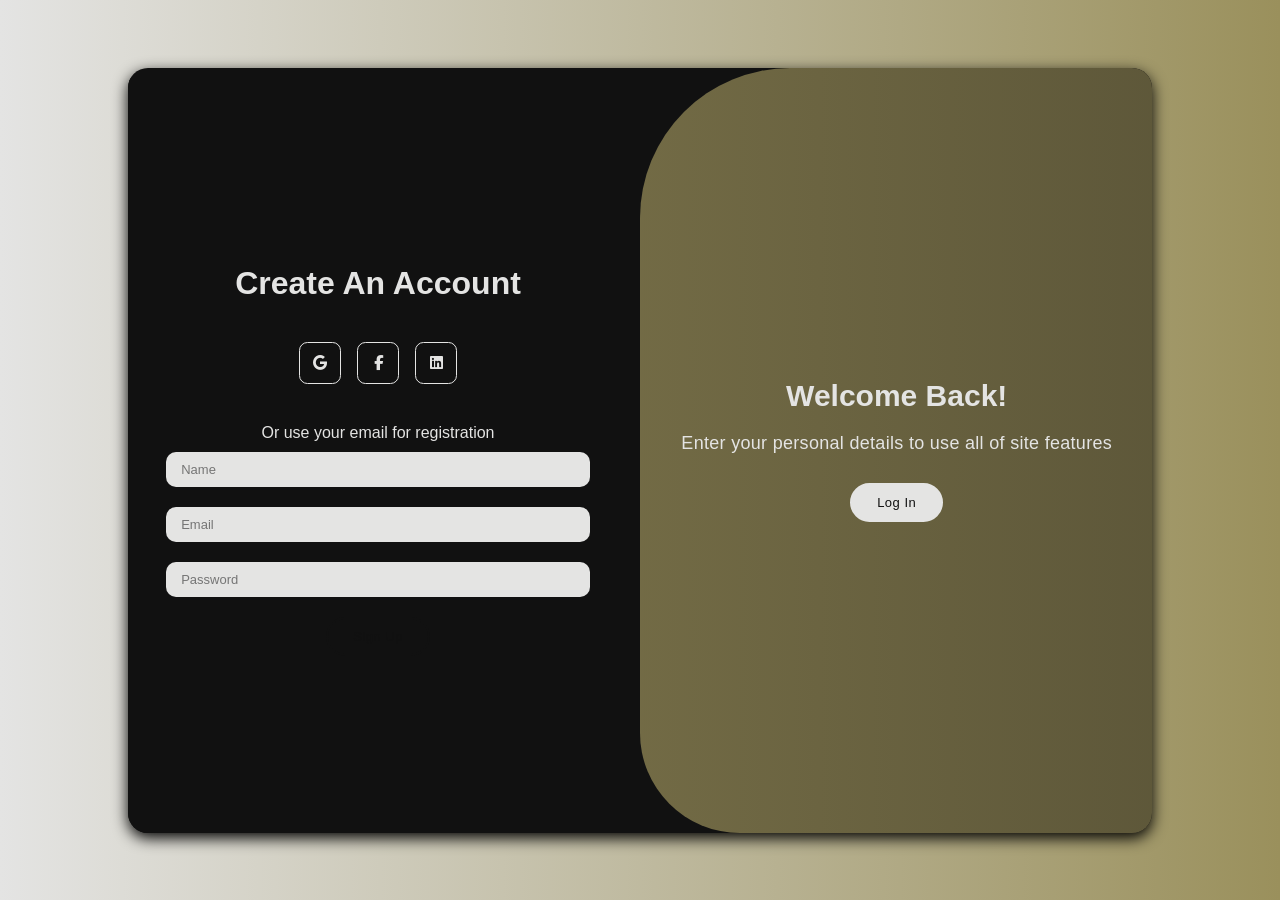
<file: sign.html>
<!DOCTYPE html>
<html lang="en">
<head>
    <meta charset="UTF-8">
    <meta name="viewport" content="width=device-width, initial-scale=1.0">
 
 
    <link  rel="stylesheet" href="Css/style.css" >   
    <link  rel="stylesheet" href="Css/sign-Merah-allae.css" >

   
    <!-- link vers font-awesome -->
    <link rel="stylesheet" href="https://cdnjs.cloudflare.com/ajax/libs/font-awesome/6.5.2/css/all.min.css" 
    integrity="sha512-SnH5WK+bZxgPHs44uWIX+LLJAJ9/2PkPKZ5QiAj6Ta86w+fsb2TkcmfRyVX3pBnMFcV7oQPJkl9QevSCWr3W6A==" 
    crossorigin="anonymous" referrerpolicy="no-referrer" />
    <!--Link vers la police de google fonts -->
    <link rel="preconnect" href="https://fonts.googleapis.com">
    <link rel="preconnect" href="https://fonts.gstatic.com" crossorigin>
  
    <title>El Mizen-Login page</title>
</head>
<body id="Body">
 
<div class="container"  id="container">

        <div class="form-container sign-in">
            <form>
                <h1>Create An Account</h1>
                <div class="social-icons">
                    <div class="social-icons">
                        <a href=""><i class="fa-brands fa-google"></i></a>
                        <a href=""><i class="fa-brands fa-facebook-f"></i></a>
                        <a href=""><i class="fa-brands fa-linkedin"></i></a>
                    </div>
                </div>
                <span>Or use your email for registration</span>
            
                <input type="text" placeholder="Name">
                <input type="email" placeholder="Email">
                <input type="password" placeholder="Password">
                <button>Sign Up</button>
            </form>
        </div>


        <div class="form-container sign-up">
            <form>
                <h1>Log in</h1>
                <div class="social-icons">
                    <a href=""><i class="fa-brands fa-google"></i></a>
                    <a href=""><i class="fa-brands fa-facebook-f"></i></a>
                    <a href=""><i class="fa-brands fa-linkedin"></i></a>
                </div>
                <span>Or use your email to log in</span>
           
                <input type="email" placeholder="Email">
                <input type="password" placeholder="Password">
                <a href="" >Forgot Your Password?</a>
                <button>Log In</button>
            </form>
        </div>


        <div class="toggle-container">
            <div class="toggle">

                <div class="toggle-panel toggle-right">
                    <h1> Welcome Back!</h1>
                    <p> Enter your personal details to use all of site features</p>
                    <button class="hidden" id="register" >Log In</button>
                </div>

                <div class="toggle-panel toggle-left">
                    <h1>Registration opens the door <br> a personalized experience.</h1>
                    <p> Enter your personal details to use all of site features</p>
                    <button class="hidden"  id="login"  >Sign In</button>
                </div>
            </div>    
        </div>
</div>


    <script src="script.js">
        
    </script>
</body>
</html>
</file>
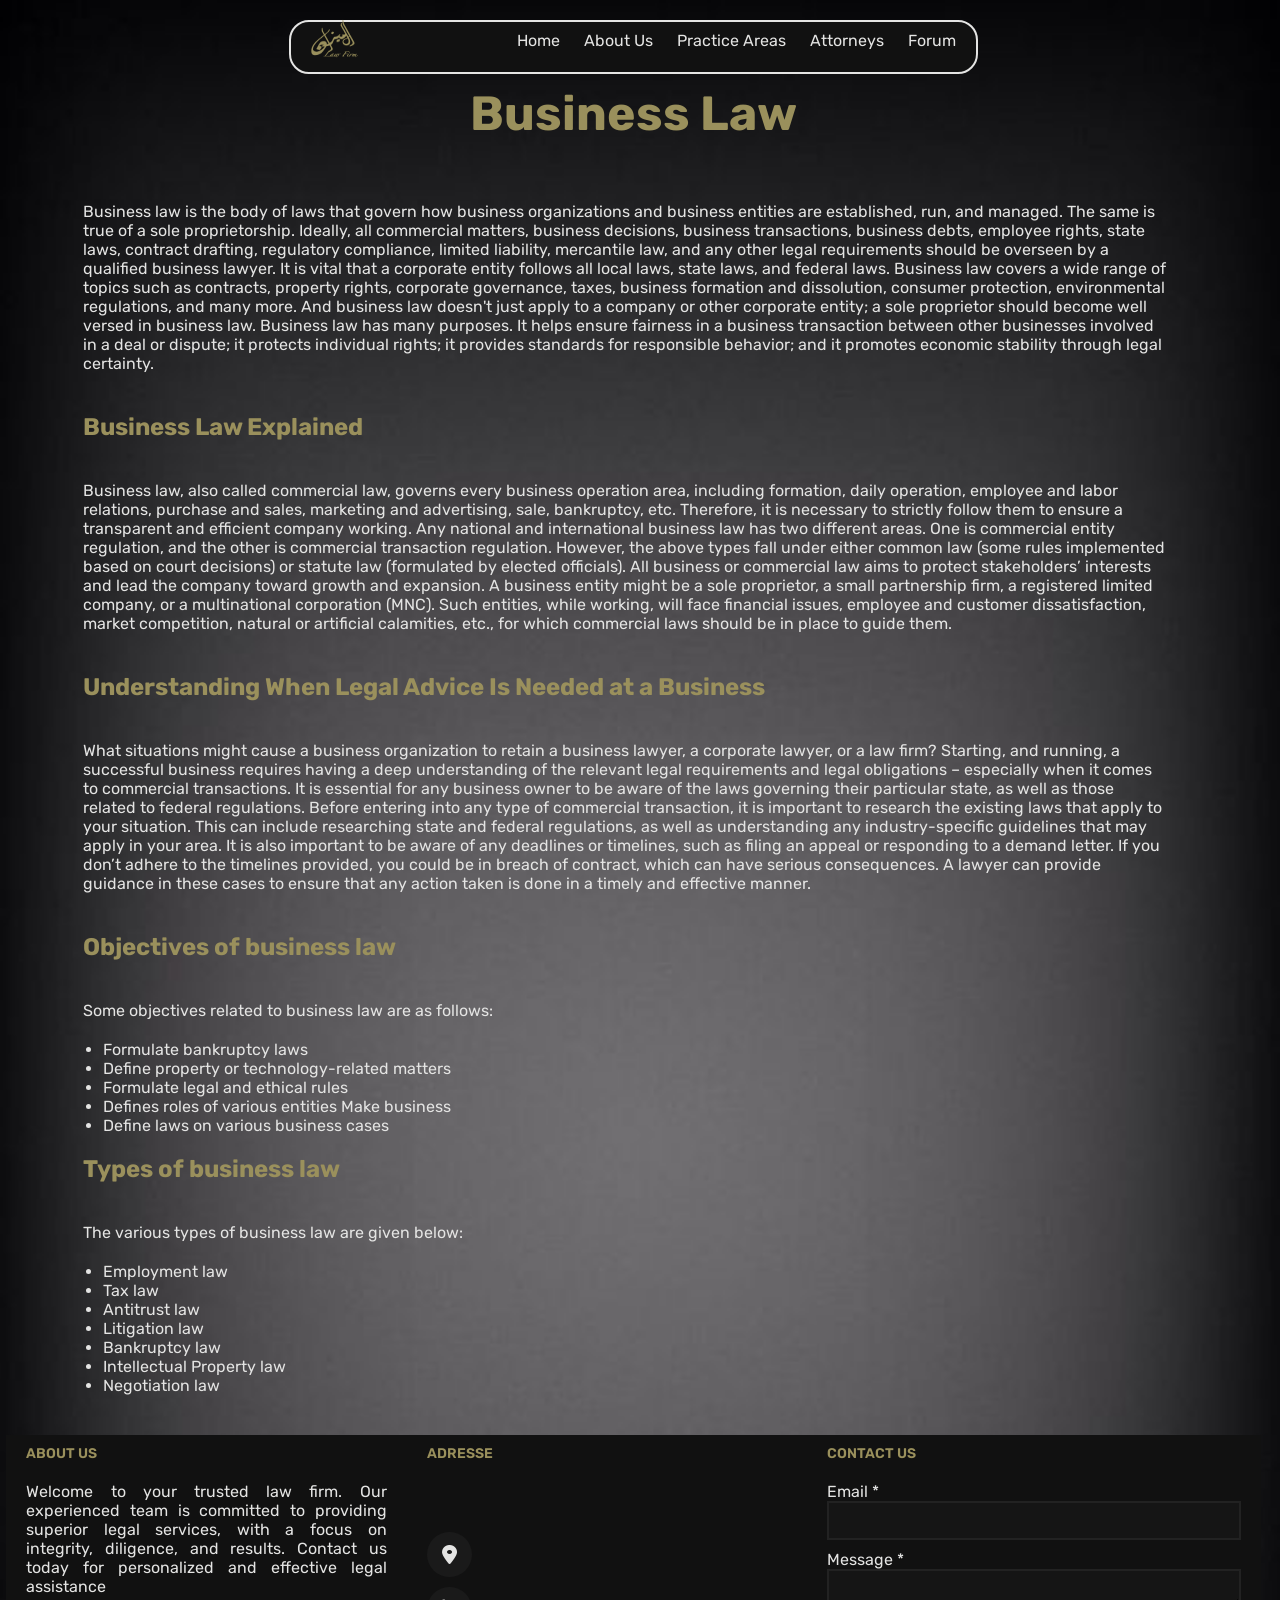
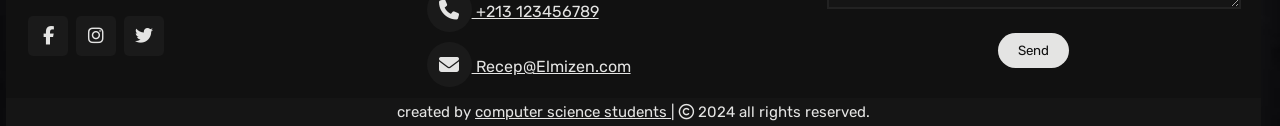
<file: areas/Business.html>
<!DOCTYPE html>
<html>
<head>
        <meta charset="UTF-8">

        <!--Link vers la police de google fonts -->
        <link rel="preconnect" href="https://fonts.googleapis.com">
        <link rel="preconnect" href="https://fonts.gstatic.com" crossorigin>

        <!-- link vers font-awesome -->
        <link href="https://fonts.googleapis.com/css2?family=Rubik:ital,wght@0,300..900;1,300..900&display=swap" rel="stylesheet">
        <link rel="stylesheet" href="https://cdnjs.cloudflare.com/ajax/libs/font-awesome/6.5.1/css/all.min.css" integrity="sha512-DTOQO9RWCH3ppGqcWaEA1BIZOC6xxalwEsw9c2QQeAIftl+Vegovlnee1c9QX4TctnWMn13TZye+giMm8e2LwA==" crossorigin="anonymous" referrerpolicy="no-referrer" />
    
        <title>EL MIZEN-Business Law</title>
        
        <link rel="stylesheet" type="text/css"href="../Css/Rebbou-Benberber-Ranime.css">
        <link rel="stylesheet" type="text/css"href="../Css/style.css">
        <link rel="stylesheet" href="../Css/responsive.css">

</head>
<body class="AreaN">

    <header class="menu">
        <nav>
            <img src="../image/elmizenLogo.png" id="logo">
            <div class="hyper-text">

                <a href="../index.html#Home">Home</a>
                <a href="../index.html#About-Us">About Us</a>
                <a href="../index.html#Area">Practice Areas</a>
                <a href="../index.html#Lawyers" >Attorneys</a>
                <a href="../index.html#Articles">Forum</a>

            </div>
        </nav>
    </header>
    <h1 style="color:rgb(154, 144, 92);text-align: center; font-size: 3rem; margin-top: 85px ;">Business Law</h1>
    <div class="text-area">
        
            <p  style="color:rgb(228, 228, 227);" >
            Business law is the body of laws that govern how business organizations and business entities are established, run, and managed. The same is true of a sole proprietorship. Ideally, all commercial matters, business decisions, business transactions, business debts, employee rights, state laws, contract drafting, regulatory compliance, limited liability, mercantile law, and any other legal requirements should be overseen by a qualified business lawyer. It is vital that a corporate entity follows all local laws, state laws, and federal laws.

        Business law covers a wide range of topics such as contracts, property rights, corporate governance, taxes, business formation and dissolution, consumer protection, environmental regulations, and many more. And business law doesn't just apply to a company or other corporate entity; a sole proprietor should become well versed in business law.

        Business law has many purposes. It helps ensure fairness in a business transaction between other businesses involved in a deal or dispute; it protects individual rights; it provides standards for responsible behavior; and it promotes economic stability through legal certainty.</p>

            <h2>Business Law Explained</h2>
            <p style="color:rgb(228, 228, 227);" >
        Business law, also called commercial law, governs every business operation area, including formation, daily operation, employee and labor relations, purchase and sales, marketing and advertising, sale, bankruptcy, etc. Therefore, it is necessary to strictly follow them to ensure a transparent and efficient company working.

        Any national and international business law has two different areas. One is commercial entity regulation, and the other is commercial transaction regulation. However, the above types fall under either common law (some rules implemented based on court decisions) or statute law (formulated by elected officials). All business or commercial law aims to protect stakeholders’ interests and lead the company toward growth and expansion.

        A business entity might be a sole proprietor, a small partnership firm, a registered limited company, or a multinational corporation (MNC). Such entities, while working, will face financial issues, employee and customer dissatisfaction, market competition, natural or artificial calamities, etc., for which commercial laws should be in place to guide them.</p>
        <h2>Understanding When Legal Advice Is Needed at a Business</h2>
        <p  style="color:rgb(228, 228, 227);;" >
        What situations might cause a business organization to retain a business lawyer, a corporate lawyer, or a law firm? Starting, and running, a successful business requires having a deep understanding of the relevant legal requirements and legal obligations – especially when it comes to commercial transactions. It is essential for any business owner to be aware of the laws governing their particular state, as well as those related to federal regulations.

        Before entering into any type of commercial transaction, it is important to research the existing laws that apply to your situation. This can include researching state and federal regulations, as well as understanding any industry-specific guidelines that may apply in your area.

        It is also important to be aware of any deadlines or timelines, such as filing an appeal or responding to a demand letter. If you don’t adhere to the timelines provided, you could be in breach of contract, which can have serious consequences. A lawyer can provide guidance in these cases to ensure that any action taken is done in a timely and effective manner.</p>

        <h2>Objectives of business law</h2>
        <p style="color:rgb(228, 228, 227);;" >
        Some objectives related to business law are as follows:</p>

        <ul>
            <li>Formulate bankruptcy laws</li>
            <li>Define property or technology-related matters </li>
            <li>Formulate legal and ethical rules  </li>
            <li>Defines roles of various entities Make business</li>
            <li>Define laws on various business cases    </li>
        </ul>

        <h2>Types of business law</h2>
        <p style="color:rgb(228, 228, 227);" >
        The various types of business law are given below:</p>

        <ul>
            <li>Employment law</li>
            <li>Tax law</li>
            <li>Antitrust law</li>
            <li>Litigation law</li>
            <li>Bankruptcy law</li>
            <li>Intellectual Property law</li>
            <li>Negotiation law</li>
        </ul>
   </div>

   <!-- **********Footer part- Belacel Safia********** -->
 <footer>
    <div class="mn">
        <div class="left b">
            <h2>About Us</h2>
            <div class="icon">
                <p>Welcome to your trusted law firm. Our experienced team is committed to providing superior legal services, with a focus on integrity, diligence, and results. Contact us today for personalized and effective legal assistance</p>
                <div class="résaux ">
                    <a href="https://www.facebook.com"><span class="fab fa-facebook-f"></span></a>
                    <a href="https://www.instagram.com"><span class="fab fa-instagram"></span></a>
                    <a href="https://twitter.com"><span class="fab fa-twitter"></span></a>
                </div>
            </div>
        </div>
        <div class="center b">
            <h2>Adresse</h2>
            <div class="icon">
                <div class="place">
                    <span class="fas fa-map-marker-alt"></span>
                    <span class="text">
                        <iframe src="https://www.google.com/maps/embed?pb=!1m14!1m12!1m3!1d3230.190489572453!2d0.0899692954925541!3d35.94230979308647!2m3!1f0!2f0!3f0!3m2!1i1024!2i768!4f13.1!5e0!3m2!1sfr!2sdz!4v1710561775179!5m2!1sfr!2sdz" width="200" height="80" style="border:0;" allowfullscreen="" loading="lazy" ></iframe>  
                    </span>
                </div>
                <div class="phone">
                    <span class="text">
                        <a href="tel:+231 123456789"><i class="fas fa-solid fa-phone"></i> +213 123456789</a>
                    </span>
                </div>
                <div class="email">

                    <span class="text"><a href="mailto: Recep@Elmizen.com"><i class="fas fa-envelope"></i> Recep@Elmizen.com</a></span>
                </div>
            </div>
        </div>
        <div class="right b">
            <h2>Contact us</h2>
            <div class="icon">
                <form contact="#">
                    <div class="email">
                        <div class="text">Email *</div>
                        <input type="email" required>
                    </div>
                    <div class="msg"> 
                        <div class="text">Message *</div> 
                        <textarea rows="2" cols="25" required></textarea>
                    </div>
                    <div class="button">
                        <center><button type="submit"> Send</button></center>   
                    </div>
                </form> 
            </div>
        </div>
    </div>
    <div class="copi">
        <center> 
            <span class="cr">created by <a href="#">  computer science students </a></span>|
            <span class="far fa-copyright"></span><span> 2024 all rights reserved.</span>
        </center>
    </div>
</footer>

</body>
</html>
</file>
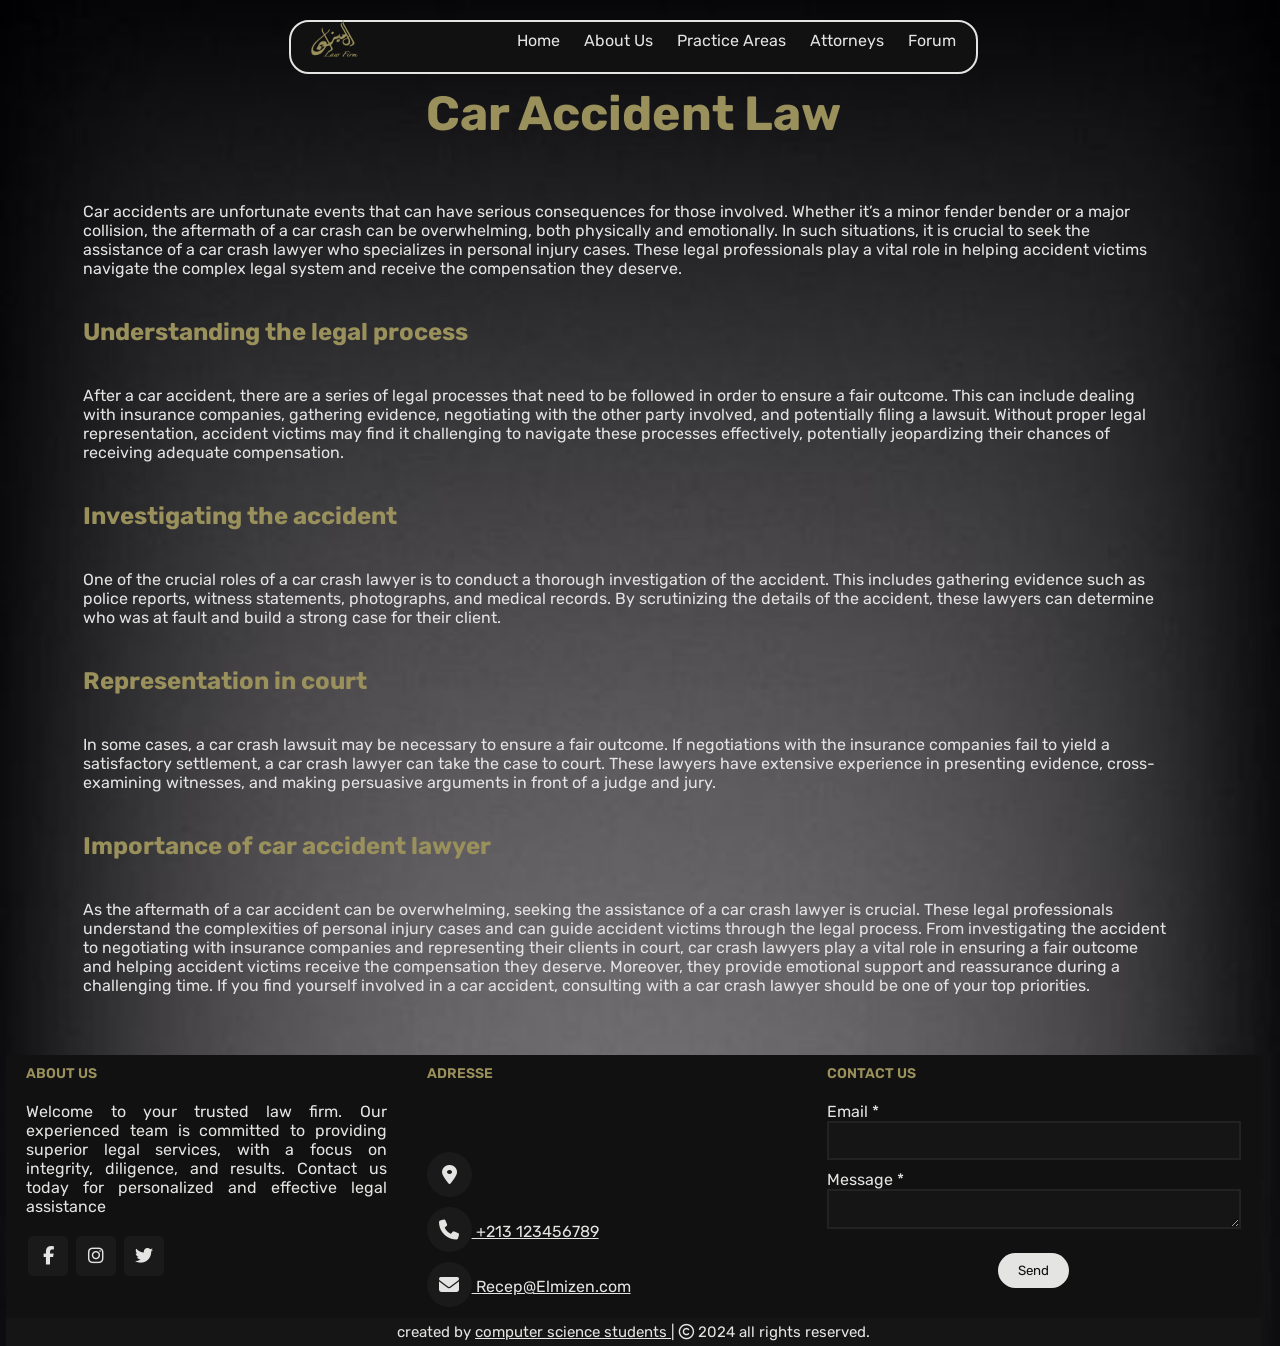
<file: areas/Car-Accident.html>
<!DOCTYPE html>
<html>
    <head>
        <meta charset="UTF-8">

        <!--Link vers la police de google fonts -->
        <link rel="preconnect" href="https://fonts.googleapis.com">
        <link rel="preconnect" href="https://fonts.gstatic.com" crossorigin>

        <!-- link vers font-awesome -->
        <link href="https://fonts.googleapis.com/css2?family=Rubik:ital,wght@0,300..900;1,300..900&display=swap" rel="stylesheet">
        <link rel="stylesheet" href="https://cdnjs.cloudflare.com/ajax/libs/font-awesome/6.5.1/css/all.min.css" integrity="sha512-DTOQO9RWCH3ppGqcWaEA1BIZOC6xxalwEsw9c2QQeAIftl+Vegovlnee1c9QX4TctnWMn13TZye+giMm8e2LwA==" crossorigin="anonymous" referrerpolicy="no-referrer" />
    
        <title>EL MIZEN-Car Accident</title>
        
        <link rel="stylesheet" type="text/css"href="../Css/Rebbou-Benberber-Ranime.css">
        <link rel="stylesheet" type="text/css"href="../Css/style.css">

</head>
<body class="AreaN">

    <header class="menu">
        <nav>
            <img src="../image/elmizenLogo.png" id="logo">
            <div class="hyper-text">

                <a href="../index.html#Home">Home</a>
                <a href="../index.html#About-Us">About Us</a>
                <a href="../index.html#Area">Practice Areas</a>
                <a href="../index.html#Lawyers" >Attorneys</a>
                <a href="../index.html#Articles">Forum</a>

            </div>
        </nav>
    </header>
    <h1 style="color:rgb(154, 144, 92);text-align: center; font-size: 3rem; margin-top: 85px ;">Car Accident Law</h1>
    <div class="text-area">
   
        <p  style="color:rgb(228, 228, 227);" >
        Car accidents are unfortunate events that can have serious consequences for those involved. Whether it’s a minor fender bender or a major collision, the aftermath of a car crash can be overwhelming, both physically and emotionally. In such situations, it is crucial to seek the assistance of a car crash lawyer who specializes in personal injury cases. These legal professionals play a vital role in helping accident victims navigate the complex legal system and receive the compensation they deserve.</p>

        <h2>Understanding the legal process</h2>
        <p  style="color:rgb(228, 228, 227);" >
        After a car accident, there are a series of legal processes that need to be followed in order to ensure a fair outcome. This can include dealing with insurance companies, gathering evidence, negotiating with the other party involved, and potentially filing a lawsuit. Without proper legal representation, accident victims may find it challenging to navigate these processes effectively, potentially jeopardizing their chances of receiving adequate compensation.</p>

        <h2> Investigating the accident</h2>
        <p  style="color:rgb(228, 228, 227);" >
        One of the crucial roles of a car crash lawyer is to conduct a thorough investigation of the accident. This includes gathering evidence such as police reports, witness statements, photographs, and medical records. By scrutinizing the details of the accident, these lawyers can determine who was at fault and build a strong case for their client.</p>

        <h2>Representation in court</h2>
        <p  style="color:rgb(228, 228, 227);" >
        In some cases, a car crash lawsuit may be necessary to ensure a fair outcome. If negotiations with the insurance companies fail to yield a satisfactory settlement, a car crash lawyer can take the case to court. These lawyers have extensive experience in presenting evidence, cross-examining witnesses, and making persuasive arguments in front of a judge and jury.</p>

        <h2> Importance of  car accident lawyer </h2>
        <p  style="color:rgb(228, 228, 227);" >
        As the aftermath of a car accident can be overwhelming, seeking the assistance of a car crash lawyer is crucial. These legal professionals understand the complexities of personal injury cases and can guide accident victims through the legal process. From investigating the accident to negotiating with insurance companies and representing their clients in court, car crash lawyers play a vital role in ensuring a fair outcome and helping accident victims receive the compensation they deserve. Moreover, they provide emotional support and reassurance during a challenging time. If you find yourself involved in a car accident, consulting with a car crash lawyer should be one of your top priorities.</p>
    </div>
<footer>
    <div class="mn">
        <div class="left b">
            <h2>About Us</h2>
            <div class="icon">
                <p>Welcome to your trusted law firm. Our experienced team is committed to providing superior legal services, with a focus on integrity, diligence, and results. Contact us today for personalized and effective legal assistance</p>
                <div class="résaux ">
                    <a href="https://www.facebook.com"><span class="fab fa-facebook-f"></span></a>
                    <a href="https://www.instagram.com"><span class="fab fa-instagram"></span></a>
                    <a href="https://twitter.com"><span class="fab fa-twitter"></span></a>
                </div>
            </div>
        </div>
        <div class="center b">
            <h2>Adresse</h2>
            <div class="icon">
                <div class="place">
                    <span class="fas fa-map-marker-alt"></span>
                    <span class="text">
                        <iframe src="https://www.google.com/maps/embed?pb=!1m14!1m12!1m3!1d3230.190489572453!2d0.0899692954925541!3d35.94230979308647!2m3!1f0!2f0!3f0!3m2!1i1024!2i768!4f13.1!5e0!3m2!1sfr!2sdz!4v1710561775179!5m2!1sfr!2sdz" width="200" height="80" style="border:0;" allowfullscreen="" loading="lazy" ></iframe>  
                    </span>
                </div>
                <div class="phone">
                    <span class="text">
                        <a href="tel:+231 123456789"><i class="fas fa-solid fa-phone"></i> +213 123456789</a>
                    </span>
                </div>
                <div class="email">

                    <span class="text"><a href="mailto: Recep@Elmizen.com"><i class="fas fa-envelope"></i> Recep@Elmizen.com</a></span>
                </div>
            </div>
        </div>
        <div class="right b">
            <h2>Contact us</h2>
            <div class="icon">
                <form contact="#">
                    <div class="email">
                        <div class="text">Email *</div>
                        <input type="email" required>
                    </div>
                    <div class="msg"> 
                        <div class="text">Message *</div> 
                        <textarea rows="2" cols="25" required></textarea>
                    </div>
                    <div class="button">
                        <center><button type="submit"> Send</button></center>   
                    </div>
                </form> 
            </div>
        </div>
    </div>
    <div class="copi">
        <center> 
            <span class="cr">created by <a href="#">  computer science students </a></span>|
            <span class="far fa-copyright"></span><span> 2024 all rights reserved.</span>
        </center>
    </div>
</footer>
</body>
</html>
</file>
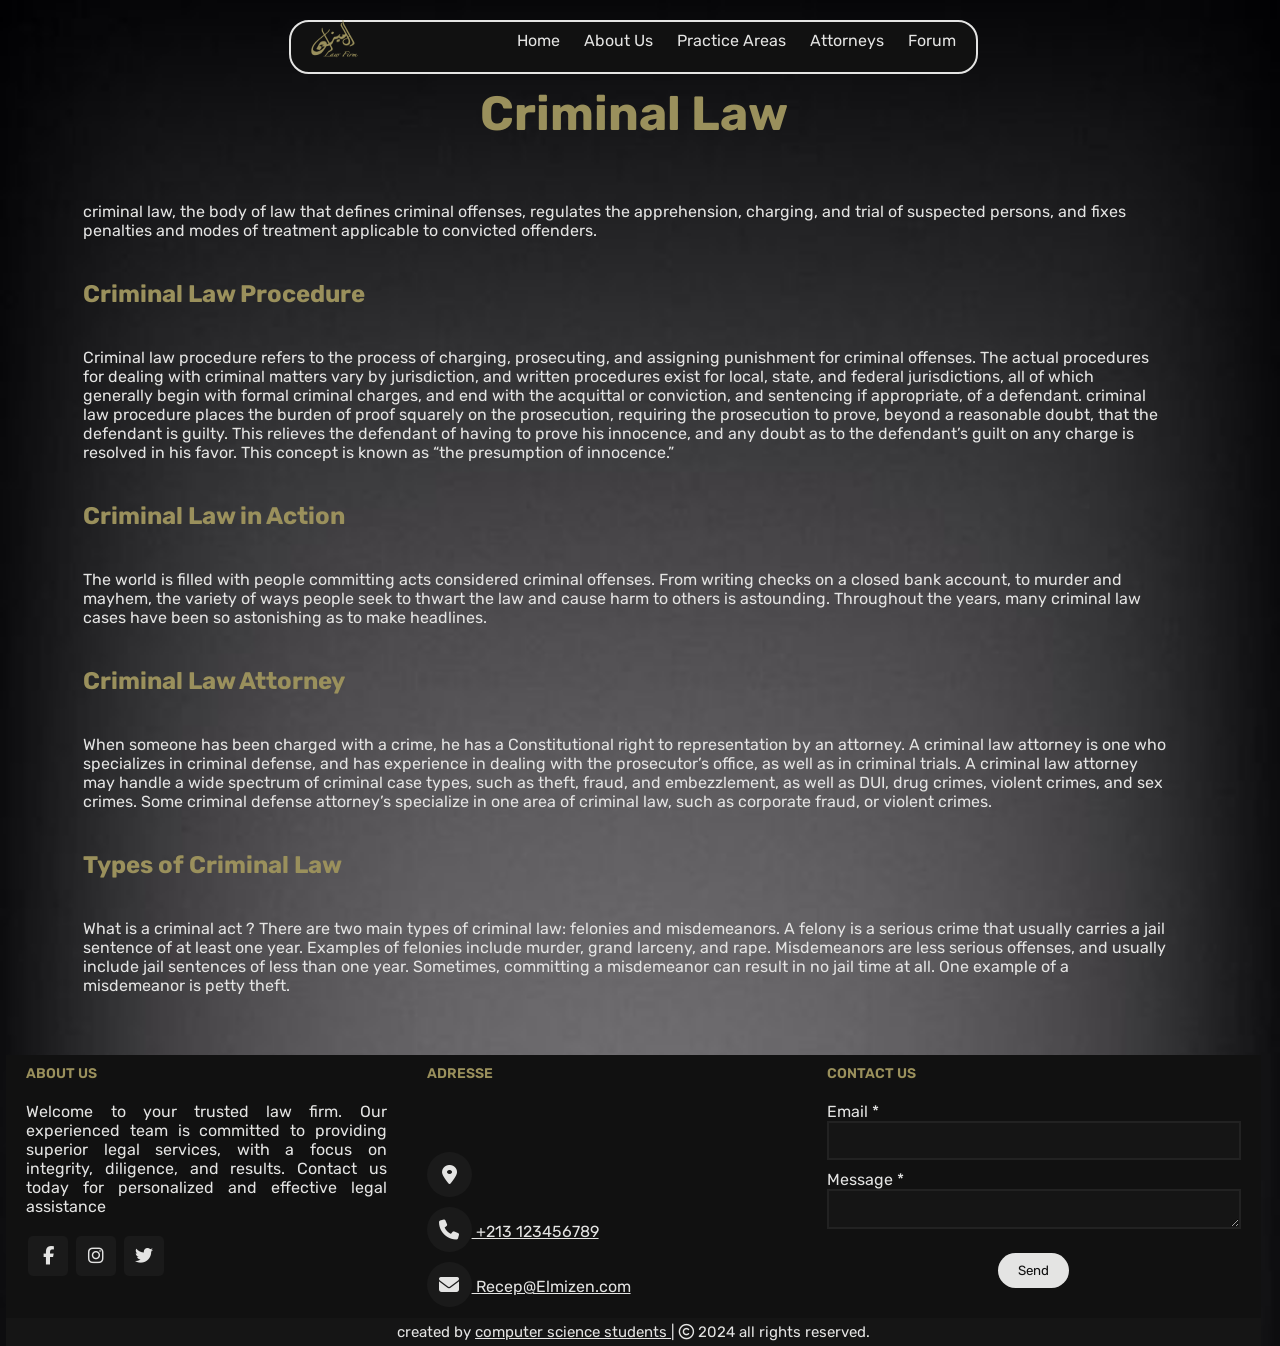
<file: areas/criminal.html>
<!DOCTYPE html>
<html>
<head>
    <head>
        <meta charset="UTF-8">

        <!--Link vers la police de google fonts -->
        <link rel="preconnect" href="https://fonts.googleapis.com">
        <link rel="preconnect" href="https://fonts.gstatic.com" crossorigin>

        <!-- link vers font-awesome -->
        <link href="https://fonts.googleapis.com/css2?family=Rubik:ital,wght@0,300..900;1,300..900&display=swap" rel="stylesheet">
        <link rel="stylesheet" href="https://cdnjs.cloudflare.com/ajax/libs/font-awesome/6.5.1/css/all.min.css" integrity="sha512-DTOQO9RWCH3ppGqcWaEA1BIZOC6xxalwEsw9c2QQeAIftl+Vegovlnee1c9QX4TctnWMn13TZye+giMm8e2LwA==" crossorigin="anonymous" referrerpolicy="no-referrer" />
    
        <title>EL MIZEN-Criminal Law</title>
        
        <link rel="stylesheet" type="text/css"href="../Css/Rebbou-Benberber-Ranime.css">
        <link rel="stylesheet" type="text/css"href="../Css/style.css">

</head>
<body class="AreaN">

    <header class="menu">
        <nav>
            <img src="../image/elmizenLogo.png" id="logo">
            <div class="hyper-text">

                <a href="../index.html#Home">Home</a>
                <a href="../index.html#About-Us">About Us</a>
                <a href="../index.html#Area">Practice Areas</a>
                <a href="../index.html#Lawyers" >Attorneys</a>
                <a href="../index.html#Articles">Forum</a>

            </div>
        </nav>
    </header>

    <h1 style="color:rgb(154, 144, 92);text-align: center; font-size: 3rem; margin-top: 85px ;"> Criminal Law </h1>
      
    <div class="text-area">
        <p style="color:rgb(228, 228, 227);">
        criminal law, the body of law that defines criminal offenses, regulates the apprehension, charging, and trial of suspected persons, and fixes penalties and modes of treatment applicable to convicted offenders.</p>
        <h2>Criminal Law Procedure</h2>
        <p style="color:rgb(228, 228, 227);">
        Criminal law procedure refers to the process of charging, prosecuting, and assigning punishment for criminal offenses. The actual procedures for dealing with criminal matters vary by jurisdiction, and written procedures exist for local, state, and federal jurisdictions, all of which generally begin with formal criminal charges, and end with the acquittal or conviction, and sentencing if appropriate, of a defendant.
        criminal law procedure places the burden of proof squarely on the prosecution, requiring the prosecution to prove, beyond a reasonable doubt, that the defendant is guilty. This relieves the defendant of having to prove his innocence, and any doubt as to the defendant’s guilt on any charge is resolved in his favor. This concept is known as “the presumption of innocence.”</p>


        <h2> Criminal Law in Action</h2>
        <p style="color:rgb(228, 228, 227);">
        The world is filled with people committing acts considered criminal offenses. From writing checks on a closed bank account, to murder and mayhem, the variety of ways people seek to thwart the law and cause harm to others is astounding. Throughout the years, many criminal law cases have been so astonishing as to make headlines.</p>

        <h2>Criminal Law Attorney</h2>
        <p style="color:rgb(228, 228, 227);">
        When someone has been charged with a crime, he has a Constitutional right to representation by an attorney. A criminal law attorney is one who specializes in criminal defense, and has experience in dealing with the prosecutor’s office, as well as in criminal trials. A criminal law attorney may handle a wide spectrum of criminal case types, such as theft, fraud, and embezzlement, as well as DUI, drug crimes, violent crimes, and sex crimes. Some criminal defense attorney’s specialize in one area of criminal law, such as corporate fraud, or violent crimes.</p>

        <h2>Types of Criminal Law</h2>
        <p style="color:rgb(228, 228, 227);">What is a criminal act ? There are two main types of criminal law: felonies and misdemeanors. A felony is a serious crime that usually carries a jail sentence of at least one year. Examples of felonies include murder, grand larceny, and rape. Misdemeanors are less serious offenses, and usually include jail sentences of less than one year. Sometimes, committing a misdemeanor can result in no jail time at all. One example of a misdemeanor is petty theft.</p>
    </div>
    <footer>
        <div class="mn">
            <div class="left b">
                <h2>About Us</h2>
                <div class="icon">
                    <p>Welcome to your trusted law firm. Our experienced team is committed to providing superior legal services, with a focus on integrity, diligence, and results. Contact us today for personalized and effective legal assistance</p>
                    <div class="résaux ">
                        <a href="https://www.facebook.com"><span class="fab fa-facebook-f"></span></a>
                        <a href="https://www.instagram.com"><span class="fab fa-instagram"></span></a>
                        <a href="https://twitter.com"><span class="fab fa-twitter"></span></a>
                    </div>
                </div>
            </div>
            <div class="center b">
                <h2>Adresse</h2>
                <div class="icon">
                    <div class="place">
                        <span class="fas fa-map-marker-alt"></span>
                        <span class="text">
                            <iframe src="https://www.google.com/maps/embed?pb=!1m14!1m12!1m3!1d3230.190489572453!2d0.0899692954925541!3d35.94230979308647!2m3!1f0!2f0!3f0!3m2!1i1024!2i768!4f13.1!5e0!3m2!1sfr!2sdz!4v1710561775179!5m2!1sfr!2sdz" width="200" height="80" style="border:0;" allowfullscreen="" loading="lazy" ></iframe>  
                        </span>
                    </div>
                    <div class="phone">
                        <span class="text">
                            <a href="tel:+231 123456789"><i class="fas fa-solid fa-phone"></i> +213 123456789</a>
                        </span>
                    </div>
                    <div class="email">
    
                        <span class="text"><a href="mailto: Recep@Elmizen.com"><i class="fas fa-envelope"></i> Recep@Elmizen.com</a></span>
                    </div>
                </div>
            </div>
            <div class="right b">
                <h2>Contact us</h2>
                <div class="icon">
                    <form contact="#">
                        <div class="email">
                            <div class="text">Email *</div>
                            <input type="email" required>
                        </div>
                        <div class="msg"> 
                            <div class="text">Message *</div> 
                            <textarea rows="2" cols="25" required></textarea>
                        </div>
                        <div class="button">
                            <center><button type="submit"> Send</button></center>   
                        </div>
                    </form> 
                </div>
            </div>
        </div>
        <div class="copi">
            <center> 
                <span class="cr">created by <a href="#">  computer science students </a></span>|
                <span class="far fa-copyright"></span><span> 2024 all rights reserved.</span>
            </center>
        </div>
    </footer>
</body>
</html>
</file>
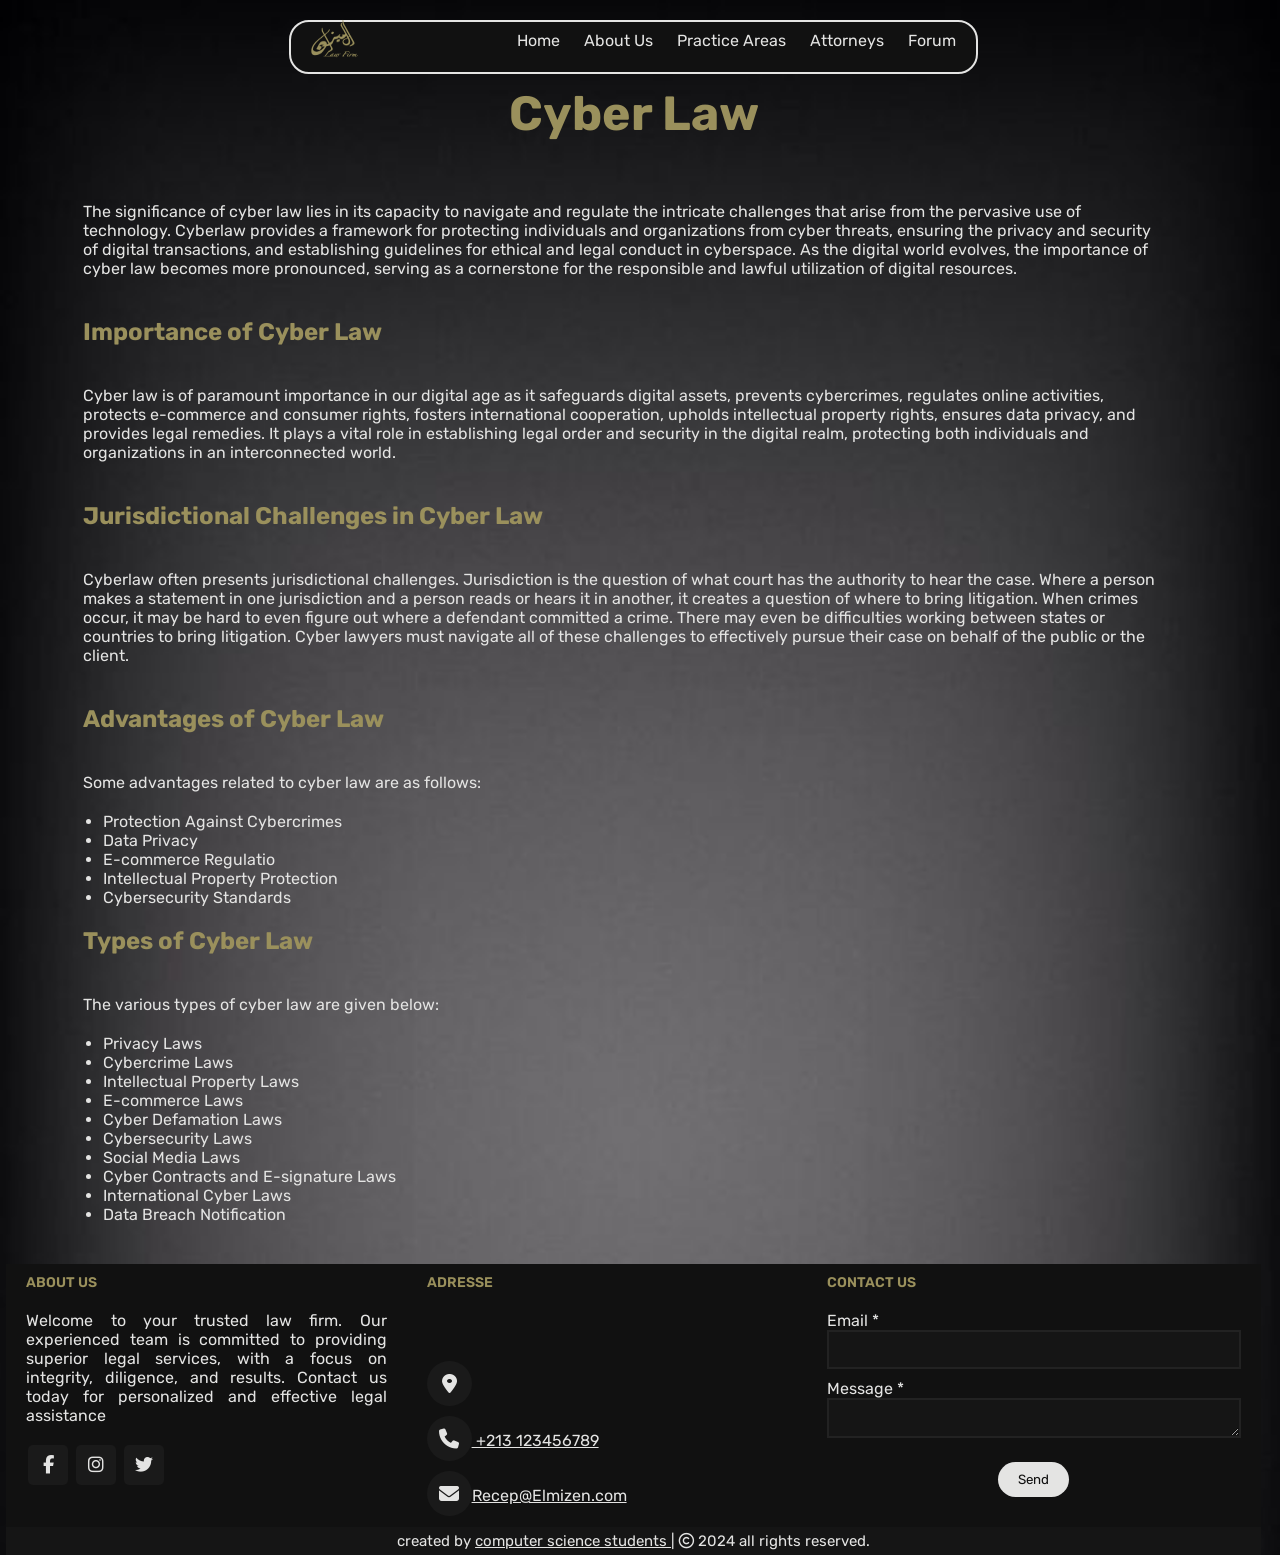
<file: areas/Cyber.html>
<!DOCTYPE html>
<html>
    <head>
        <meta charset="UTF-8">

        <!--Link vers la police de google fonts -->
        <link rel="preconnect" href="https://fonts.googleapis.com">
        <link rel="preconnect" href="https://fonts.gstatic.com" crossorigin>

        <!-- link vers font-awesome -->
        <link href="https://fonts.googleapis.com/css2?family=Rubik:ital,wght@0,300..900;1,300..900&display=swap" rel="stylesheet">
        <link rel="stylesheet" href="https://cdnjs.cloudflare.com/ajax/libs/font-awesome/6.5.1/css/all.min.css" integrity="sha512-DTOQO9RWCH3ppGqcWaEA1BIZOC6xxalwEsw9c2QQeAIftl+Vegovlnee1c9QX4TctnWMn13TZye+giMm8e2LwA==" crossorigin="anonymous" referrerpolicy="no-referrer" />
    
        <title>EL MIZEN- Cyber law</title>
        
        <link rel="stylesheet" type="text/css"href="../Css/Rebbou-Benberber-Ranime.css">
        <link rel="stylesheet" type="text/css"href="../Css/style.css">

</head>
<body class="AreaN">

    <header class="menu">
        <nav>
            <img src="../image/elmizenLogo.png" id="logo">
            <div class="hyper-text">

                <a href="../index.html#Home">Home</a>
                <a href="../index.html#About-Us">About Us</a>
                <a href="../index.html#Area">Practice Areas</a>
                <a href="../index.html#Lawyers" >Attorneys</a>
                <a href="../index.html#Articles">Forum</a>

            </div>
        </nav>
    </header>
    <h1 style="color:rgb(154, 144, 92);text-align: center; font-size: 3rem; margin-top: 85px ;"> Cyber Law </h1>
    <div class="text-area">
    <p style="color:rgb(228, 228, 227);;">
    The significance of cyber law lies in its capacity to navigate and regulate the intricate challenges that arise from the pervasive use of technology. Cyberlaw provides a framework for protecting individuals and organizations from cyber threats, ensuring the privacy and security of digital transactions, and establishing guidelines for ethical and legal conduct in cyberspace. As the digital world evolves, the importance of cyber law becomes more pronounced, serving as a cornerstone for the responsible and lawful utilization of digital resources. </p>

    <h2>Importance of Cyber Law</h2>
    
    <p style="color:rgb(228, 228, 227);;">Cyber law is of paramount importance in our digital age as it safeguards digital assets, prevents cybercrimes, regulates online activities, protects e-commerce and consumer rights, fosters international cooperation, upholds intellectual property rights, ensures data privacy, and provides legal remedies. It plays a vital role in establishing legal order and security in the digital realm, protecting both individuals and organizations in an interconnected world.</p>

    <h2>Jurisdictional Challenges in Cyber Law</h2>

  <p style="color:rgb(228, 228, 227);;">
    Cyberlaw often presents jurisdictional challenges.
    Jurisdiction is the question of what court has the authority to hear the case.
    Where a person makes a statement in one jurisdiction and a person reads or hears it in another, it creates a question of where to bring litigation.
    When crimes occur, it may be hard to even figure out where a defendant committed a crime.
    There may even be difficulties working between states or countries to bring litigation.
    Cyber lawyers must navigate all of these challenges to effectively pursue their case on behalf of the public or the client.</p>

    <h2>Advantages of Cyber Law</h2>
  <p style="color:rgb(228, 228, 227);;" >
    Some advantages related to cyber law are as follows:</p>

    <ul>
      <li>Protection Against Cybercrimes</li>
      <li>Data Privacy</li>
      <li>E-commerce Regulatio</li>
      <li>Intellectual Property Protection</li>
      <li>Cybersecurity Standards</li>
      </ul>
  
  <h2>Types of Cyber Law</h2>
  <p style="color:rgb(228, 228, 227);;" >
    The various types of cyber law are given below:</p>

    <ul>
      <li>Privacy Laws</li>
      <li>Cybercrime Laws</li>
      <li>Intellectual Property Laws</li>
      <li>E-commerce Laws</li>
      <li>Cyber Defamation Laws</li>
      <li>Cybersecurity Laws</li>
      <li>Social Media Laws</li>
      <li>Cyber Contracts and E-signature Laws</li>
      <li>International Cyber Laws</li>
      <li>Data Breach Notification </li>
    </ul>
  </div>
  <footer>
    <div class="mn">
        <div class="left b">
            <h2>About Us</h2>
            <div class="icon">
                <p>Welcome to your trusted law firm. Our experienced team is committed to providing superior legal services, with a focus on integrity, diligence, and results. Contact us today for personalized and effective legal assistance</p>
                <div class="résaux ">
                    <a href="https://www.facebook.com"><span class="fab fa-facebook-f"></span></a>
                    <a href="https://www.instagram.com"><span class="fab fa-instagram"></span></a>
                    <a href="https://twitter.com"><span class="fab fa-twitter"></span></a>
                </div>
            </div>
        </div>
        <div class="center b">
            <h2>Adresse</h2>
            <div class="icon">
                <div class="place">
                    <span class="fas fa-map-marker-alt"></span>
                    <span class="text">
                        <iframe src="https://www.google.com/maps/embed?pb=!1m14!1m12!1m3!1d3230.190489572453!2d0.0899692954925541!3d35.94230979308647!2m3!1f0!2f0!3f0!3m2!1i1024!2i768!4f13.1!5e0!3m2!1sfr!2sdz!4v1710561775179!5m2!1sfr!2sdz" width="200" height="80" style="border:0;" allowfullscreen="" loading="lazy" ></iframe>  
                    </span>
                </div>
                <div class="phone">
                    <span class="text">
                        <a href="tel:+231 123456789"><i class="fas fa-solid fa-phone"></i> +213 123456789</a>
                    </span>
                </div>
                <div class="email">

                    <span class="text"><a href="mailto: Recep@Elmizen.com"><i class="fas fa-envelope"></i>Recep@Elmizen.com</a></span>
                </div>
            </div>
        </div>
        <div class="right b">
            <h2>Contact us</h2>
            <div class="icon">
                <form contact="#">
                    <div class="email">
                        <div class="text">Email *</div>
                        <input type="email" required>
                    </div>
                    <div class="msg"> 
                        <div class="text">Message *</div> 
                        <textarea rows="2" cols="25" required></textarea>
                    </div>
                    <div class="button">
                        <center><button type="submit"> Send</button></center>   
                    </div>
                </form> 
            </div>
        </div>
    </div>
    <div class="copi">
        <center> 
            <span class="cr">created by <a href="#">  computer science students </a></span>|
            <span class="far fa-copyright"></span><span> 2024 all rights reserved.</span>
        </center>
    </div>
</footer>
</body>
</html>
</file>
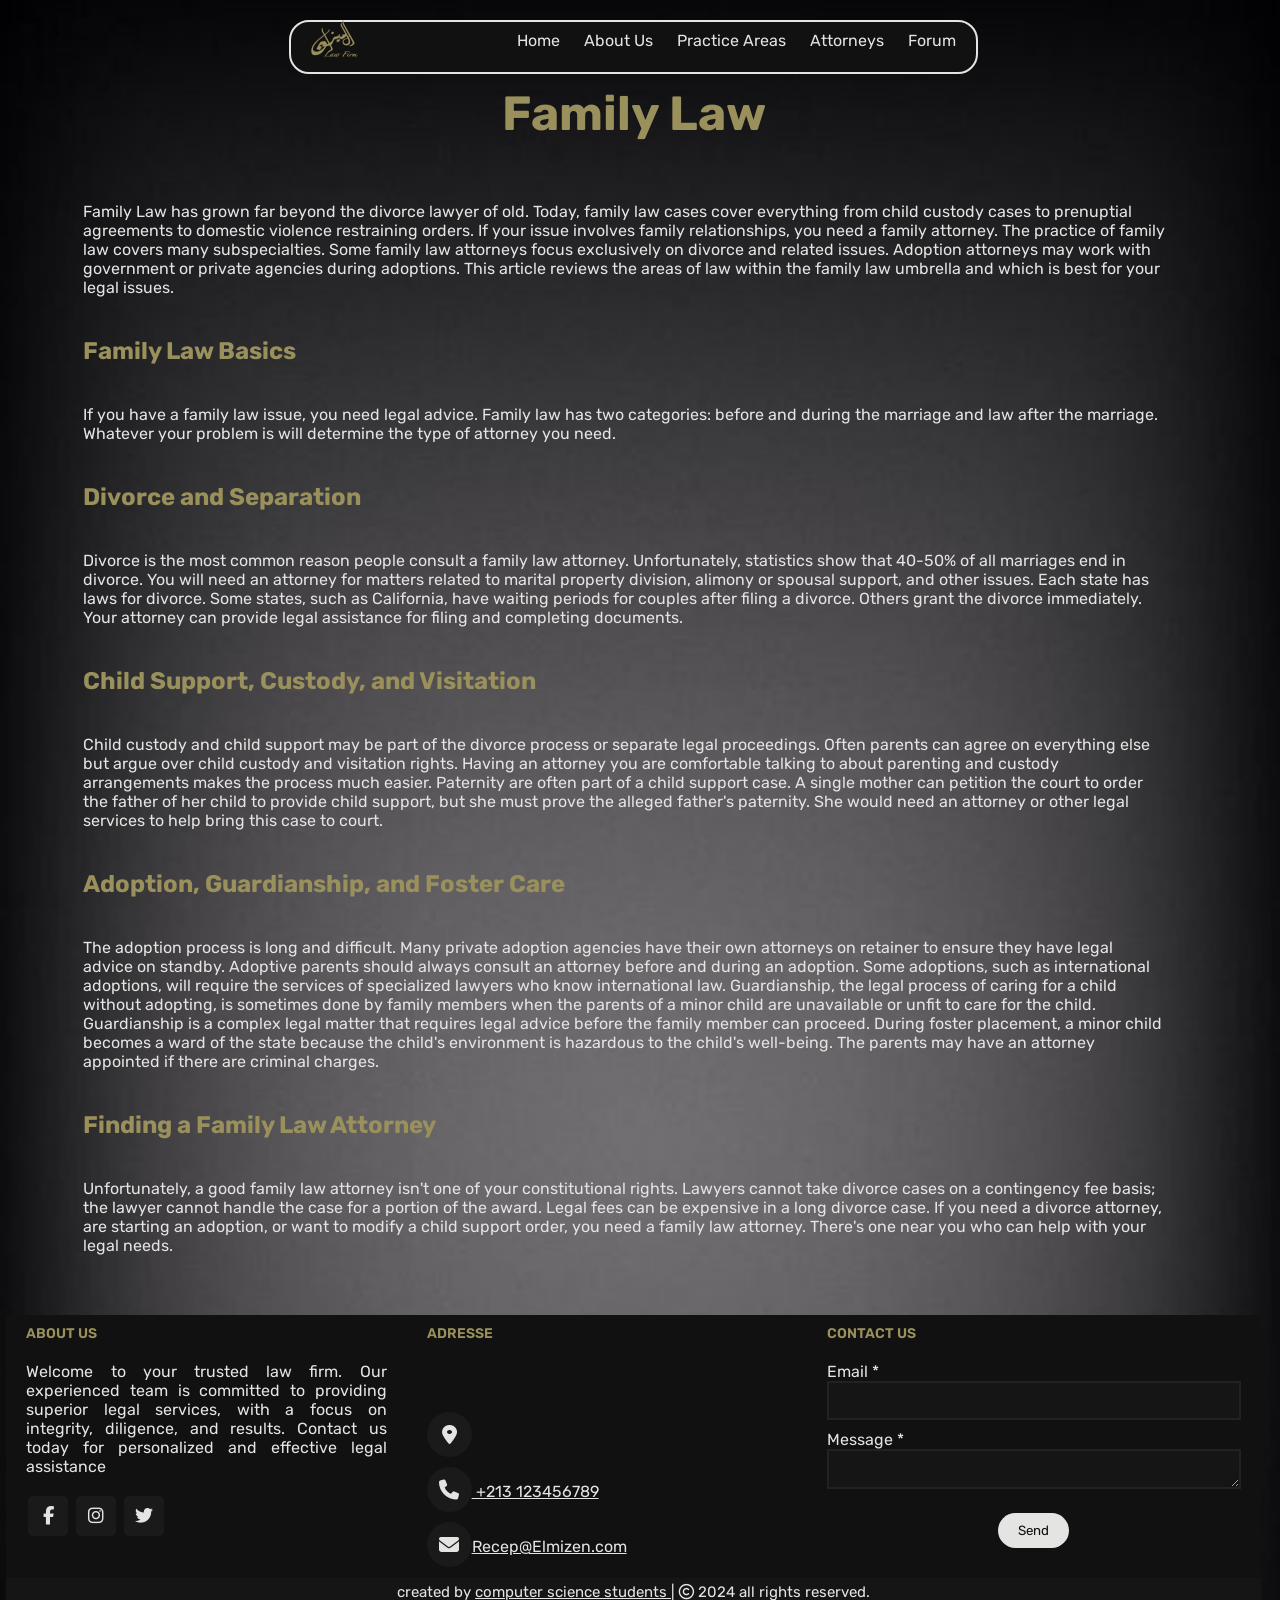
<file: areas/family.html>
<!DOCTYPE html>
<html>
    <head>
        <meta charset="UTF-8">

        <!--Link vers la police de google fonts -->
        <link rel="preconnect" href="https://fonts.googleapis.com">
        <link rel="preconnect" href="https://fonts.gstatic.com" crossorigin>

        <!-- link vers font-awesome -->
        <link href="https://fonts.googleapis.com/css2?family=Rubik:ital,wght@0,300..900;1,300..900&display=swap" rel="stylesheet">
        <link rel="stylesheet" href="https://cdnjs.cloudflare.com/ajax/libs/font-awesome/6.5.1/css/all.min.css" integrity="sha512-DTOQO9RWCH3ppGqcWaEA1BIZOC6xxalwEsw9c2QQeAIftl+Vegovlnee1c9QX4TctnWMn13TZye+giMm8e2LwA==" crossorigin="anonymous" referrerpolicy="no-referrer" />
    
        <title>EL MIZEN-Family Law</title>
        
        <link rel="stylesheet" type="text/css"href="../Css/Rebbou-Benberber-Ranime.css">
        <link rel="stylesheet" type="text/css"href="../Css/style.css">

</head>
<body class="AreaN">

    <header class="menu">
        <nav>
            <img src="../image/elmizenLogo.png" id="logo">
            <div class="hyper-text">

                <a href="../index.html#Home">Home</a>
                <a href="../index.html#About-Us">About Us</a>
                <a href="../index.html#Area">Practice Areas</a>
                <a href="../index.html#Lawyers" >Attorneys</a>
                <a href="../index.html#Articles">Forum</a>

            </div>
        </nav>
    </header>
    <center><h1 style="color:rgb(154, 144, 92);text-align: center; font-size: 3rem; margin-top: 85px ;"  >Family Law</h1></center>
    <div class="text-area">
   
<p style="color:rgb(228, 228, 227);" >
   Family Law has grown far beyond the divorce lawyer of old. Today, family law cases cover everything from child custody cases to prenuptial agreements to domestic violence restraining orders. If your issue involves family relationships, you need a family attorney.

   The practice of family law covers many subspecialties. Some family law attorneys focus exclusively on divorce and related issues. Adoption attorneys may work with government or private agencies during adoptions. This article reviews the areas of law within the family law umbrella and which is best for your legal issues.</p>

   <h2>Family Law Basics</h2>
   <p style="color:rgb(228, 228, 227);">If you have a family law issue, you need legal advice. Family law has two categories: before and during the marriage and law after the marriage. Whatever your problem is will determine the type of attorney you need.</p>

    <h2>  Divorce and Separation </h2>
   <p style="color:rgb(228, 228, 227);">Divorce is the most common reason people consult a family law attorney. Unfortunately, statistics show that 40-50% of all marriages end in divorce. You will need an attorney for matters related to marital property division, alimony or spousal support, and other issues.

   Each state has laws for divorce. Some states, such as California, have waiting periods for couples after filing a divorce. Others grant the divorce immediately. Your attorney can provide legal assistance for filing and completing documents.</p>

   <h2>Child Support, Custody, and Visitation</h2>
   <p style="color:rgb(228, 228, 227);">Child custody and child support may be part of the divorce process or separate legal proceedings. Often parents can agree on everything else but argue over child custody and visitation rights. Having an attorney you are comfortable talking to about parenting and custody arrangements makes the process much easier.

   Paternity are often part of a child support case. A single mother can petition the court to order the father of her child to provide child support, but she must prove the alleged father's paternity. She would need an attorney or other legal services to help bring this case to court.</p>

   <h2>Adoption, Guardianship, and Foster Care</h2>
   <p style="color:rgb(228, 228, 227);">The adoption process is long and difficult. Many private adoption agencies have their own attorneys on retainer to ensure they have legal advice on standby. Adoptive parents should always consult an attorney before and during an adoption. Some adoptions, such as international adoptions, will require the services of specialized lawyers who know international law.

   Guardianship, the legal process of caring for a child without adopting, is sometimes done by family members when the parents of a minor child are unavailable or unfit to care for the child. Guardianship is a complex legal matter that requires legal advice before the family member can proceed.

   During foster placement, a minor child becomes a ward of the state because the child's environment is hazardous to the child's well-being. The parents may have an attorney appointed if there are criminal charges.</p>

   <h2>Finding a Family Law Attorney</h2>
   <p style="color:rgb(228, 228, 227);">Unfortunately, a good family law attorney isn't one of your constitutional rights. Lawyers cannot take divorce cases on a contingency fee basis; the lawyer cannot handle the case for a portion of the award. Legal fees can be expensive in a long divorce case.
   If you need a divorce attorney, are starting an adoption, or want to modify a child support order, you need a family law attorney. There's one near you who can help with your legal needs.
</p>
</div>
 <!-- **********Footer part- Belacel Safia********** -->
 <footer>
    <div class="mn">
        <div class="left b">
            <h2>About Us</h2>
            <div class="icon">
                <p>Welcome to your trusted law firm. Our experienced team is committed to providing superior legal services, with a focus on integrity, diligence, and results. Contact us today for personalized and effective legal assistance</p>
                <div class="résaux ">
                    <a href="https://www.facebook.com"><span class="fab fa-facebook-f"></span></a>
                    <a href="https://www.instagram.com"><span class="fab fa-instagram"></span></a>
                    <a href="https://twitter.com"><span class="fab fa-twitter"></span></a>
                </div>
            </div>
        </div>
        <div class="center b">
            <h2>Adresse</h2>
            <div class="icon">
                <div class="place">
                    <span class="fas fa-map-marker-alt"></span>
                    <span class="text">
                        <iframe src="https://www.google.com/maps/embed?pb=!1m14!1m12!1m3!1d3230.190489572453!2d0.0899692954925541!3d35.94230979308647!2m3!1f0!2f0!3f0!3m2!1i1024!2i768!4f13.1!5e0!3m2!1sfr!2sdz!4v1710561775179!5m2!1sfr!2sdz" width="200" height="80" style="border:0;" allowfullscreen="" loading="lazy" ></iframe>  
                    </span>
                </div>
                <div class="phone">
                    <span class="text">
                        <a href="tel:+231 123456789"><i class="fas fa-solid fa-phone"></i> +213 123456789</a>
                    </span>
                </div>
                <div class="email">

                    <span class="text"><a href="mailto: Recep@Elmizen.com"><i class="fas fa-envelope"></i>Recep@Elmizen.com</a></span>
                </div>
            </div>
        </div>
        <div class="right b">
            <h2>Contact us</h2>
            <div class="icon">
                <form contact="#">
                    <div class="email">
                        <div class="text">Email *</div>
                        <input type="email" required>
                    </div>
                    <div class="msg"> 
                        <div class="text">Message *</div> 
                        <textarea rows="2" cols="25" required></textarea>
                    </div>
                    <div class="button">
                        <center><button type="submit"> Send</button></center>   
                    </div>
                </form> 
            </div>
        </div>
    </div>
    <div class="copi">
        <center> 
            <span class="cr">created by <a href="#">  computer science students </a></span>|
            <span class="far fa-copyright"></span><span> 2024 all rights reserved.</span>
        </center>
    </div>
</footer>

</body>
</html>
</file>
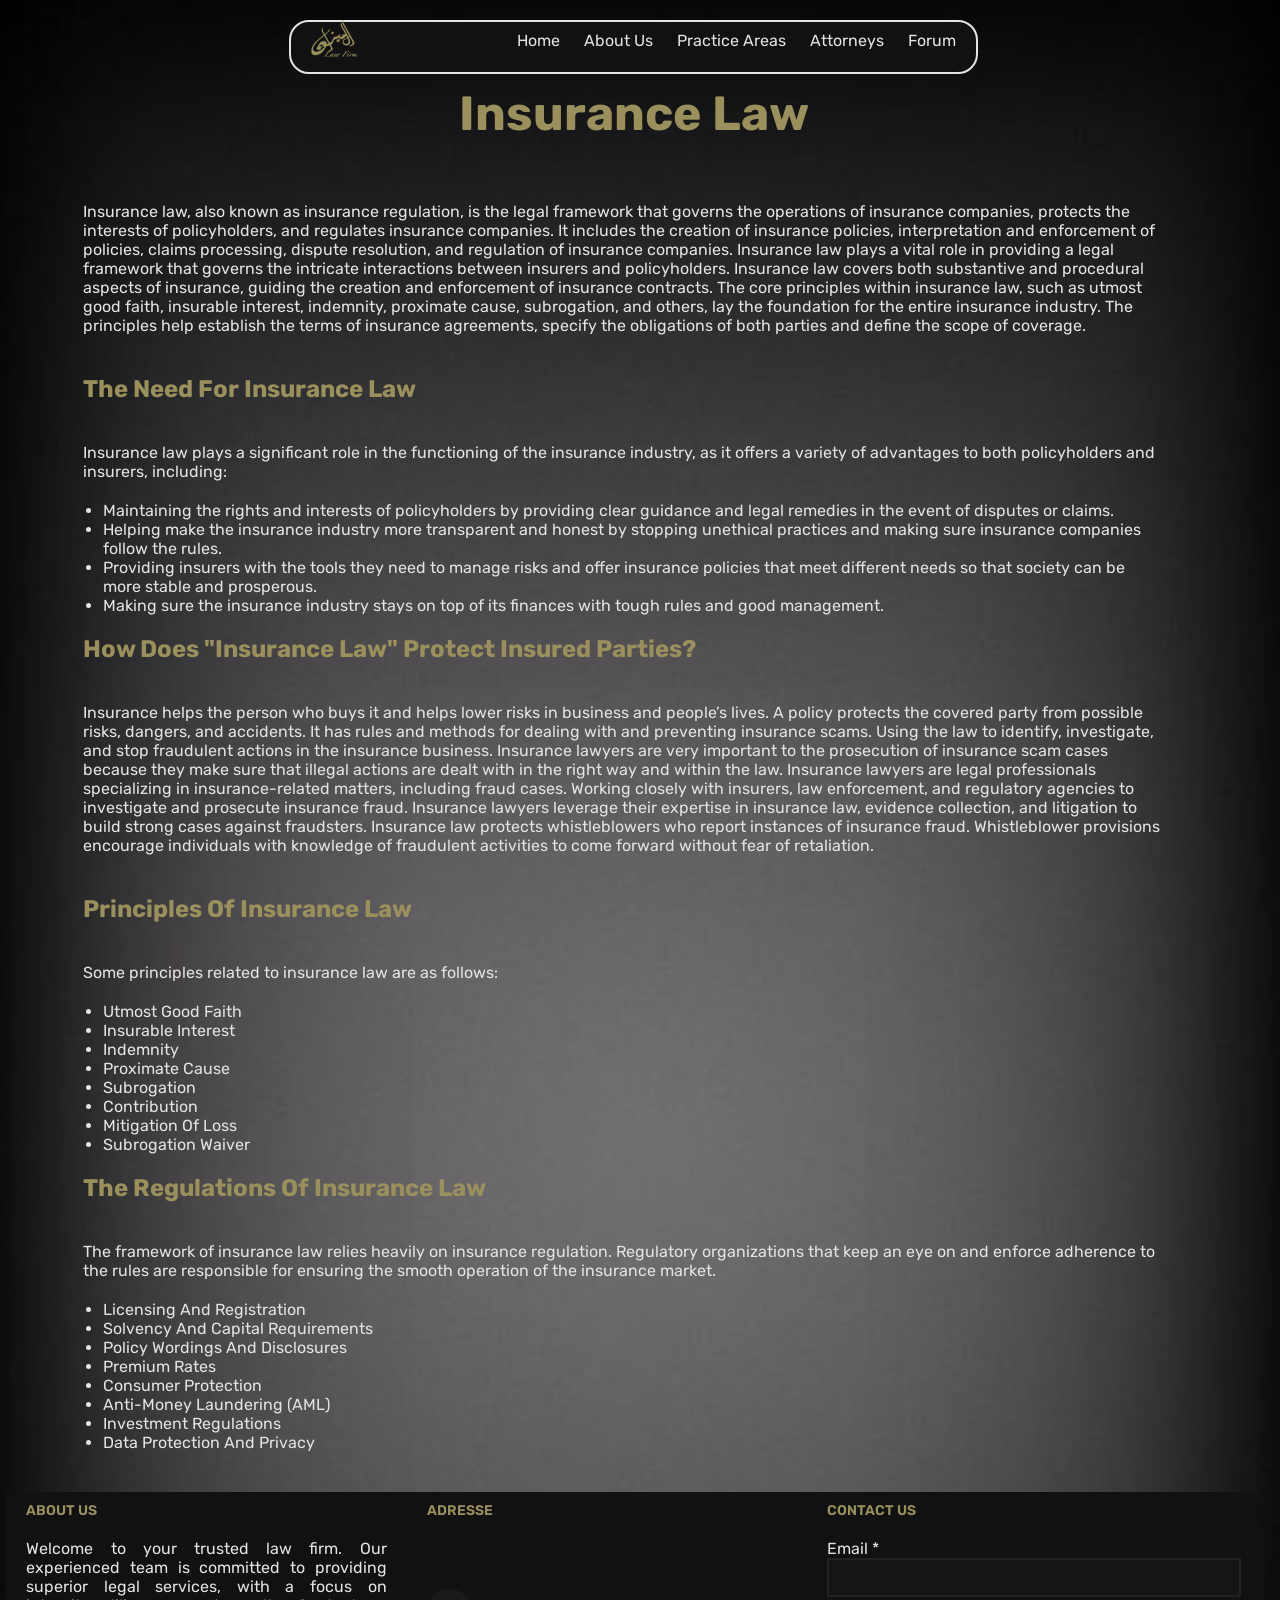
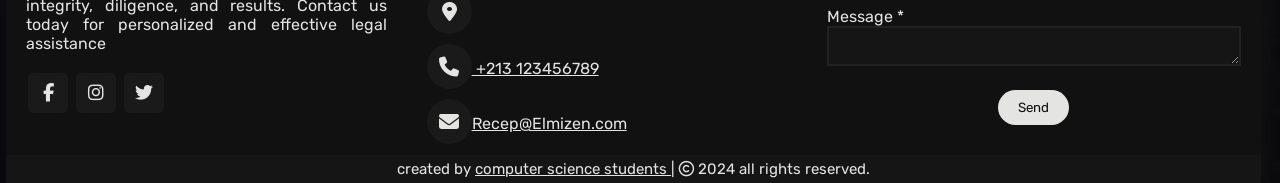
<file: areas/Insurance.html>
<!DOCTYPE html>
<html>
    <head>
        <meta charset="UTF-8">

        <!--Link vers la police de google fonts -->
        <link rel="preconnect" href="https://fonts.googleapis.com">
        <link rel="preconnect" href="https://fonts.gstatic.com" crossorigin>

        <!-- link vers font-awesome -->
        <link href="https://fonts.googleapis.com/css2?family=Rubik:ital,wght@0,300..900;1,300..900&display=swap" rel="stylesheet">
        <link rel="stylesheet" href="https://cdnjs.cloudflare.com/ajax/libs/font-awesome/6.5.1/css/all.min.css" integrity="sha512-DTOQO9RWCH3ppGqcWaEA1BIZOC6xxalwEsw9c2QQeAIftl+Vegovlnee1c9QX4TctnWMn13TZye+giMm8e2LwA==" crossorigin="anonymous" referrerpolicy="no-referrer" />
    
        <title>EL MIZEN-Insurance law</title>
        
        <link rel="stylesheet" type="text/css"href="../Css/Rebbou-Benberber-Ranime.css">
        <link rel="stylesheet" type="text/css"href="../Css/style.css">

</head>
<body class="AreaN">

    <header class="menu">
        <nav>
            <img src="../image/elmizenLogo.png" id="logo">
            <div class="hyper-text">

                <a href="../index.html#Home">Home</a>
                <a href="../index.html#About-Us">About Us</a>
                <a href="../index.html#Area">Practice Areas</a>
                <a href="../index.html#Lawyers" >Attorneys</a>
                <a href="../index.html#Articles">Forum</a>

            </div>
        </nav>
    </header>

    <h1 style="color:rgb(154, 144, 92);text-align: center; font-size: 3rem; margin-top: 85px ;">Insurance Law </h1>
   
    <div class="text-area">
                
            <p style="color:rgb(228, 228, 227);">
        Insurance law, also known as insurance regulation, is the legal framework that governs the operations of insurance companies, protects the interests of policyholders, and regulates insurance companies.
        It includes the creation of insurance policies, interpretation and enforcement of policies, claims processing, dispute resolution, and regulation of insurance companies.
        Insurance law plays a vital role in providing a legal framework that governs the intricate interactions between insurers and policyholders. Insurance law covers both substantive and procedural aspects of insurance, guiding the creation and enforcement of insurance contracts. The core principles within insurance law, such as utmost good faith, insurable interest, indemnity, proximate cause, subrogation, and others, lay the foundation for the entire insurance industry. The principles help establish the terms of insurance agreements, specify the obligations of both parties and define the scope of coverage.</p>
        <h2>The Need For Insurance Law</h2>
        <p style="color:rgb(228, 228, 227);">
        Insurance law plays a significant role in the functioning of the insurance industry, as it offers a variety of advantages to both policyholders and insurers, including:</p>

        <ul>
            <li>Maintaining the rights and interests of policyholders by providing clear guidance and legal remedies in the event of disputes or claims.</li>
            <li>Helping make the insurance industry more transparent and honest by stopping unethical practices and making sure insurance companies follow the rules.</li>
            <li>Providing insurers with the tools they need to manage risks and offer insurance policies that meet different needs so that society can be more stable and prosperous.</li>
            <li>Making sure the insurance industry stays on top of its finances with tough rules and good management.</li>
        </ul>
            <h2>How Does "Insurance Law" Protect Insured Parties?</h2>
         <p style="color:rgb(228, 228, 227);">
        Insurance helps the person who buys it and helps lower risks in business and people’s lives. A policy protects the covered party from possible risks, dangers, and accidents. It has rules and methods for dealing with and preventing insurance scams. Using the law to identify, investigate, and stop fraudulent actions in the insurance business. Insurance lawyers are very important to the prosecution of insurance scam cases because they make sure that illegal actions are dealt with in the right way and within the law.
        Insurance lawyers are legal professionals specializing in insurance-related matters, including fraud cases. Working closely with insurers, law enforcement, and regulatory agencies to investigate and prosecute insurance fraud. Insurance lawyers leverage their expertise in insurance law, evidence collection, and litigation to build strong cases against fraudsters. Insurance law protects whistleblowers who report instances of insurance fraud. Whistleblower provisions encourage individuals with knowledge of fraudulent activities to come forward without fear of retaliation.</p>
       

        <h2>Principles Of Insurance Law</h2>
        <p style="color:rgb(228, 228, 227);">
        Some principles related to insurance law are as follows:</p>
        <ul>
            <li>Utmost Good Faith</li>
            <li>Insurable Interest</li>
            <li>Indemnity</li>
            <li>Proximate Cause</li>
            <li>Subrogation</li>
            <li>Contribution</li>
            <li>Mitigation Of Loss</li>
            <li>Subrogation Waiver</li>
            </ul>

            <h2>The Regulations Of Insurance Law</h2>
            <p style="color:rgb(228, 228, 227);">
        The framework of insurance law relies heavily on insurance regulation. Regulatory organizations that keep an eye on and enforce adherence to the rules are responsible for ensuring the smooth operation of the insurance market.</p>
        <ul>
            <li>Licensing And Registration</li>
            <li>Solvency And Capital Requirements</li>
            <li>Policy Wordings And Disclosures</li>
            <li>Premium Rates</li>
            <li>Consumer Protection</li>
            <li>Anti-Money Laundering (AML)</li>
            <li>Investment Regulations</li>
            <li>Data Protection And Privacy</li>
        </ul>
    </div>
    <footer>
        <div class="mn">
            <div class="left b">
                <h2>About Us</h2>
                <div class="icon">
                    <p>Welcome to your trusted law firm. Our experienced team is committed to providing superior legal services, with a focus on integrity, diligence, and results. Contact us today for personalized and effective legal assistance</p>
                    <div class="résaux ">
                        <a href="https://www.facebook.com"><span class="fab fa-facebook-f"></span></a>
                        <a href="https://www.instagram.com"><span class="fab fa-instagram"></span></a>
                        <a href="https://twitter.com"><span class="fab fa-twitter"></span></a>
                    </div>
                </div>
            </div>
            <div class="center b">
                <h2>Adresse</h2>
                <div class="icon">
                    <div class="place">
                        <span class="fas fa-map-marker-alt"></span>
                        <span class="text">
                            <iframe src="https://www.google.com/maps/embed?pb=!1m14!1m12!1m3!1d3230.190489572453!2d0.0899692954925541!3d35.94230979308647!2m3!1f0!2f0!3f0!3m2!1i1024!2i768!4f13.1!5e0!3m2!1sfr!2sdz!4v1710561775179!5m2!1sfr!2sdz" width="200" height="80" style="border:0;" allowfullscreen="" loading="lazy" ></iframe>  
                        </span>
                    </div>
                    <div class="phone">
                        <span class="text">
                            <a href="tel:+231 123456789"><i class="fas fa-solid fa-phone"></i> +213 123456789</a>
                        </span>
                    </div>
                    <div class="email">
    
                        <span class="text"><a href="mailto: Recep@Elmizen.com"><i class="fas fa-envelope"></i>Recep@Elmizen.com</a></span>
                    </div>
                </div>
            </div>
            <div class="right b">
                <h2>Contact us</h2>
                <div class="icon">
                    <form contact="#">
                        <div class="email">
                            <div class="text">Email *</div>
                            <input type="email" required>
                        </div>
                        <div class="msg"> 
                            <div class="text">Message *</div> 
                            <textarea rows="2" cols="25" required></textarea>
                        </div>
                        <div class="button">
                            <center><button type="submit"> Send</button></center>   
                        </div>
                    </form> 
                </div>
            </div>
        </div>
        <div class="copi">
            <center> 
                <span class="cr">created by <a href="#">  computer science students </a></span>|
                <span class="far fa-copyright"></span><span> 2024 all rights reserved.</span>
            </center>
        </div>
    </footer> 
</body>
</html>
</file>
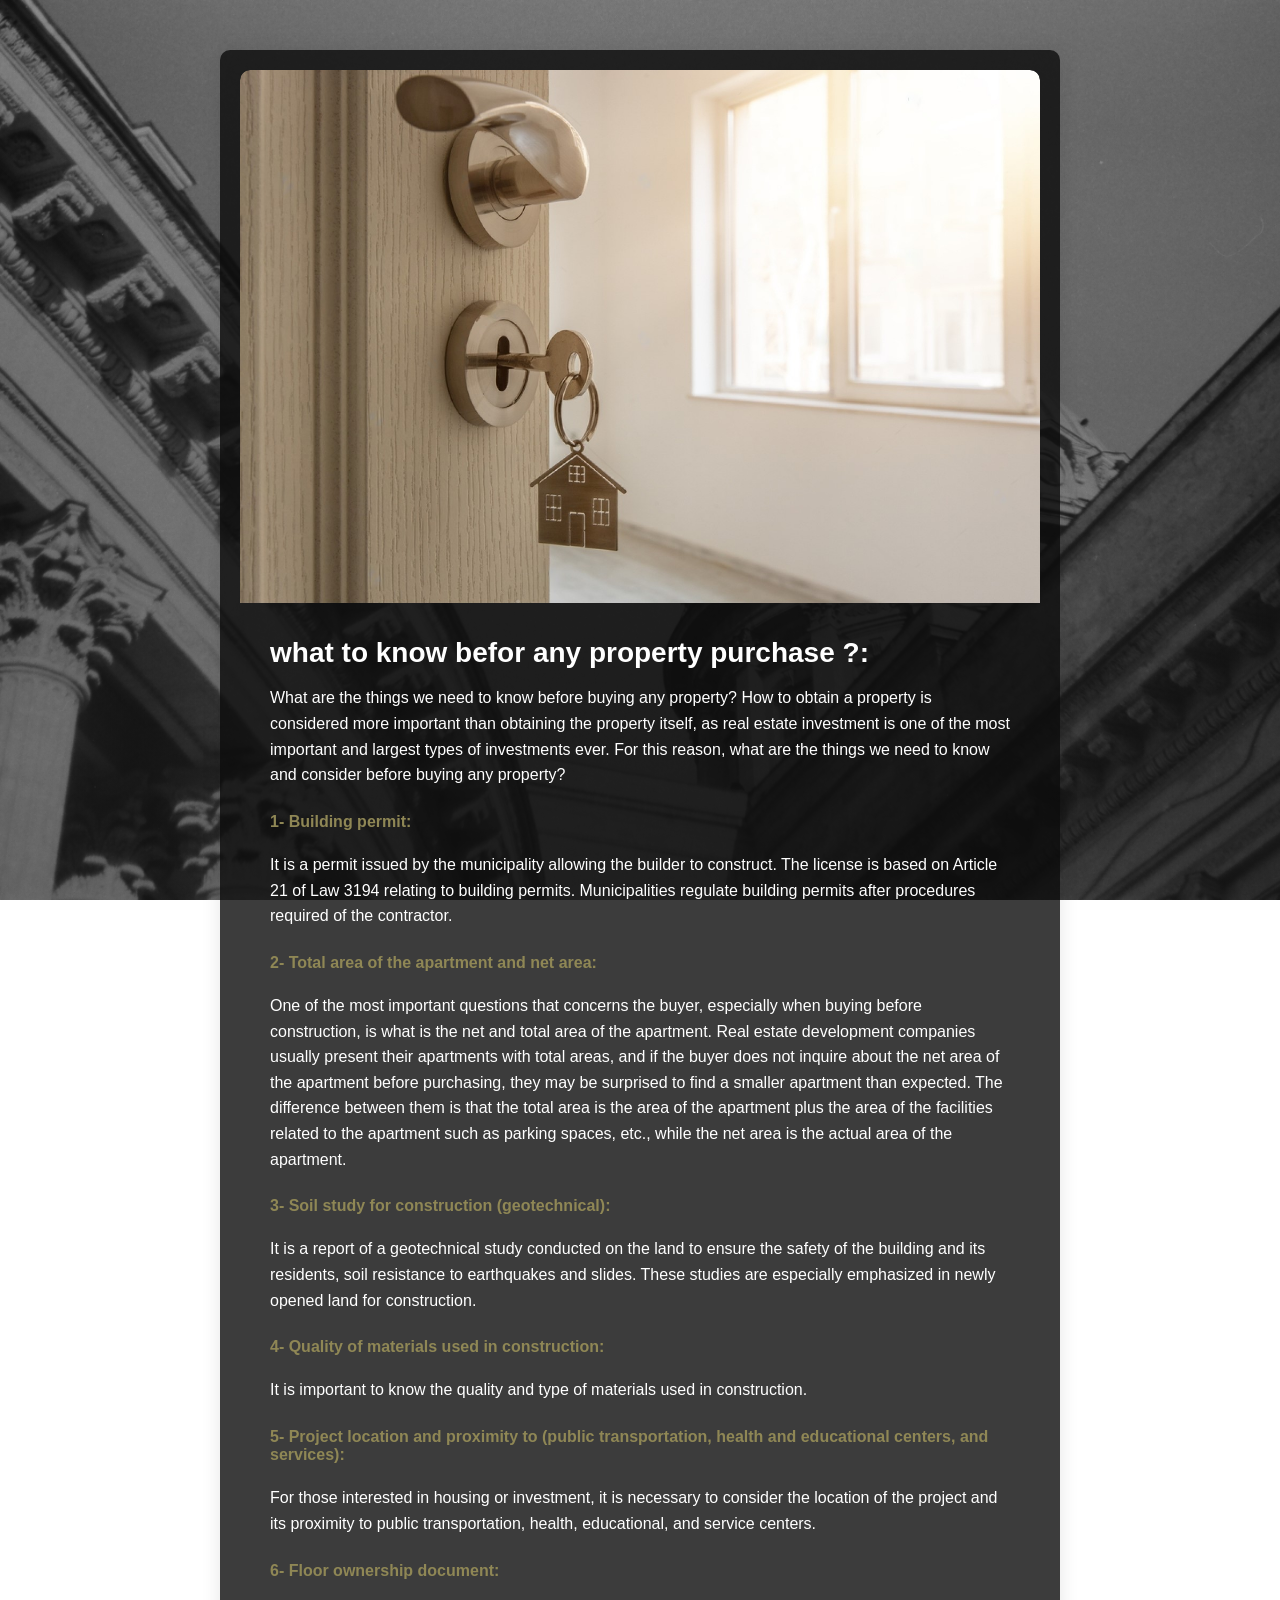
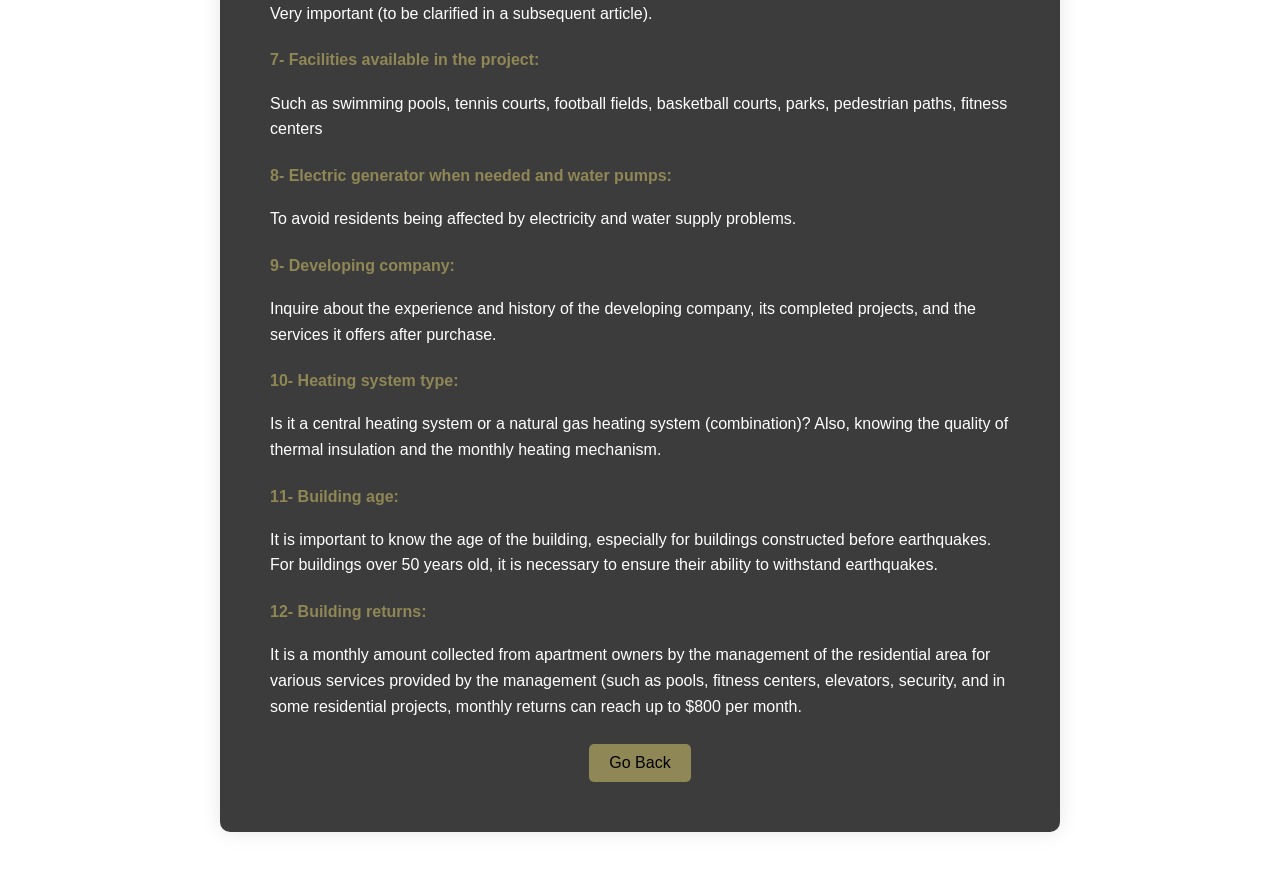
<file: articles/article-five.html>
<!DOCTYPE html>
<html lang="en">
<head>
<meta charset="UTF-8">
<meta name="viewport" content="width=device-width, initial-scale=1.0">
<title>property purchase </title>

<style>
  body {
    font-family: 'Segoe UI', Tahoma, Geneva, Verdana, sans-serif;
    margin: 0;
    padding: 0;
    background-image:linear-gradient(rgba(28, 28, 28,0.4), rgba(28, 28, 28,0.6)), url('../image/background.jpg'); 
    background-size: cover;
    background-repeat: no-repeat;
    background-attachment: fixed;
    color: #333;
  }
  .container {
    max-width: 800px;
    margin: 50px auto;
    padding: 20px;
    background-color: rgba(12, 12, 12, 0.8); 
    border-radius: 10px;
    box-shadow: 0 0 20px rgba(0, 0, 0, 0.1);
  }
  .article {
    border-radius: 10px;
    overflow: hidden;
  }
  .article img {
    width: 100%;
    height: auto;
    border-radius: 10px 10px 0 0;
    object-fit: cover;
  }
  .article-content {
    padding: 30px;
  }
  h1 {
    color: white;
    font-size: 28px;
    margin-top: 0;
    margin-bottom: 15px;
  }
  p {
    color: white;
    line-height: 1.6;
    margin-bottom: 25px; 
  }
  .go-back {
    text-align: center;
    margin-top: 20px;
  }
  .go-back a {
    display: inline-block;
    padding: 10px 20px;
    background-color: #8F8755;
    color: black;
    text-decoration: none;
    border-radius: 5px;
    font-size: 16px;
  }
  .go-back a:hover {
    font-family: Arial;
    background-color: black;
    color: white;
  }
  h4
  {
    color: #8F8755;

  }
  h5
  {
    color:#8F8755;
  }
  h6
  {
    color:grey;
    font-size: 12px;
  }
</style>
</head>
<body>

<div class="container">
  <div class="article">
    <img src="../image/image5.jpeg" alt="Article Image">
    <div class="article-content">
        <h1>what to know befor any property purchase ?:</h1>
        <p>
            What are the things we need to know before buying any property?
            How to obtain a property is considered more important than obtaining the property itself, as real estate investment is one of the most important and largest types of investments ever.
            For this reason, what are the things we need to know and consider before buying any property?</p>
            <h4>1- Building permit:</h4>
            <p>It is a permit issued by the municipality allowing the builder to construct. The license is based on Article 21 of Law 3194 relating to building permits. Municipalities regulate building permits after procedures required of the contractor.</p>
            <h4>2- Total area of the apartment and net area:</h4>
           <p>
            One of the most important questions that concerns the buyer, especially when buying before construction, is what is the net and total area of the apartment. Real estate development companies usually present their apartments with total areas, and if the buyer does not inquire about the net area of the apartment before purchasing, they may be surprised to find a smaller apartment than expected. The difference between them is that the total area is the area of the apartment plus the area of the facilities related to the apartment such as parking spaces, etc., while the net area is the actual area of the apartment.
           </p> 
           <h4>3- Soil study for construction (geotechnical):</h4>
           <p>It is a report of a geotechnical study conducted on the land to ensure the safety of the building and its residents, soil resistance to earthquakes and slides. These studies are especially emphasized in newly opened land for construction.</p>
           <h4>4- Quality of materials used in construction:</h4>
           <p>It is important to know the quality and type of materials used in construction.</p>
          <h4>5- Project location and proximity to (public transportation, health and educational centers, and services):
         </h4>
         <p>
            For those interested in housing or investment, it is necessary to consider the location of the project and its proximity to public transportation, health, educational, and service centers.
         </p> 
         <h4>6- Floor ownership document:</h4>
         <p>Very important (to be clarified in a subsequent article).</p>
         <h4>7- Facilities available in the project:</h4>
         <p>Such as swimming pools, tennis courts, football fields, basketball courts, parks, pedestrian paths, fitness centers</p>
         <h4>8- Electric generator when needed and water pumps:
        </h4>
         <p>To avoid residents being affected by electricity and water supply problems.</p>

         <h4>9- Developing company:</h4>
         <p>Inquire about the experience and history of the developing company, its completed projects, and the services it offers after purchase.</p>

         <h4>10- Heating system type:</h4>
         <p>Is it a central heating system or a natural gas heating system (combination)? Also, knowing the quality of thermal insulation and the monthly heating mechanism.</p>

         <h4>11- Building age:</h4>
         <p>It is important to know the age of the building, especially for buildings constructed before earthquakes. For buildings over 50 years old, it is necessary to ensure their ability to withstand earthquakes.</p>

         <h4>12- Building returns:</h4>
         <p>It is a monthly amount collected from apartment owners by the management of the residential area for various services provided by the management (such as pools, fitness centers, elevators, security, and in some residential projects, monthly returns can reach up to $800 per month.</p>

        <div class="go-back">

            <a href="../index.html#Articles">Go Back</a> 
          </div>
    </div>
  </div>
</div>

</body>
</html>
</file>
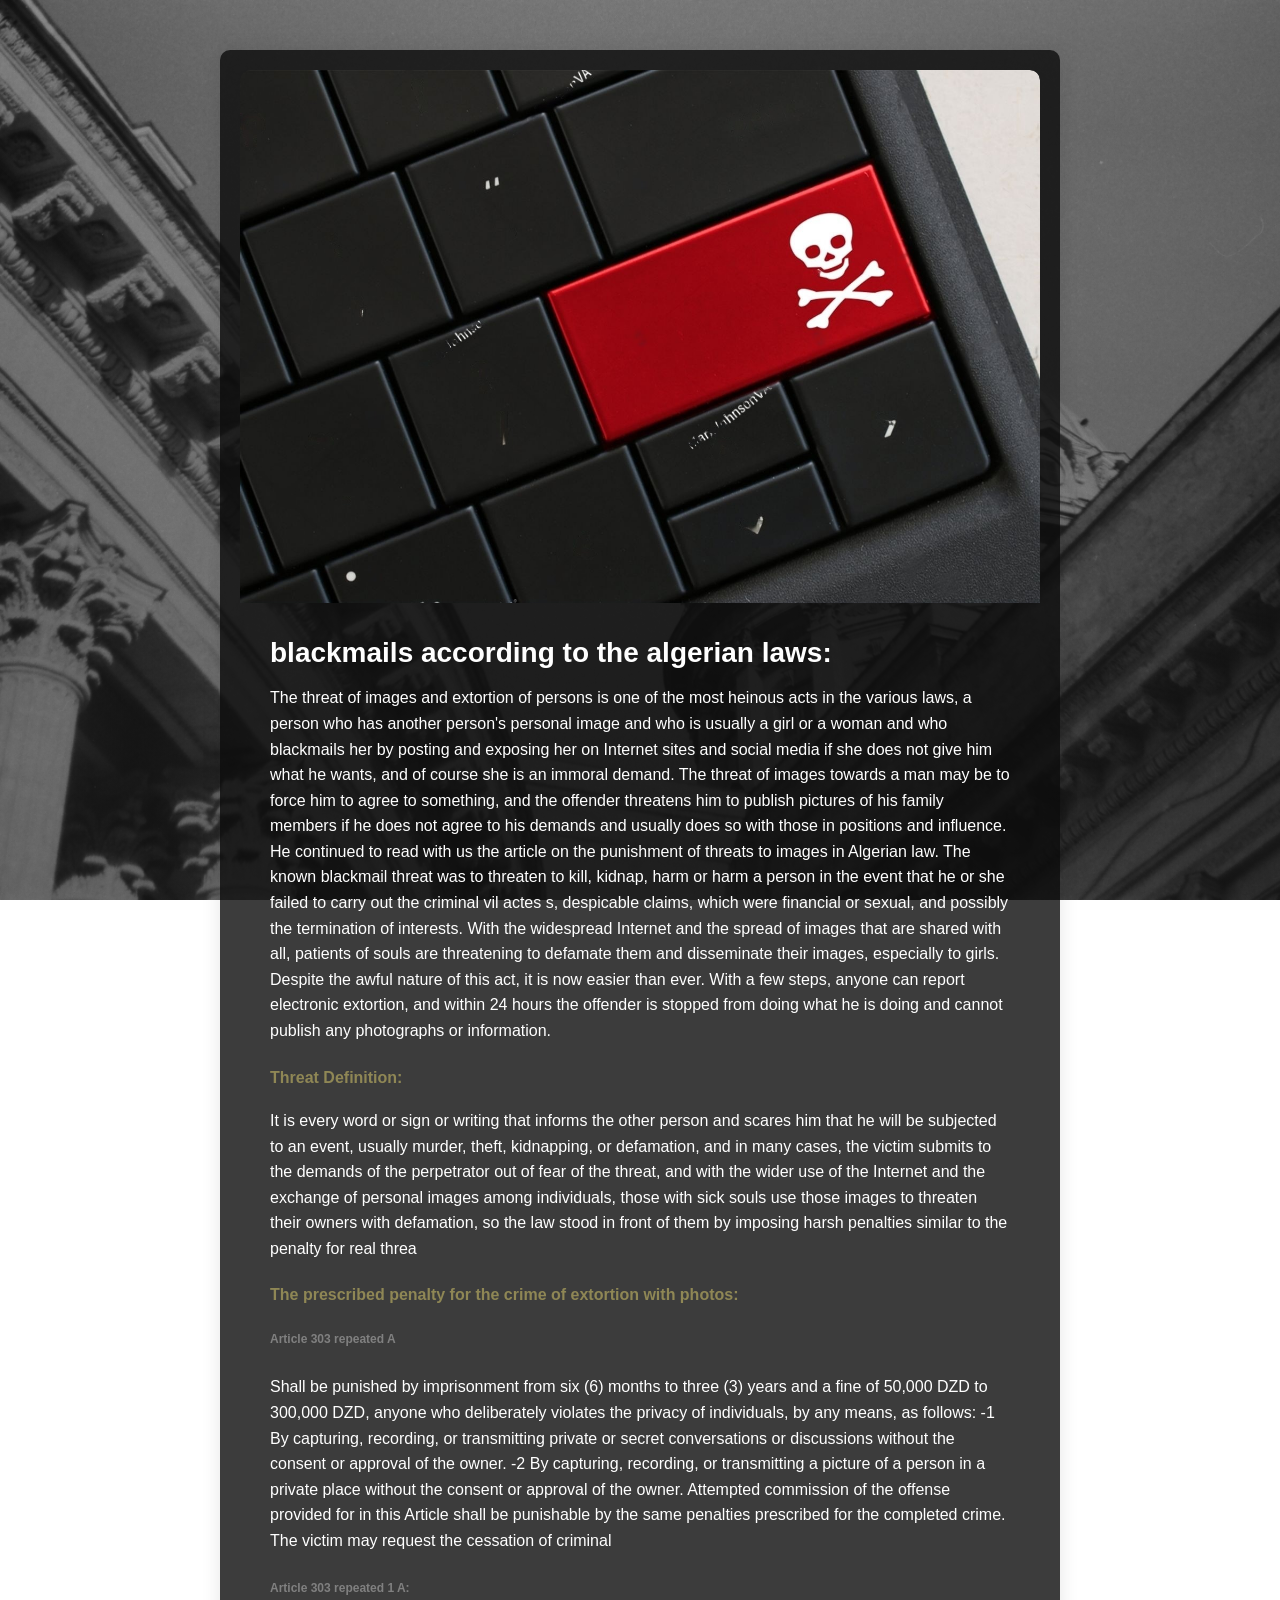
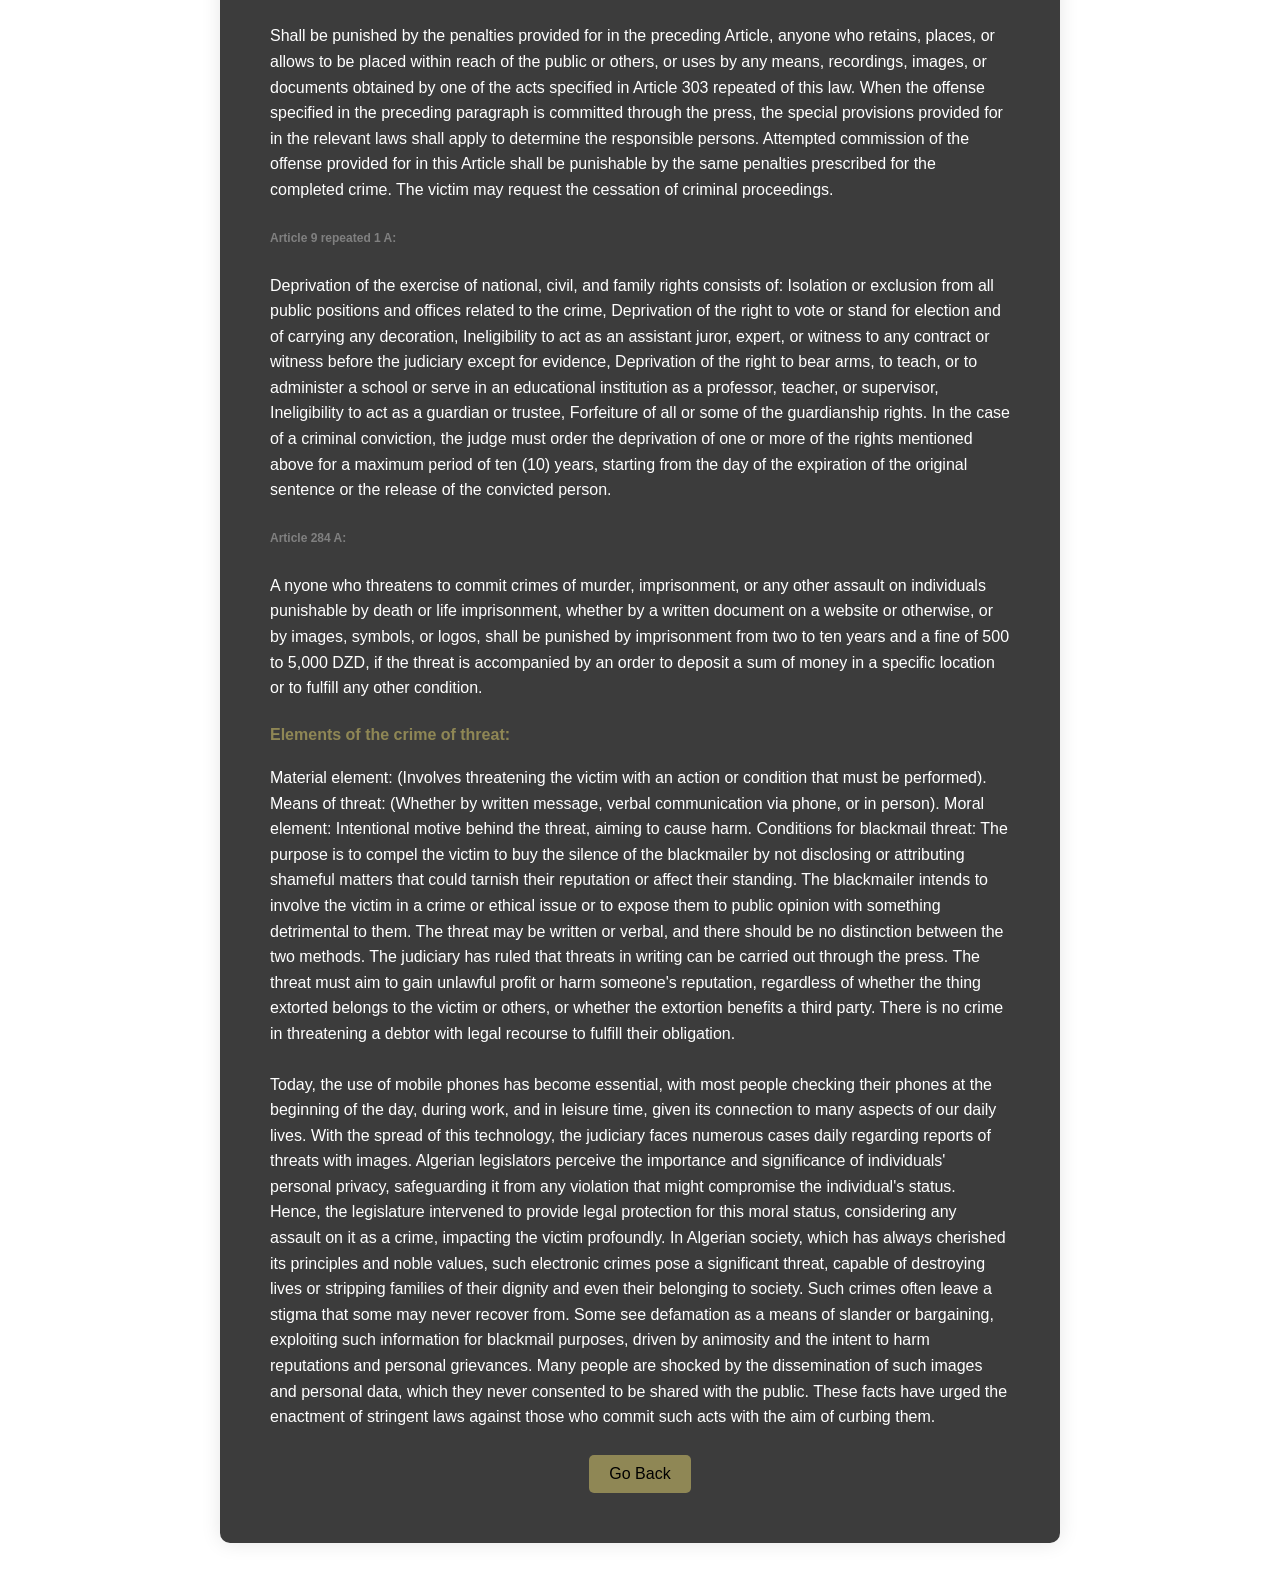
<file: articles/article-four.html>
<!DOCTYPE html>
<html lang="en">
<head>
<meta charset="UTF-8">
<meta name="viewport" content="width=device-width, initial-scale=1.0">
<title>blackmails according to the algerian laws

</title>
<style>
  body {
    font-family: 'Segoe UI', Tahoma, Geneva, Verdana, sans-serif;
    margin: 0;
    padding: 0;
    background-image:linear-gradient(rgba(28, 28, 28,0.4), rgba(28, 28, 28,0.6)), url('../image/background.jpg'); 
    background-size: cover;
    background-repeat: no-repeat;
    background-attachment: fixed;
    color: #333;
  }
  .container {
    max-width: 800px;
    margin: 50px auto;
    padding: 20px;
    background-color: rgba(12, 12, 12, 0.8); 
    border-radius: 10px;
    box-shadow: 0 0 20px rgba(0, 0, 0, 0.1);
  }
  .article {
    border-radius: 10px;
    overflow: hidden;
  }
  .article img {
    width: 100%;
    height: auto;
    border-radius: 10px 10px 0 0;
    object-fit: cover;
  }
  .article-content {
    padding: 30px;
  }
  h1 {
    color: white;
    font-size: 28px;
    margin-top: 0;
    margin-bottom: 15px;
  }
  p {
    color: white;
    line-height: 1.6;
    margin-bottom: 25px; 
  }
  .go-back {
    text-align: center;
    margin-top: 20px;
  }
  .go-back a {
    display: inline-block;
    padding: 10px 20px;
    background-color: #8F8755;
    color: black;
    text-decoration: none;
    border-radius: 5px;
    font-size: 16px;
  }
  .go-back a:hover {
    font-family: Arial;
    background-color: black;
    color: white;
  }
  h4
  {
    color: #8F8755;

  }
  h5
  {
    color:#8F8755;
  }
  h6
  {
    color:grey;
    font-size: 12px;
  }
</style>
</head>
<body>

<div class="container">
  <div class="article">
    <img src="../image/image4.jpeg" alt="Article Image">
    <div class="article-content">
        <h1>blackmails according to the algerian laws:</h1>
        <p>The threat of images and extortion of persons is one of the most heinous acts in the various laws, a person who has another person's personal image and who is usually a girl or a woman and who blackmails her by posting and exposing her on Internet sites and social media if she does not give him what he wants, and of course she is an immoral demand. The threat of images towards a man may be to force him to agree to something, and the offender threatens him to publish pictures of his family members if he does not agree to his demands and usually does so with those in positions and influence. He continued to read with us the article on the punishment of threats to images in Algerian law.
          The known blackmail threat was to threaten to kill, kidnap, harm or harm a person in the event that he or she failed to carry out the criminal vil actes s, despicable claims, which were financial or sexual, and possibly the termination of interests. With the widespread Internet and the spread of images that are shared with all, patients of souls are threatening to defamate them and disseminate their images, especially to girls.
          Despite the awful nature of this act, it is now easier than ever. With a few steps, anyone can report electronic extortion, and within 24 hours the offender is stopped from doing what he is doing and cannot publish any photographs or information.
  
          </p>
          <h4>Threat Definition:</h4>
          <p>
            It is every word or sign or writing that informs the other person and scares him that he will be subjected to an event, usually murder, theft, kidnapping, or defamation, and in many cases, the victim submits to the demands of the perpetrator out of fear of the threat, and with the wider use of the Internet and the exchange of personal images among individuals, those with sick souls use those images to threaten their owners with defamation, so the law stood in front of them by imposing harsh penalties similar to the penalty for real threa</p>
          <h4>The prescribed penalty for the crime of extortion with photos:</h4>
          <h6>
            Article 303 repeated A
        </h6>
          <p>
              
              Shall be punished by imprisonment from six (6) months to three (3) years and a fine of 50,000 DZD to 300,000 DZD, anyone who deliberately violates the privacy of individuals, by any means, as follows:
              -1 By capturing, recording, or transmitting private or secret conversations or discussions without the consent or approval of the owner.
              -2 By capturing, recording, or transmitting a picture of a person in a private place without the consent or approval of the owner.
              Attempted commission of the offense provided for in this Article shall be punishable by the same penalties prescribed for the completed crime.
              The victim may request the cessation of criminal </p>
              <p></p>
              
             <h6>Article 303 repeated 1 A:</h6> 
              <p>Shall be punished by the penalties provided for in the preceding Article, anyone who retains, places, or allows to be placed within reach of the public or others, or uses by any means, recordings, images, or documents obtained by one of the acts specified in Article 303 repeated of this law.
              When the offense specified in the preceding paragraph is committed through the press, the special provisions provided for in the relevant laws shall apply to determine the responsible persons.
              Attempted commission of the offense provided for in this Article shall be punishable by the same penalties prescribed for the completed crime.
              The victim may request the cessation of criminal proceedings.
             </p>
            
             <h6>Article 9 repeated 1 A:</h6> <p>
              Deprivation of the exercise of national, civil, and family rights consists of:
              Isolation or exclusion from all public positions and offices related to the crime,
              Deprivation of the right to vote or stand for election and of carrying any decoration,
              Ineligibility to act as an assistant juror, expert, or witness to any contract or witness before the judiciary except for evidence,
              Deprivation of the right to bear arms, to teach, or to administer a school or serve in an educational institution as a professor, teacher, or supervisor,
              Ineligibility to act as a guardian or trustee,
              Forfeiture of all or some of the guardianship rights.
              In the case of a criminal conviction, the judge must order the deprivation of one or more of the rights mentioned above for a maximum period of ten (10) years, starting from the day of the expiration of the original sentence or the release of the convicted person.
             </p>  
            <h6>Article 284 A:</h6>
            <p>
            A nyone who threatens to commit crimes of murder, imprisonment, or any other assault on individuals punishable by death or life imprisonment, whether by a written document on a website or otherwise, or by images, symbols, or logos, shall be punished by imprisonment from two to ten years and a fine of 500 to 5,000 DZD, if the threat is accompanied by an order to deposit a sum of money in a specific location or to fulfill any other condition.
             </p>
           <h4>Elements of the crime of threat:</h4>
          
           <p>
              Material element: (Involves threatening the victim with an action or condition that must be performed).
              Means of threat: (Whether by written message, verbal communication via phone, or in person).
              Moral element: Intentional motive behind the threat, aiming to cause harm.
              Conditions for blackmail threat:
  
              The purpose is to compel the victim to buy the silence of the blackmailer by not disclosing or attributing shameful matters that could tarnish their reputation or affect their standing.
              The blackmailer intends to involve the victim in a crime or ethical issue or to expose them to public opinion with something detrimental to them.
              The threat may be written or verbal, and there should be no distinction between the two methods. The judiciary has ruled that threats in writing can be carried out through the press.
              The threat must aim to gain unlawful profit or harm someone's reputation, regardless of whether the thing extorted belongs to the victim or others, or whether the extortion benefits a third party.
              There is no crime in threatening a debtor with legal recourse to fulfill their obligation.
           </p>
  
          <p>
            Today, the use of mobile phones has become essential, with most people checking their phones at the beginning of the day, during work, and in leisure time, given its connection to many aspects of our daily lives.
            With the spread of this technology, the judiciary faces numerous cases daily regarding reports of threats with images.
            Algerian legislators perceive the importance and significance of individuals' personal privacy, safeguarding it from any violation that might compromise the individual's status. Hence, the legislature intervened to provide legal protection for this moral status, considering any assault on it as a crime, impacting the victim profoundly. In Algerian society, which has always cherished its principles and noble values, such electronic crimes pose a significant threat, capable of destroying lives or stripping families of their dignity and even their belonging to society. Such crimes often leave a stigma that some may never recover from.
            Some see defamation as a means of slander or bargaining, exploiting such information for blackmail purposes, driven by animosity and the intent to harm reputations and personal grievances. Many people are shocked by the dissemination of such images and personal data, which they never consented to be shared with the public.
            These facts have urged the enactment of stringent laws against those who commit such acts with the aim of curbing them.
          </p>







        <div class="go-back">

            <a href="../index.html#Articles">Go Back</a> 
          </div>
    </div>
  </div>
</div>

</body>
</html>
</file>
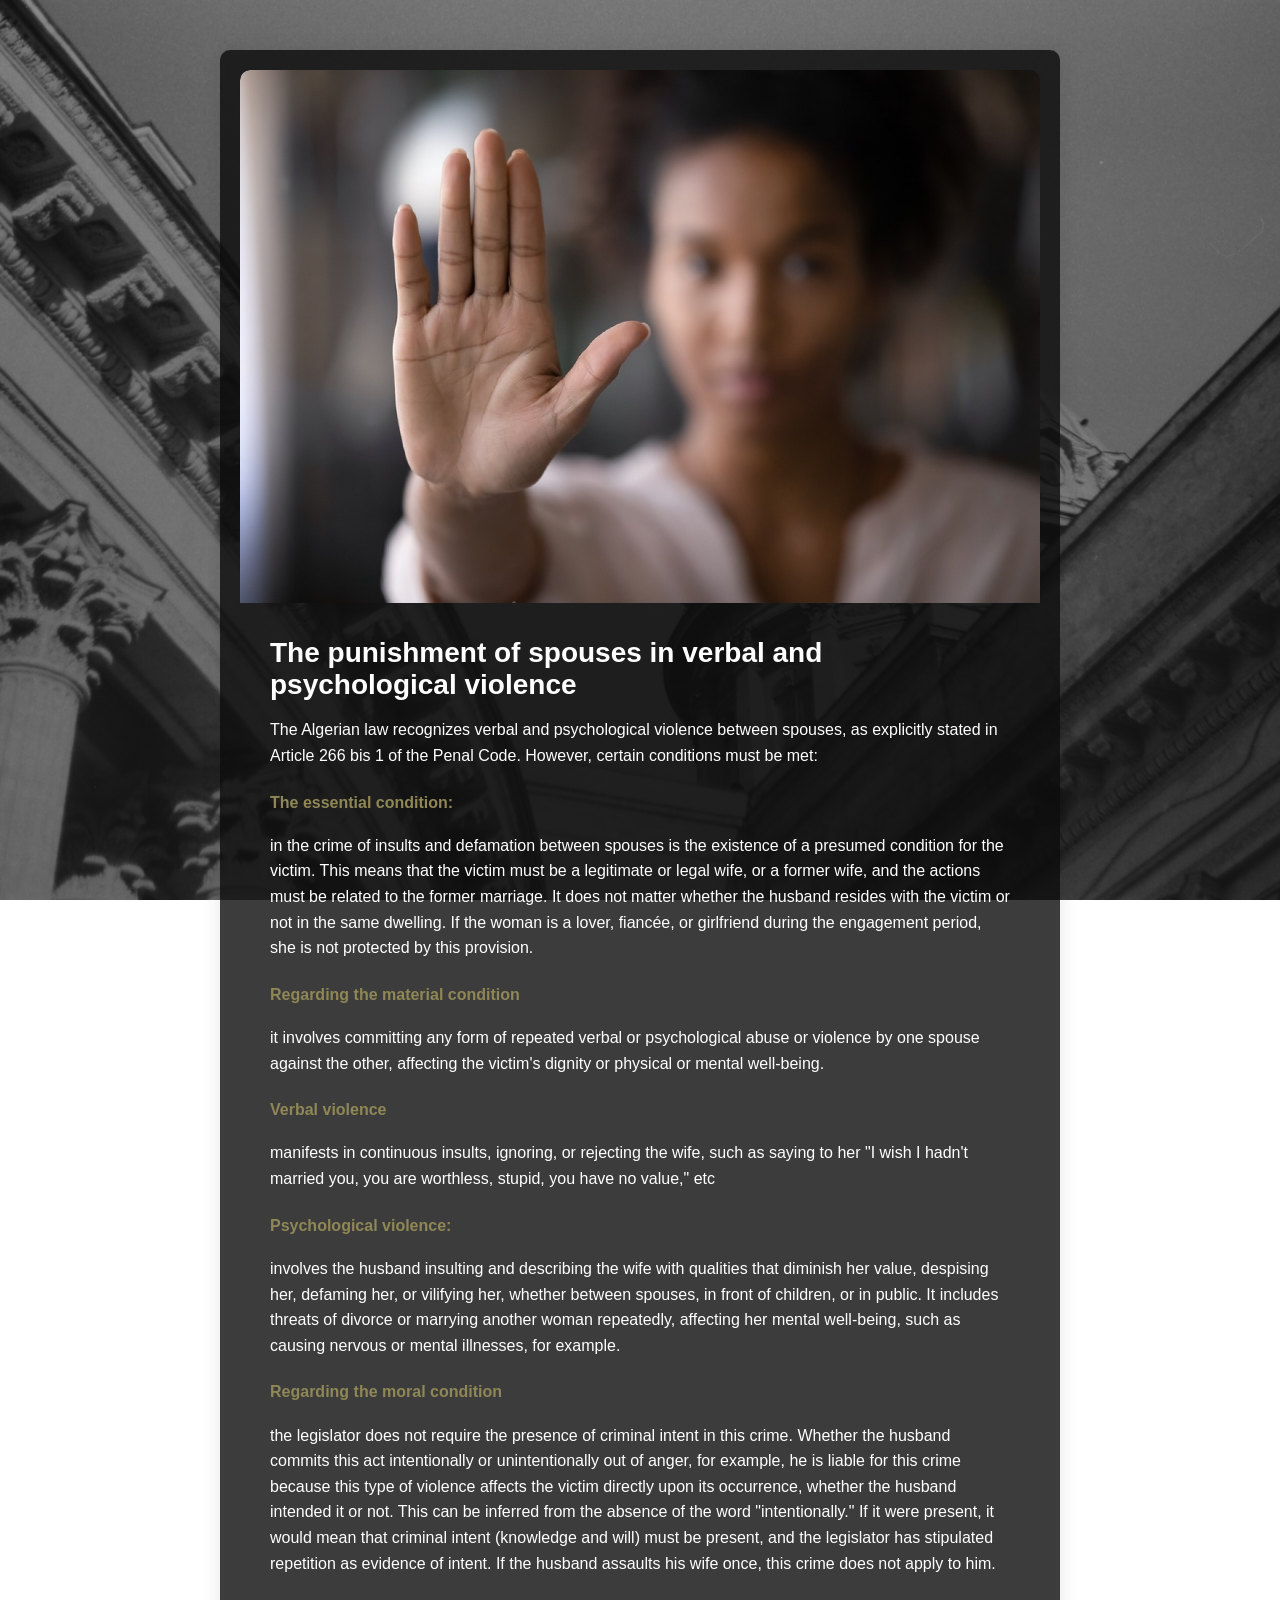
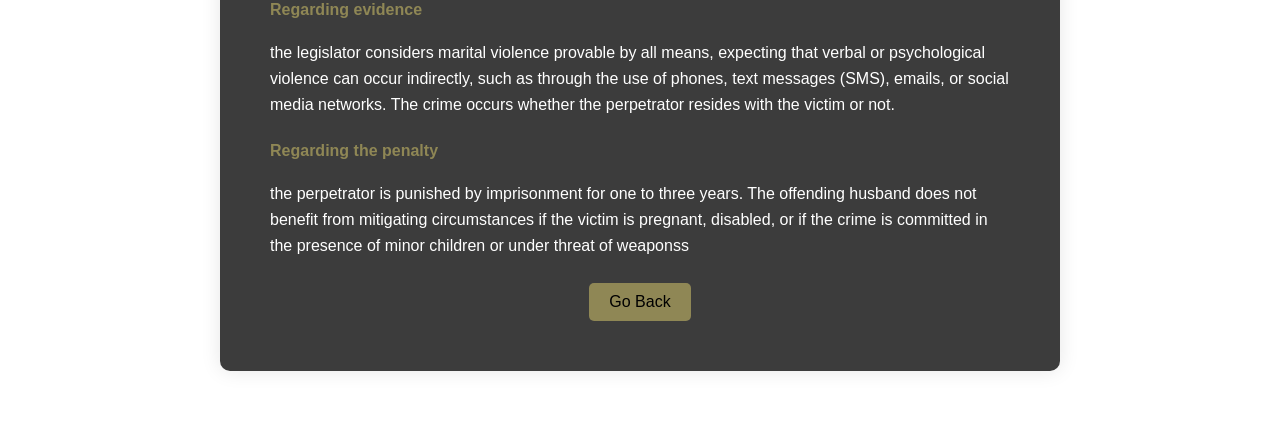
<file: articles/article-one.html>
<!DOCTYPE html>
<html lang="en">
<head>
<meta charset="UTF-8">
<meta name="viewport" content="width=device-width, initial-scale=1.0">
<title>The punishment of spouses in verbal and psychological violence
</title>
<style>
  body {
    font-family: 'Segoe UI', Tahoma, Geneva, Verdana, sans-serif;
    margin: 0;
    padding: 0;
    background-image:linear-gradient(rgba(28, 28, 28,0.4), rgba(28, 28, 28,0.6)), url('../image/background.jpg'); 
    background-size: cover;
    background-repeat: no-repeat;
    background-attachment: fixed;
    color: #333;
  }
  .container {
    max-width: 800px;
    margin: 50px auto;
    padding: 20px;
    background-color: rgba(12, 12, 12, 0.8); 
    border-radius: 10px;
    box-shadow: 0 0 20px rgba(0, 0, 0, 0.1);
  }
  .article {
    border-radius: 10px;
    overflow: hidden;
  }
  .article img {
    width: 100%;
    height: auto;
    border-radius: 10px 10px 0 0;
    object-fit: cover;
  }
  .article-content {
    padding: 30px;
  }
  h1 {
    color: white;
    font-size: 28px;
    margin-top: 0;
    margin-bottom: 15px;
  }
  p {
    color: white;
    line-height: 1.6;
    margin-bottom: 25px; 
  }
  .go-back {
    text-align: center;
    margin-top: 20px;
  }
  .go-back a {
    display: inline-block;
    padding: 10px 20px;
    background-color: #8F8755;
    color: black;
    text-decoration: none;
    border-radius: 5px;
    font-size: 16px;
  }
  .go-back a:hover {
    font-family: Arial;
    background-color: black;
    color: white;
  }
  h4
  {
    color: #8F8755;

  }
  h5
  {
    color:#8F8755;
  }
  h6
  {
    color:grey;
    font-size: 12px;
  }
</style>
</head>
<body>

<div class="container">
  <div class="article">
    <img src="../image/image1.jpeg" alt="Article Image">
    <div class="article-content">
      <h1>The punishment of spouses in verbal and psychological violence</h1>

          <p>
            The Algerian law recognizes verbal and psychological violence between spouses, as explicitly stated in Article 266 bis 1 of the Penal Code. However, certain conditions must be met:</p>

            <h4>The essential condition:</h4> 
            <p>in the crime of insults and defamation between spouses is the existence of a presumed condition for the victim. This means that the victim must be a legitimate or legal wife, or a former wife, and the actions must be related to the former marriage. It does not matter whether the husband resides with the victim or not in the same dwelling. If the woman is a lover, fiancée, or girlfriend during the engagement period, she is not protected by this provision.</p>

            
          <h4>Regarding the material condition</h4><p> it involves committing any form of repeated verbal or psychological abuse or violence by one spouse against the other, affecting the victim's dignity or physical or mental well-being.</p>
          <h4>Verbal violence</h4>
          <p>manifests in continuous insults, ignoring, or rejecting the wife, such as saying to her "I wish I hadn't married you, you are worthless, stupid, you have no value," etc</p>
          <h4>Psychological violence:</h4>
          <p>involves the husband insulting and describing the wife with qualities that diminish her value, despising her, defaming her, or vilifying her, whether between spouses, in front of children, or in public. It includes threats of divorce or marrying another woman repeatedly, affecting her mental well-being, such as causing nervous or mental illnesses, for example.</p>
          <h4>Regarding the moral condition</h4>
          <p> the legislator does not require the presence of criminal intent in this crime. Whether the husband commits this act intentionally or unintentionally out of anger, for example, he is liable for this crime because this type of violence affects the victim directly upon its occurrence, whether the husband intended it or not. This can be inferred from the absence of the word "intentionally." If it were present, it would mean that criminal intent (knowledge and will) must be present, and the legislator has stipulated repetition as evidence of intent. If the husband assaults his wife once, this crime does not apply to him.</p>

         <h4>Regarding evidence</h4>
         <p>the legislator considers marital violence provable by all means, expecting that verbal or psychological violence can occur indirectly, such as through the use of phones, text messages (SMS), emails, or social media networks. The crime occurs whether the perpetrator resides with the victim or not.</p>

         <h4>Regarding the penalty</h4>
         <p>the perpetrator is punished by imprisonment for one to three years. The offending husband does not benefit from mitigating circumstances if the victim is pregnant, disabled, or if the crime is committed in the presence of minor children or under threat of weaponss</p>

   



        <div class="go-back">

            <a href="../index.html#Articles">Go Back</a> 
          </div>
    </div>
  </div>
</div>

</body>
</html>
</file>
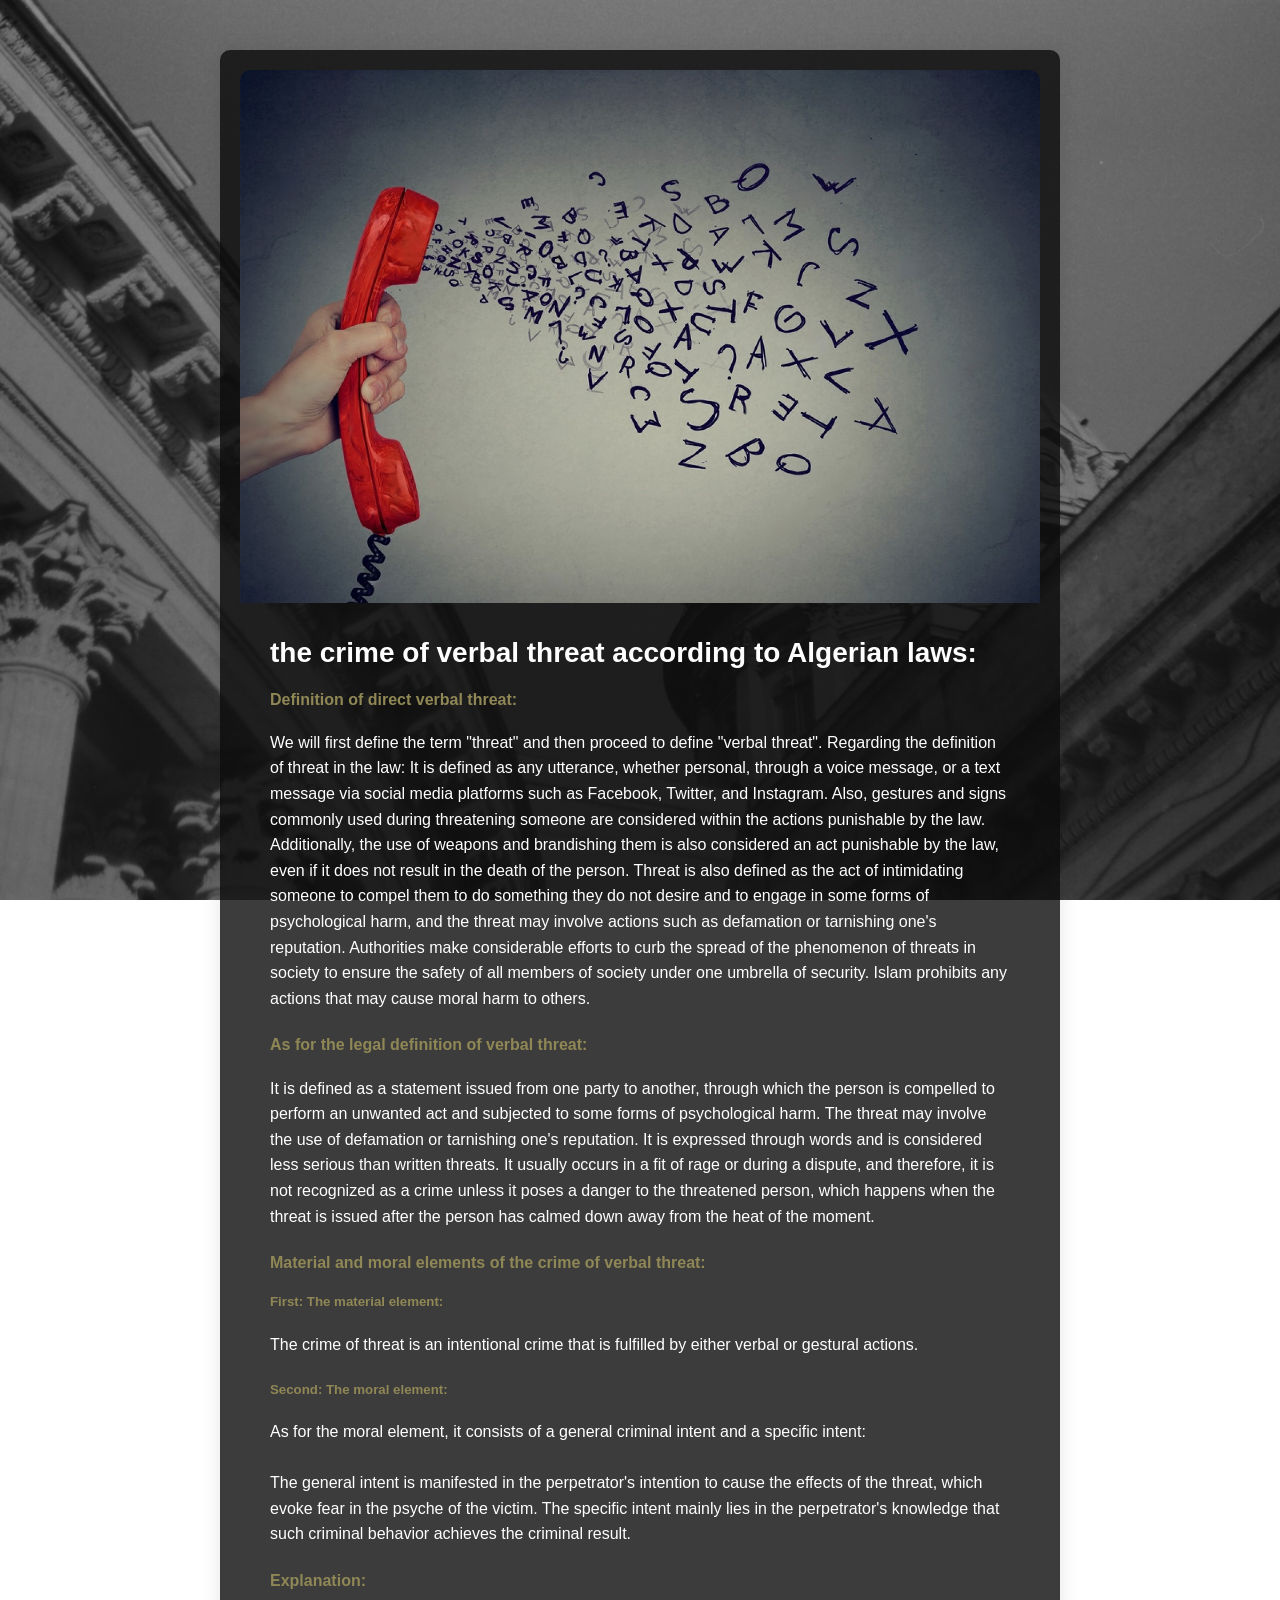
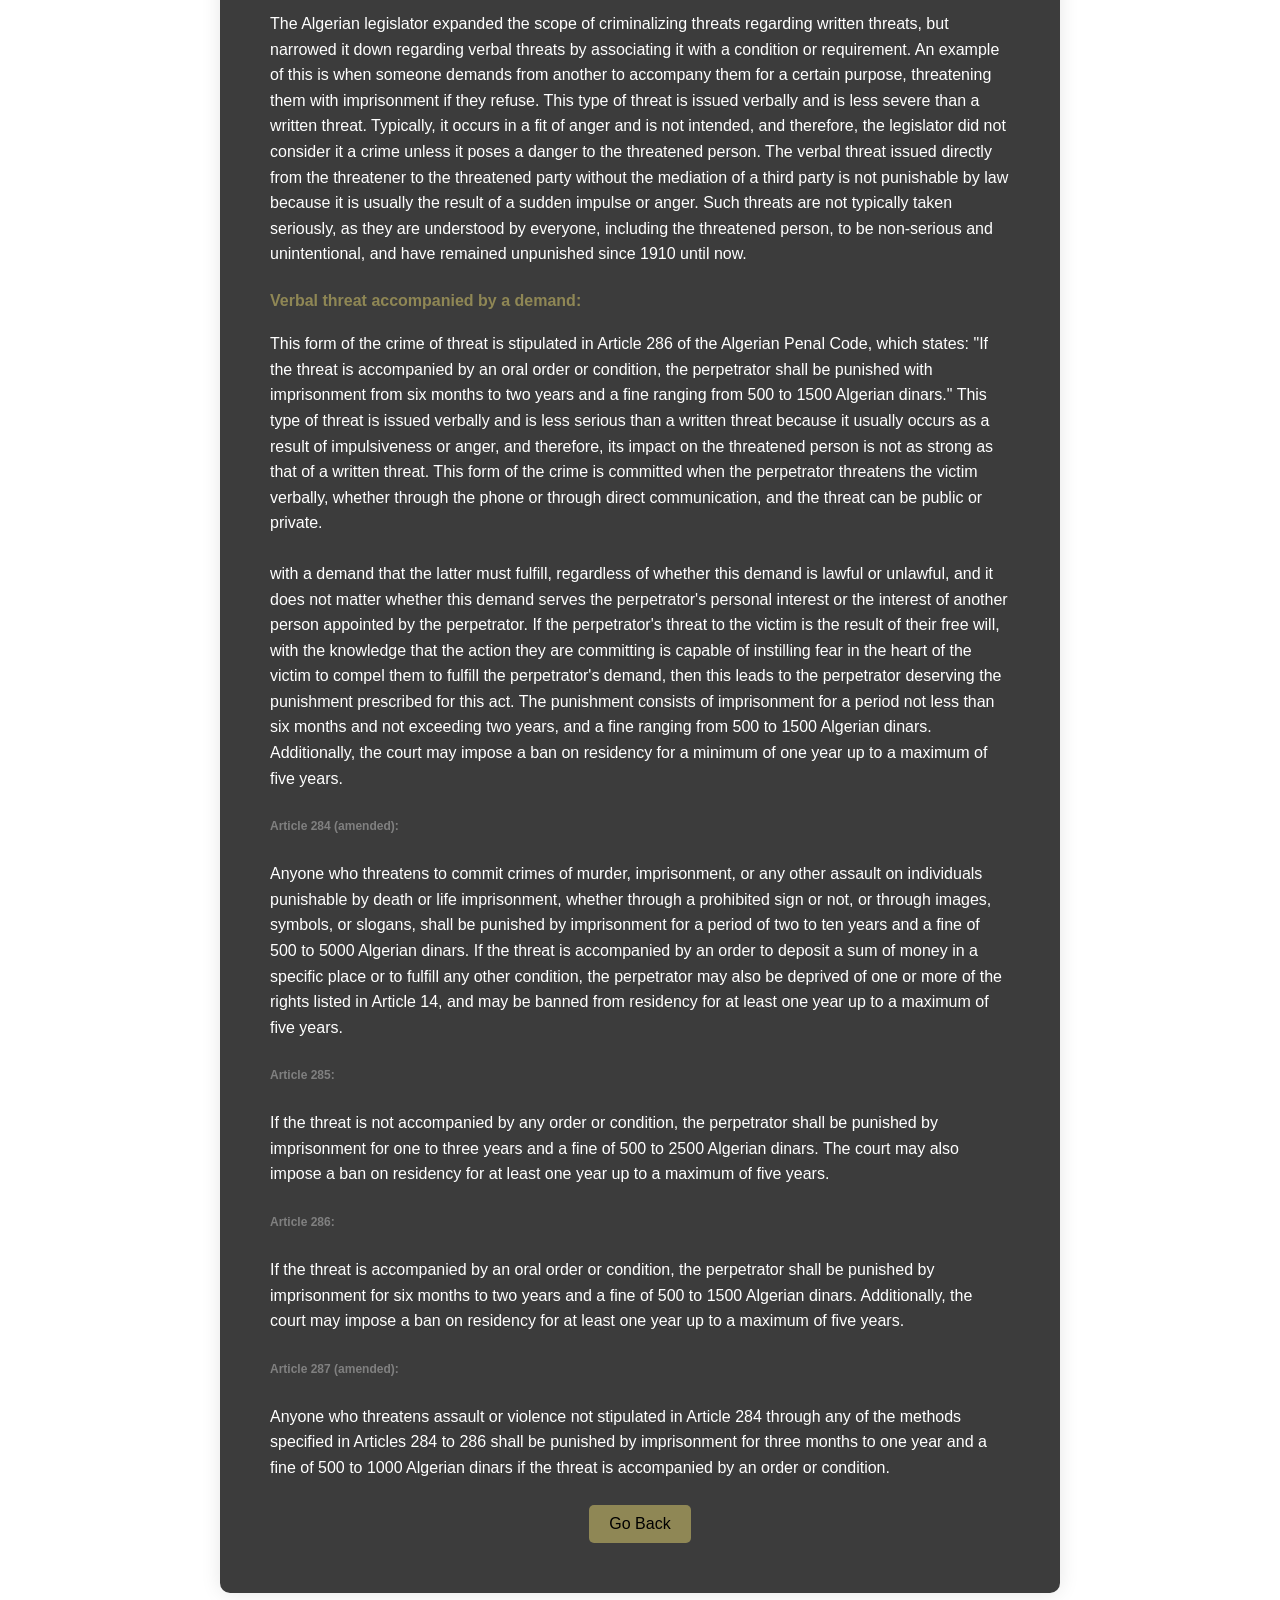
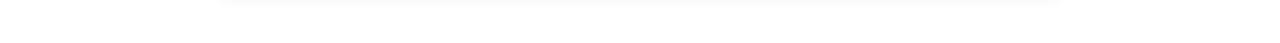
<file: articles/article-six.html>
<!DOCTYPE html>
<html lang="en">
<head>
<meta charset="UTF-8">
<meta name="viewport" content="width=device-width, initial-scale=1.0">
<title>the crime of verbal threat 

</title>
<style>
  body {
    font-family: 'Segoe UI', Tahoma, Geneva, Verdana, sans-serif;
    margin: 0;
    padding: 0;
    background-image:linear-gradient(rgba(28, 28, 28,0.4), rgba(28, 28, 28,0.6)), url('../image/background.jpg'); 
    background-size: cover;
    background-repeat: no-repeat;
    background-attachment: fixed;
    color: #333;
  }
  .container {
    max-width: 800px;
    margin: 50px auto;
    padding: 20px;
    background-color: rgba(12, 12, 12, 0.8); 
    border-radius: 10px;
    box-shadow: 0 0 20px rgba(0, 0, 0, 0.1);
  }
  .article {
    border-radius: 10px;
    overflow: hidden;
  }
  .article img {
    width: 100%;
    height: auto;
    border-radius: 10px 10px 0 0;
    object-fit: cover;
  }
  .article-content {
    padding: 30px;
  }
  h1 {
    color: white;
    font-size: 28px;
    margin-top: 0;
    margin-bottom: 15px;
  }
  p {
    color: white;
    line-height: 1.6;
    margin-bottom: 25px; 
  }
  .go-back {
    text-align: center;
    margin-top: 20px;
  }
  .go-back a {
    display: inline-block;
    padding: 10px 20px;
    background-color: #8F8755;
    color: black;
    text-decoration: none;
    border-radius: 5px;
    font-size: 16px;
  }
  .go-back a:hover {
    font-family: Arial;
    background-color: black;
    color: white;
  }
  h4
  {
    color: #8F8755;

  }
  h5
  {
    color:#8F8755;
  }
  h6
  {
    color:grey;
    font-size: 12px;
  }
</style>
</head>
<body>

<div class="container">
    
  <div class="article">
    <img src="../image/image6.jpeg" alt="Article Image">
    <div class="article-content">
        <h1>
            the crime of verbal threat according to Algerian laws:
        </h1>
        <h4>Definition of direct verbal threat:</h4>
        <p>
            We will first define the term "threat" and then proceed to define "verbal threat". Regarding the definition of threat in the law:
         It is defined as any utterance, whether personal, through a voice message, or a text message via social media platforms such as Facebook, Twitter, and Instagram. Also, gestures and signs commonly used during threatening someone are considered within the actions punishable by the law. Additionally, the use of weapons and brandishing them is also considered an act punishable by the law, even if it does not result in the death of the person. Threat is also defined as the act of intimidating someone to compel them to do something they do not desire and to engage in some forms of psychological harm, and the threat may involve actions such as defamation or tarnishing one's reputation. Authorities make considerable efforts to curb the spread of the phenomenon of threats in society to ensure the safety of all members of society under one umbrella of security. Islam prohibits any actions that may cause moral harm to others.

        </p>
        <h4>As for the legal definition of verbal threat:</h4>
        <p>It is defined as a statement issued from one party to another, through which the person is compelled to perform an unwanted act and subjected to some forms of psychological harm. The threat may involve the use of defamation or tarnishing one's reputation. It is expressed through words and is considered less serious than written threats. It usually occurs in a fit of rage or during a dispute, and therefore, it is not recognized as a crime unless it poses a danger to the threatened person, which happens when the threat is issued after the person has calmed down away from the heat of the moment.</p>

        <h4>Material and moral elements of the crime of verbal threat:</h4>
        <h5>First: The material element:</h5>
         <p>The crime of threat is an intentional crime that is fulfilled by either verbal or gestural actions.</p>
         <h5>Second: The moral element:</h5>
         <p>As for the moral element, it consists of a general criminal intent and a specific intent:</p>
          <p>The general intent is manifested in the perpetrator's intention to cause the effects of the threat, which evoke fear in the psyche of the victim.
            The specific intent mainly lies in the perpetrator's knowledge that such criminal behavior achieves the criminal result.</p>
            <h4>Explanation:</h4>
             <p>The Algerian legislator expanded the scope of criminalizing threats regarding written threats, but narrowed it down regarding verbal threats by associating it with a condition or requirement. An example of this is when someone demands from another to accompany them for a certain purpose, threatening them with imprisonment if they refuse. This type of threat is issued verbally and is less severe than a written threat. Typically, it occurs in a fit of anger and is not intended, and therefore, the legislator did not consider it a crime unless it poses a danger to the threatened person. The verbal threat issued directly from the threatener to the threatened party without the mediation of a third party is not punishable by law because it is usually the result of a sudden impulse or anger. Such threats are not typically taken seriously, as they are understood by everyone, including the threatened person, to be non-serious and unintentional, and have remained unpunished since 1910 until now.</p>

           <h4>Verbal threat accompanied by a demand:</h4>
           <p>This form of the crime of threat is stipulated in Article 286 of the Algerian Penal Code, which states: "If the threat is accompanied by an oral order or condition, the perpetrator shall be punished with imprisonment from six months to two years and a fine ranging from 500 to 1500 Algerian dinars." This type of threat is issued verbally and is less serious than a written threat because it usually occurs as a result of impulsiveness or anger, and therefore, its impact on the threatened person is not as strong as that of a written threat. This form of the crime is committed when the perpetrator threatens the victim verbally, whether through the phone or through direct communication, and the threat can be public or private.




           </p>
           <p>with a demand that the latter must fulfill, regardless of whether this demand is lawful or unlawful, and it does not matter whether this demand serves the perpetrator's personal interest or the interest of another person appointed by the perpetrator.

            If the perpetrator's threat to the victim is the result of their free will, with the knowledge that the action they are committing is capable of instilling fear in the heart of the victim to compel them to fulfill the perpetrator's demand, then this leads to the perpetrator deserving the punishment prescribed for this act. The punishment consists of imprisonment for a period not less than six months and not exceeding two years, and a fine ranging from 500 to 1500 Algerian dinars. Additionally, the court may impose a ban on residency for a minimum of one year up to a maximum of five years.</p>
            <h6>Article 284 (amended):</h6>
            <p>Anyone who threatens to commit crimes of murder, imprisonment, or any other assault on individuals punishable by death or life imprisonment, whether through a prohibited sign or not, or through images, symbols, or slogans, shall be punished by imprisonment for a period of two to ten years and a fine of 500 to 5000 Algerian dinars. If the threat is accompanied by an order to deposit a sum of money in a specific place or to fulfill any other condition, the perpetrator may also be deprived of one or more of the rights listed in Article 14, and may be banned from residency for at least one year up to a maximum of five years.</p>

            <h6>Article 285:</h6>
            <p>If the threat is not accompanied by any order or condition, the perpetrator shall be punished by imprisonment for one to three years and a fine of 500 to 2500 Algerian dinars. The court may also impose a ban on residency for at least one year up to a maximum of five years.</p>
            <h6>Article 286:</h6>
            <p>If the threat is accompanied by an oral order or condition, the perpetrator shall be punished by imprisonment for six months to two years and a fine of 500 to 1500 Algerian dinars. Additionally, the court may impose a ban on residency for at least one year up to a maximum of five years.</p>
            <h6>Article 287 (amended):</h6>
            <p>Anyone who threatens assault or violence not stipulated in Article 284 through any of the methods specified in Articles 284 to 286 shall be punished by imprisonment for three months to one year and a fine of 500 to 1000 Algerian dinars if the threat is accompanied by an order or condition.</p>


        <div class="go-back">

            <a href="../index.html#Articles">Go Back</a> 
          </div>
    </div>
  </div>
</div>

</body>
</html>
</file>
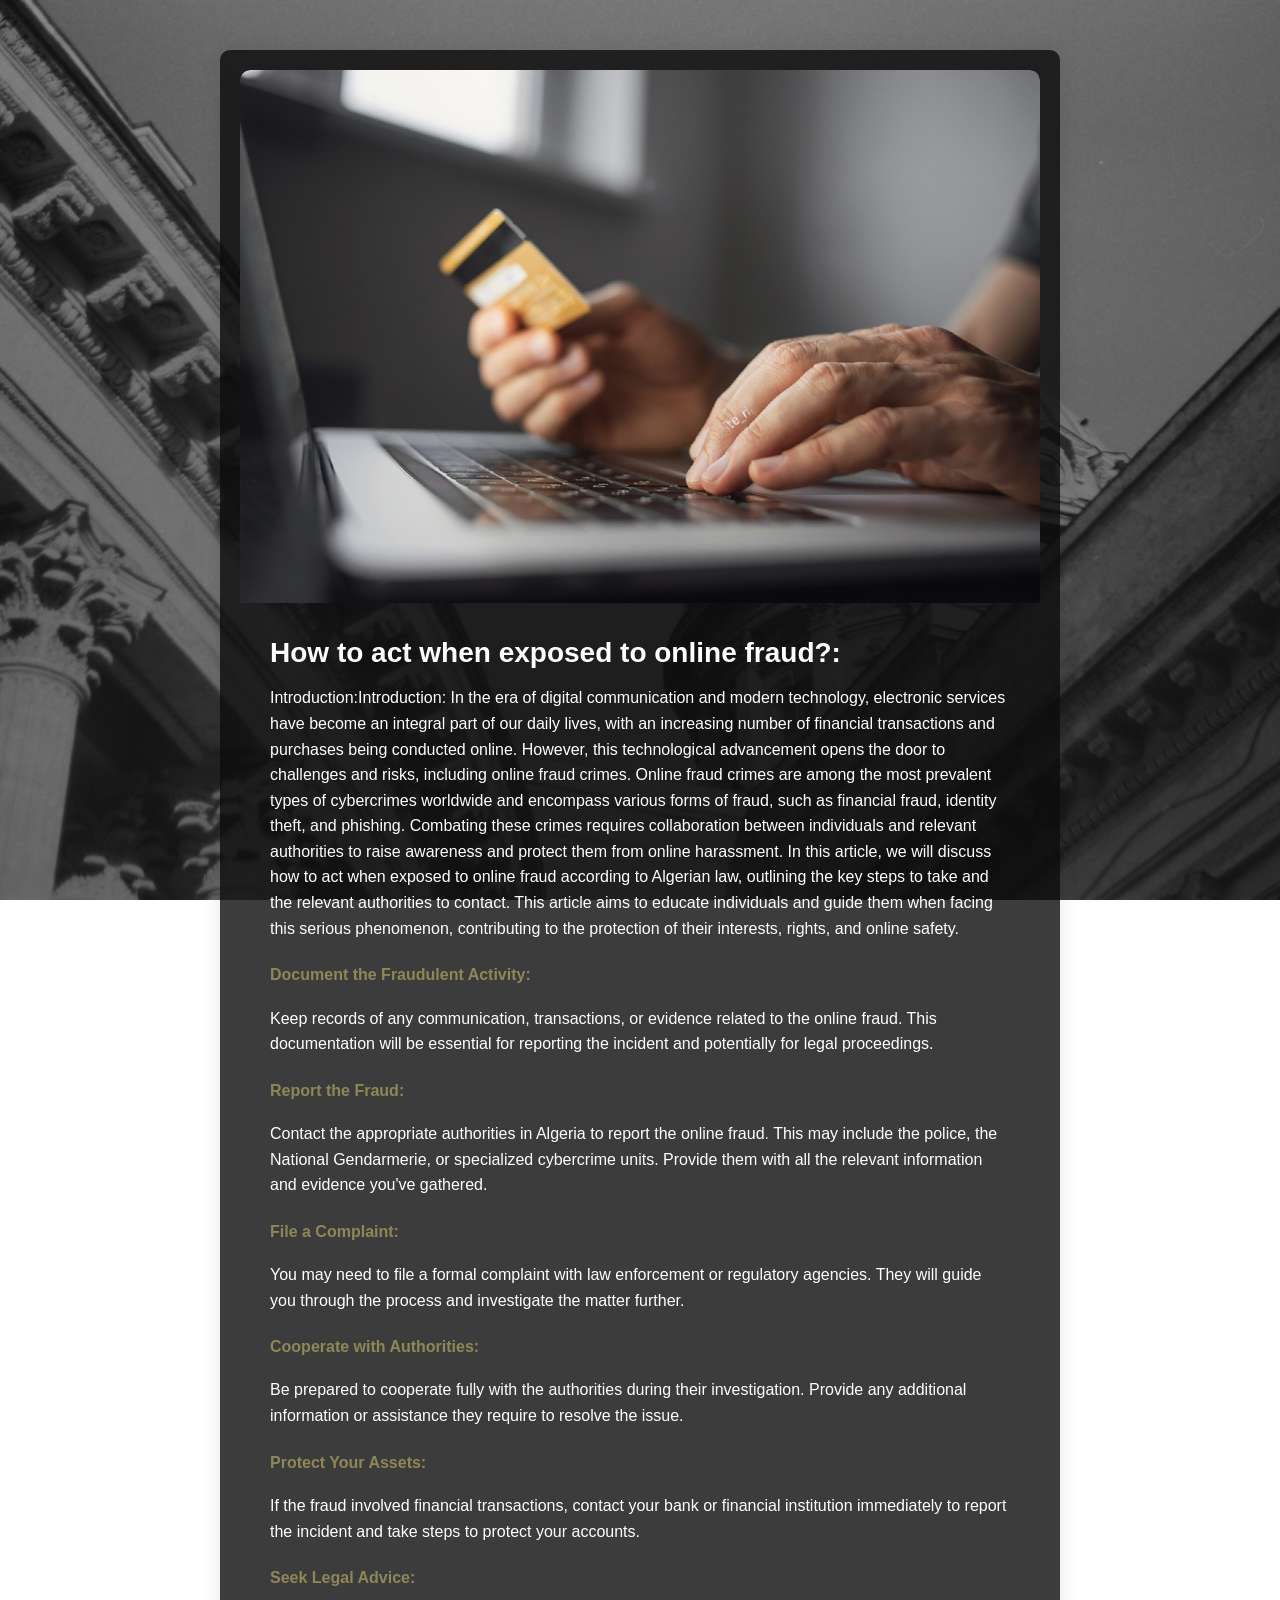
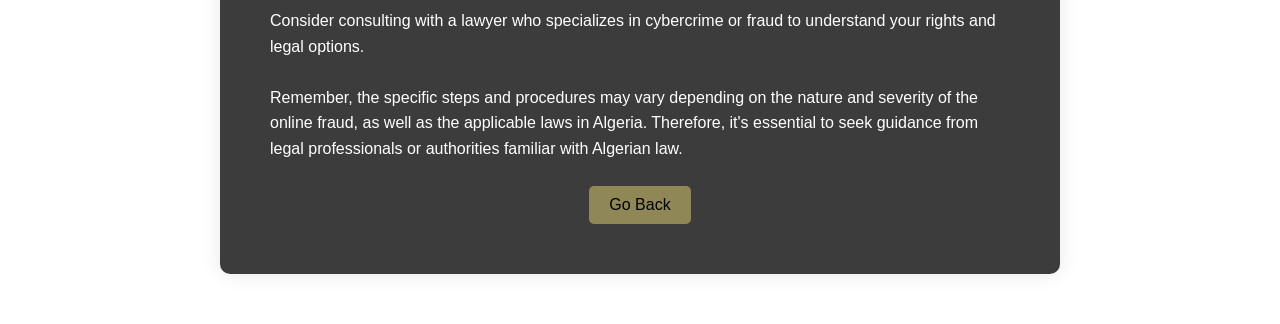
<file: articles/article-three.html>
<!DOCTYPE html>
<html lang="en">
<head>
<meta charset="UTF-8">
<meta name="viewport" content="width=device-width, initial-scale=1.0">
<title> online fraud

</title>
<style>
  body {
    font-family: 'Segoe UI', Tahoma, Geneva, Verdana, sans-serif;
    margin: 0;
    padding: 0;
    background-image:linear-gradient(rgba(28, 28, 28,0.4), rgba(28, 28, 28,0.6)), url('../image/background.jpg'); 
    background-size: cover;
    background-repeat: no-repeat;
    background-attachment: fixed;
    color: #333;
  }
  .container {
    max-width: 800px;
    margin: 50px auto;
    padding: 20px;
    background-color: rgba(12, 12, 12, 0.8); 
    border-radius: 10px;
    box-shadow: 0 0 20px rgba(0, 0, 0, 0.1);
  }
  .article {
    border-radius: 10px;
    overflow: hidden;
  }
  .article img {
    width: 100%;
    height: auto;
    border-radius: 10px 10px 0 0;
    object-fit: cover;
  }
  .article-content {
    padding: 30px;
  }
  h1 {
    color: white;
    font-size: 28px;
    margin-top: 0;
    margin-bottom: 15px;
  }
  p {
    color: white;
    line-height: 1.6;
    margin-bottom: 25px; 
  }
  .go-back {
    text-align: center;
    margin-top: 20px;
  }
  .go-back a {
    display: inline-block;
    padding: 10px 20px;
    background-color: #8F8755;
    color: black;
    text-decoration: none;
    border-radius: 5px;
    font-size: 16px;
  }
  .go-back a:hover {
    font-family: Arial;
    background-color: black;
    color: white;
  }
  h4
  {
    color: #8F8755;

  }
  h5
  {
    color:#8F8755;
  }
</style>
</head>
<body>

<div class="container">
  <div class="article">
    <img src="../image/image2.jpeg" alt="Article Image">
    <div class="article-content">
       <h1>
        How to act when exposed to online fraud?:
       </h1>
       <p>
        Introduction:Introduction:
        
        In the era of digital communication and modern technology, electronic services have become an integral part of our daily lives, with an increasing number of financial transactions and purchases being conducted online. However, this technological advancement opens the door to challenges and risks, including online fraud crimes.
        Online fraud crimes are among the most prevalent types of cybercrimes worldwide and encompass various forms of fraud, such as financial fraud, identity theft, and phishing. Combating these crimes requires collaboration between individuals and relevant authorities to raise awareness and protect them from online harassment.
        In this article, we will discuss how to act when exposed to online fraud according to Algerian law, outlining the key steps to take and the relevant authorities to contact. This article aims to educate individuals and guide them when facing this serious phenomenon, contributing to the protection of their interests, rights, and online safety.

       </p>
       <h4>Document the Fraudulent Activity:</h4>
       <p> Keep records of any communication, transactions, or evidence related to the online fraud. This documentation will be essential for reporting the incident and potentially for legal proceedings.</p>
       <h4>Report the Fraud:</h4>
       <p> Contact the appropriate authorities in Algeria to report the online fraud. This may include the police, the National Gendarmerie, or specialized cybercrime units. Provide them with all the relevant information and evidence you've gathered.</p>
       <h4>File a Complaint:</h4>
       <p>You may need to file a formal complaint with law enforcement or regulatory agencies. They will guide you through the process and investigate the matter further.</p>
        <h4>Cooperate with Authorities:</h4>
        <p>Be prepared to cooperate fully with the authorities during their investigation. Provide any additional information or assistance they require to resolve the issue.</p>
        <h4>Protect Your Assets:</h4>
        <p> If the fraud involved financial transactions, contact your bank or financial institution immediately to report the incident and take steps to protect your accounts.</p>
        <h4>Seek Legal Advice:</h4>
        <p> Consider consulting with a lawyer who specializes in cybercrime or fraud to understand your rights and legal options.</p>
        <p>Remember, the specific steps and procedures may vary depending on the nature and severity of the online fraud, as well as the applicable laws in Algeria. Therefore, it's essential to seek guidance from legal professionals or authorities familiar with Algerian law.</p>









        <div class="go-back">

            <a href="../index.html#Articles">Go Back</a> 
          </div>
    </div>
  </div>
</div>

</body>
</html>

<!-- <h1></h1>
      <p></p>
      <p></p>-->
</file>
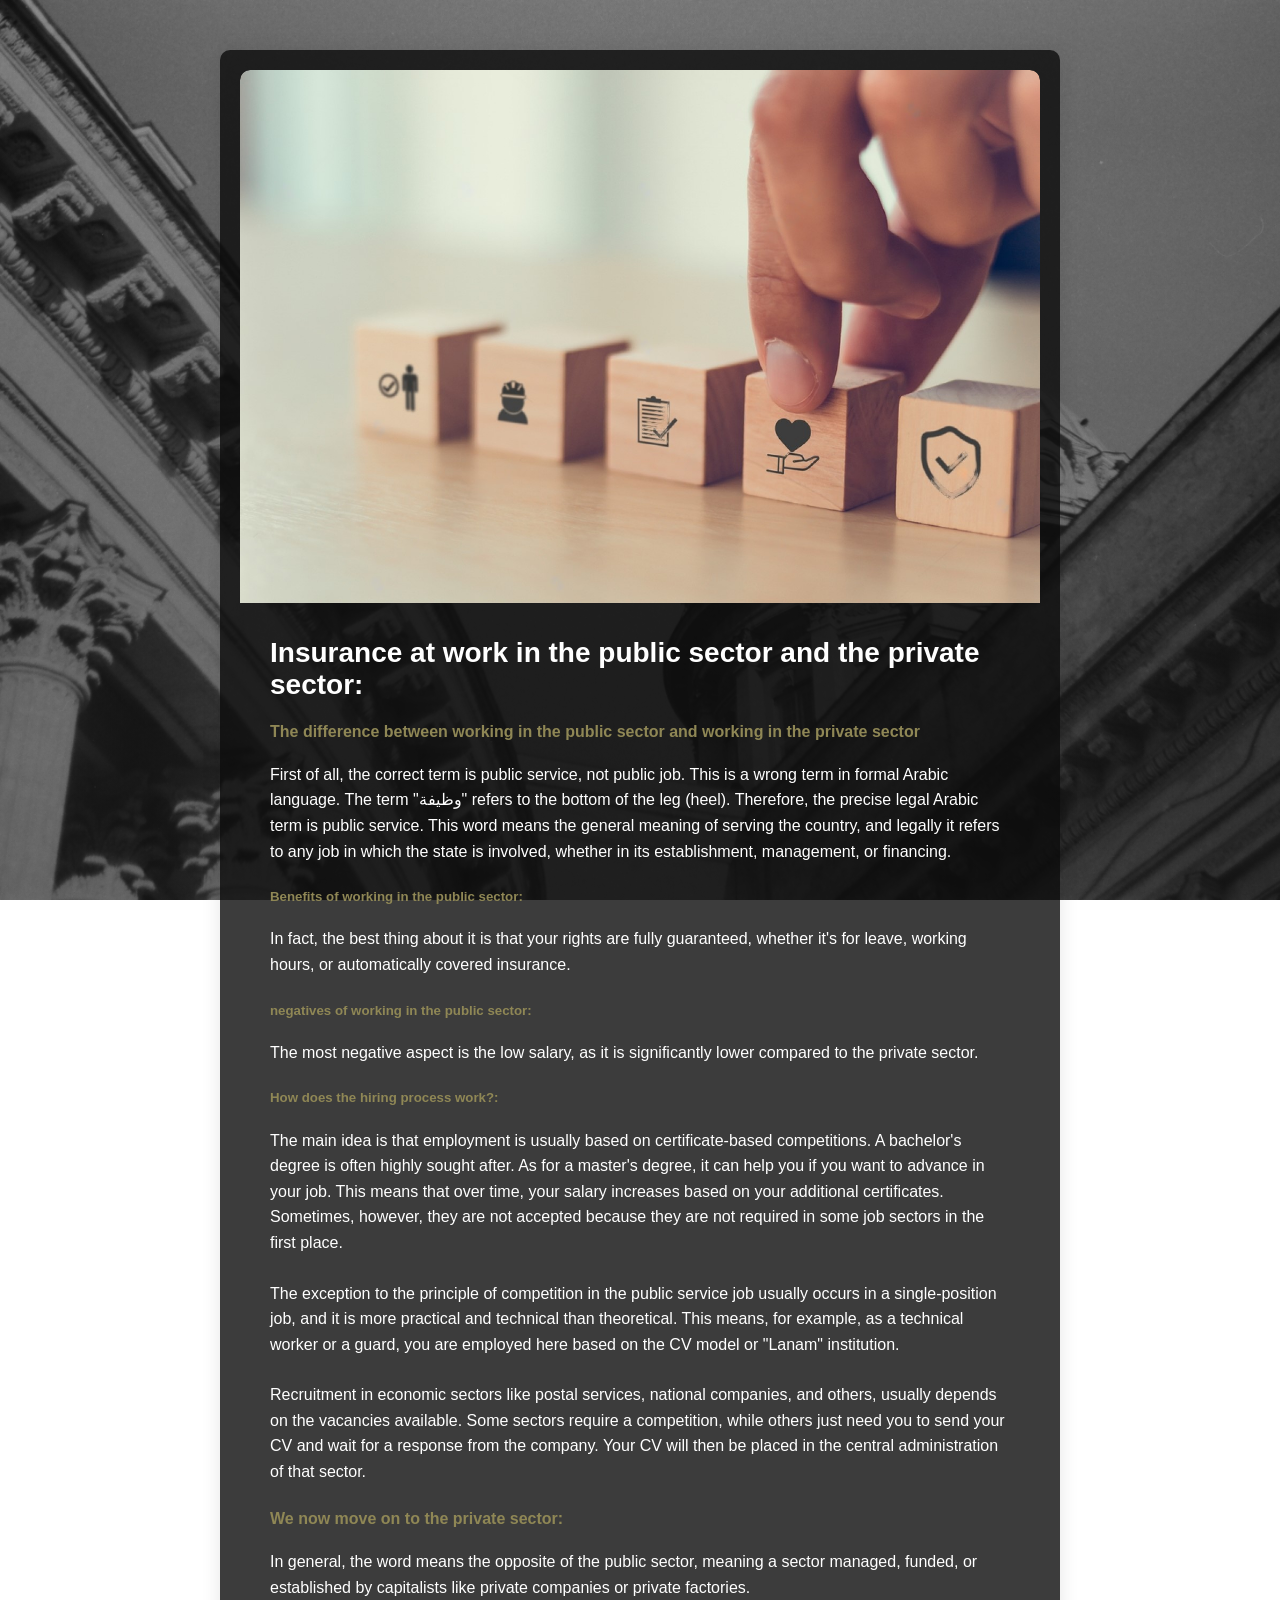
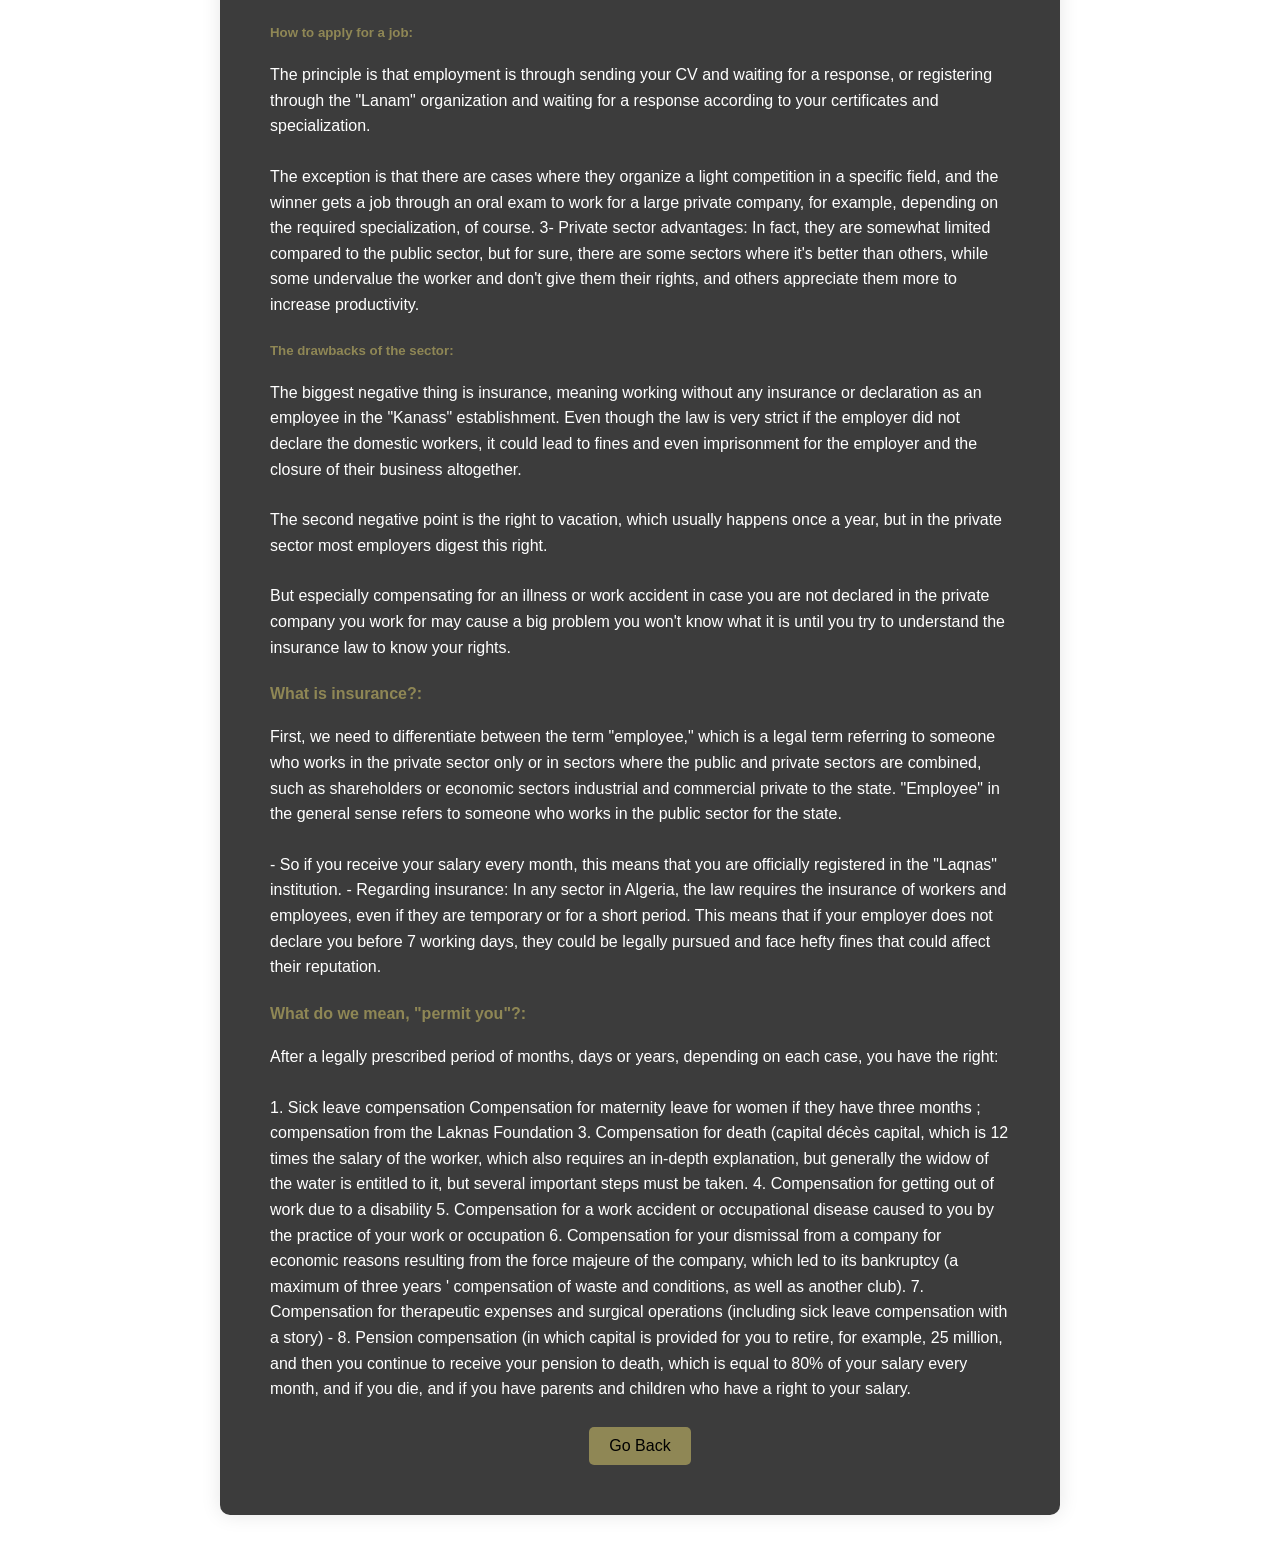
<file: articles/article-two.html>
<!DOCTYPE html>
<html lang="en">
<head>
<meta charset="UTF-8">
<meta name="viewport" content="width=device-width, initial-scale=1.0">
<title>the public sector and the private sector

</title>
<style>
  body {
    font-family: 'Segoe UI', Tahoma, Geneva, Verdana, sans-serif;
    margin: 0;
    padding: 0;
    background-image:linear-gradient(rgba(28, 28, 28,0.4), rgba(28, 28, 28,0.6)), url('../image/background.jpg'); 
    background-size: cover;
    background-repeat: no-repeat;
    background-attachment: fixed;
    color: #333;
  }
  .container {
    max-width: 800px;
    margin: 50px auto;
    padding: 20px;
    background-color: rgba(12, 12, 12, 0.8); 
    border-radius: 10px;
    box-shadow: 0 0 20px rgba(0, 0, 0, 0.1);
  }
  .article {
    border-radius: 10px;
    overflow: hidden;
  }
  .article img {
    width: 100%;
    height: auto;
    border-radius: 10px 10px 0 0;
    object-fit: cover;
  }
  .article-content {
    padding: 30px;
  }
  h1 {
    color: white;
    font-size: 28px;
    margin-top: 0;
    margin-bottom: 15px;
  }
  p {
    color: white;
    line-height: 1.6;
    margin-bottom: 25px; 
  }
  .go-back {
    text-align: center;
    margin-top: 20px;
  }
  .go-back a {
    display: inline-block;
    padding: 10px 20px;
    background-color: #8F8755;
    color: black;
    text-decoration: none;
    border-radius: 5px;
    font-size: 16px;
  }
  .go-back a:hover {
    font-family: Arial;
    background-color: black;
    color: white;
  }
  h4
  {
    color: #8F8755;

  }
  h5
  {
    color:#8F8755;
  }
</style>
</head>
<body>

<div class="container">
  <div class="article">
    <img src="../image/image3.jpeg" alt="Article Image">
    <div class="article-content">
      <h1>Insurance at work in the public sector and the private sector:</h1>
      <h4>The difference between working in the public sector and working in the private sector</h4>
      <p>First of all, the correct term is public service, not public job. This is a wrong term in formal Arabic language. The term "وظيفة" refers to the bottom of the leg (heel). Therefore, the precise legal Arabic term is public service. This word means the general meaning of serving the country, and legally it refers to any job in which the state is involved, whether in its establishment, management, or financing.</p>
      <h5>Benefits of working in the public sector:</h5>

      <p>In fact, the best thing about it is that your rights are fully guaranteed, whether it's for leave, working hours, or automatically covered insurance.</p>
      <h5> negatives of working in the public sector:</h5>
      <p>The most negative aspect is the low salary, as it is significantly lower compared to the private sector.</p>
      <h5>How does the hiring process work?:</h5>
      <p>The main idea is that employment is usually based on certificate-based competitions. A bachelor's degree is often highly sought after. As for a master's degree, it can help you if you want to advance in your job. This means that over time, your salary increases based on your additional certificates. Sometimes, however, they are not accepted because they are not required in some job sectors in the first place.</p>
      <p>The exception to the principle of competition in the public service job usually occurs in a single-position job, and it is more practical and technical than theoretical. This means, for example, as a technical worker or a guard, you are employed here based on the CV model or "Lanam" institution.</p>
      <p>Recruitment in economic sectors like postal services, national companies, and others, usually depends on the vacancies available. Some sectors require a competition, while others just need you to send your CV and wait for a response from the company. Your CV will then be placed in the central administration of that sector.</p>
      <h4>We now move on to the private sector:</h4>
      <p>In general, the word means the opposite of the public sector, meaning a sector managed, funded, or established by capitalists like private companies or private factories.</p>
      <h5>How to apply for a job:</h5>
      <p>The principle is that employment is through sending your CV and waiting for a response, or registering through the "Lanam" organization and waiting for a response according to your certificates and specialization.</p>
      <p>The exception is that there are cases where they organize a light competition in a specific field, and the winner gets a job through an oral exam to work for a large private company, for example, depending on the required specialization, of course.
        3- Private sector advantages: In fact, they are somewhat limited compared to the public sector, but for sure, there are some sectors where it's better than others, while some undervalue the worker and don't give them their rights, and others appreciate them more to increase productivity.</p>
     <h5>The drawbacks of the sector: </h5>
     <p>The biggest negative thing is insurance, meaning working without any insurance or declaration as an employee in the "Kanass" establishment. Even though the law is very strict if the employer did not declare the domestic workers, it could lead to fines and even imprisonment for the employer and the closure of their business altogether.</p>
     <p>The second negative point is the right to vacation, which usually happens once a year, but in the private sector most employers digest this right.</p>
     <p>But especially compensating for an illness or work accident in case you are not declared in the private company you work for may cause a big problem you won't know what it is until you try to understand the insurance law to know your rights.</p>
     <h4>What is insurance?:</h4>
     <p>First, we need to differentiate between the term "employee," which is a legal term referring to someone who works in the private sector only or in sectors where the public and private sectors are combined, such as shareholders or economic sectors industrial and commercial private to the state.
        "Employee" in the general sense refers to someone who works in the public sector for the state.</p>
        <p>- So if you receive your salary every month, this means that you are officially registered in the "Laqnas" institution.
            - Regarding insurance: In any sector in Algeria, the law requires the insurance of workers and employees, even if they are temporary or for a short period. This means that if your employer does not declare you before 7 working days, they could be legally pursued and face hefty fines that could affect their reputation.</p>
          <h4>What do we mean, "permit you"?:</h4>
          <p>After a legally prescribed period of months, days or years, depending on each case, you have the right: 

          </p>
          <p>
            1. Sick leave compensation 
Compensation for maternity leave for women if they have three months ; compensation from the Laknas Foundation
3. Compensation for death (capital décès capital, which is 12 times the salary of the worker, which also requires an in-depth explanation, but generally the widow of the water is entitled to it, but several important steps must be taken. 
4. Compensation for getting out of work due to a disability 
5. Compensation for a work accident or occupational disease caused to you by the practice of your work or occupation
6. Compensation for your dismissal from a company for economic reasons resulting from the force majeure of the company, which led to its bankruptcy (a maximum of three years &apos; compensation of waste and conditions, as well as another club). 
7. Compensation for therapeutic expenses and surgical operations (including sick leave compensation with a story) 
- 8. Pension compensation (in which capital is provided for you to retire, for example, 25 million, and then you continue to receive your pension to death, which is equal to 80% of your salary every month, and if you die, and if you have parents and children who have a right to your salary.
          </p>








        <div class="go-back">

            <a href="../index.html#Articles">Go Back</a> 
          </div>
    </div>
  </div>
</div>

</body>
</html>
</file>
<file: Css/style.css>
/* Les variables des couleur */
:root{
    --main-color:rgb(17, 17, 17);
    --secondary-color:rgb(228, 228, 227);
    --third-color:#9a905c;
}

/* Initialisation des marge interieurs et exterieures */
*{
    padding: 0;
    margin: 0;
    color: var(--secondary-color);
    font-family: "Rubik", sans-serif;
}


body{
    max-width: 100%;
    font-family: "Rubik", sans-serif;
}

section{
    height: 100vh;
    width: 99%;
    margin: 0 auto;
    background: var(--secondary-color);
    display: flex;
    flex-direction: row;
    justify-content: space-around;
    align-items: center;
}

 a{
    text-decoration: none;
    
 }


.top-div {
    position: fixed;
    top: 0;
    left: 0;
    width: 0px;
    background-color:var(--third-color);
    color: #fff;
    transition: width 0.3s ease;
    z-index: 1000; 
    height: 5px;
    z-index: 50;
  }


 .top-div-container
 {
    height: 5px;
    width: 100%;
    background-color: #4a452e;
    position: fixed;
    top: 0;
    left: 0;
    z-index: 50;
    
 }



/****************************************Header-Merah Allae Farah****************************************/
.menu{
    width:52%;
    padding: 10px;
    margin: auto;
    background-color: var(--main-color);
    height:30px;
    border-radius: 20px; 
    margin: 20px;
    position: fixed;
    border: var(--secondary-color) 2px solid;
    
}
.menu nav{
    width: 100%;
    height: 1em;
    display: flex;
    flex-direction: row;
    justify-content: space-between;
    align-items: center;
 
   
}

.menu nav a{
    color: var(--secondary-color);
    padding: 10px;
}
.menu nav a:hover{
    text-decoration: underline;
    color: var(--third-color);
}
/****************************************FOOTER-Belacel-Safia****************************************/

footer {
    /* position: fixed; faire rester en bas de la fenêtre du navigateur */
    bottom: 0;       /*coller le footer au bas de la fenêtre du navigateur*/
    width: 99%;     /* toute la largeur */
    background: var(--main-color);
    margin: 0 auto; /*faire centre sur la page */
}

.mn{
    display: flex;  
}

.mn .b {
    flex-basis: 50%; /* occuper la moitié de l'espace disponible pour tout les divison */
    padding: 10px 20px;
}

.b h2 {
    font-size: 14px;
    font-weight: 600;
    text-transform: uppercase;
       color: var(--third-color);
}

.b .icon {
    margin: 20px 0 0 0;
}

.left .icon .résaux  {
    margin: 20px 0 0 0;
}

.left .icon p {
    text-align: justify; /*Créer un bloc de texte visuellement équilibré pour faciliter la lecture*/
}

.left .icon .résaux  a {
    padding: 0 2px;
  
}

.left .icon .résaux  a span {
    height: 40px;
    width: 40px;
    background: #1a1a1a;
    line-height: 40px;  /*contrôle l'espacement vertical entre les lignes de texte */
    text-align: center; 
    font-size: 18px;
    border-radius: 5px;
}

.left .icon .résaux  a span:hover {
    background: #716d0f7d;
}

.center .icon a, .copi a {
    text-decoration: underline;
}
.center .icon .fas {
    font-size: 20px;
    background: #1a1a1a;
    height: 45px;
    width: 45px;
    line-height: 45px;
    text-align: center;
    border-radius: 50%;
 
}
.center .icon .phone {
    margin: 10px 0;
}

.right form .msg {
    margin-top: 10px;
  
}

.right form input,
.right form textarea {
    width: 400px;
    font-size: 15px;
    background: #151515;
    padding-left: 10px;
    color: whitesmoke;
    border: 2px solid #222222;
}
.right form input {
    height: 35px;
   
}

.right .icon {
    align-items: start;
    width: 100%;
}
.copi {
    padding: 5px;
    font-size: 15px; 
    background: #151515;

}
.menu #logo{
    width:80px;
    height:60px;
    margin: 3px;
    padding: 2px;

}
</file>
<file: Css/sign-Merah-allae.css>
body {
   
    height: 100vh;
    display: flex;
    flex-direction: column;
    justify-content: center;
    align-items: center;
    color: var(--main-color);
    background: linear-gradient(to right, var(--secondary-color), var(--third-color));
  
}
.container{
    width: 100%;
    background-color: var(--main-color);
    border-radius: 20px;
    box-shadow: 0 5px 15px rgba(0,0,0.35);
    position: relative;
    overflow: hidden;
    width: 80%;
    max-width:100%;
    min-height: 85%;
}
.container p{
    font-size: 18px;
    color: var(--secondary-color);
    line-height: 20px;
    letter-spacing:0.3px;
    margin:20px 0;
}

.social-icons {
    width: 100%;
    margin: 20px 0;
    width: 100%;
    display: flex;
    justify-content: center;
    gap:10px;
}


.container button{
    background-color: var(--main-color);
    font-size: 13px;
    padding: 10px 25px;
    border: 2px var(--main-color) solid;
    border-radius: 20px;
    letter-spacing: 0.5px;
    margin-top: 10px;
    cursor: pointer;
    color: var(--main-color);
}

.container button.hidden{
    background-color: var(--secondary-color);
    border-color: var(--secondary-color) ;

}
.container button.hidden:hover{
    background-color: var(--main-color);
   color: var(--secondary-color);
    
}
.container form{
    background-color: var(--main-color);
    display: flex;
    align-items: center;
    justify-content: center;
    flex-direction: column;
    padding: 0 4px;
    height: 100%;
    margin: 10px 0;
}

.container input{
    background-color: var(--secondary-color);
    border: none;
    margin: 10px 0;
    padding:10px 15px;
    font-size: 13px;
    border-radius: 10px;
    width: 80%;
    outline: none;
    color: black;
}
.form-container{
    position:absolute;
    top: 0;
    height: 100%;
    transition: all 0.6s ease-in-out;
    width: 50%;

}
.sign-in{
    left:0;
    width:500px;
    z-index:2;
}
.container .active .sign-in{
    transform:translateX(100%);
    opacity: 1;
    z-index:5;
    animation: move 0.6s;
}
.sign-up{
    left: 0;
    width: 50%;
    opacity: 0;
    z-index: 1;
}

.container.active .sign-up{
    transform: translateX(100%);
    opacity: 1;
    z-index: 5;
    animation: move 0.6s;
}
@keyframes move {
    0%, 49.99%{
        opacity: 0;
        z-index: 5;
    }
    50%, 100%{
        opacity: 1;
        z-index: 5;
    }
    
}
.social-icons i{
    color: var(--secondary-color);
    font-size: 15px;
}
.social-icons a{
    width: 1000px;
    border: 1px solid var(--secondary-color);
    border-radius: 20%;
    display: flex;
    flex-direction: row;
    justify-content: center;
    align-items: center;
    margin: 0 3px;
    width: 40px;
    height: 40px;
}

.toggle-container{
    position: absolute;
    top: 0;
    left: 50%;
    width: 100%;
    height: 100%;
    overflow: hidden;
    transition: all 0.6s ease-in-out;
    z-index: 1000;
    border-radius: 150px 0 0 100px;
    
}

.container.active .toggle-container{
    transform: translateX(-100%);
    border-radius:0 150px 100px 0;
    
}

.toggle{
    background-color: var(--third-color);
    height: 100%;
    background: linear-gradient(to right, var(--third-color), #4a452e);
    position: relative;
    left: -100%;
    height: 100%;
    width: 200%;
    transform: translateX(0);
    transition: all 0.6s ease-in-out;
}

.container.active .toggle{
    transform: translateX(50%);
}

.toggle-panel{
    position: absolute;
    width: 72%;
    height: 100%;
    display: flex;
    align-items: center;
    justify-content: center;
    flex-direction: column;
    padding: 0 30px;
    text-align: center;
    top:0;
    transform: translateX(0);
    transition: all 0.6s ease-in-out;
}

.toggle-panel h1{
    text-align: center;
    font-size: 30px;
   
}

.toggle-left{
    transform: translateX(-200%);
}

.container.active .toggle-left{
    transform:translateX(0) ;
}

.toggle-right{
    right: 0;
    transform: translateX(0);
}

.container.active .toggle-right{
transform: translateX(200%);
}
</file>
<file: Css/Rebbou-Benberber-Ranime.css>
/***************************Areas**************************/


.Area{
    background:url('../image/image2.jpg');
    background-position: top ;
    background-size: cover;
    background-repeat:no-repeat ;
    display: flex;
    align-items: center;
    flex-direction: column;
    height: fit-content;
    max-width:99% ;
   }

   .AreaN{
    background:url('../image/image2.jpg');
    background-position: top ;
    background-size: cover;
    background-repeat:no-repeat ;
    /* background-color: var(--secondary-color); */
    display: flex;
    flex-direction: column;
    align-items: center;
    height: fit-content;
    max-width:99% ;
   }

   .AreaN h1{
    margin-top: 80px;
    max-width: 100%;
   }

   .Area h2{
     color:var(--third-color);
   }
.Area h1 {
   
    color: var(--secondary-color);
}
   ul{
     color:var(--secondary-color);
     margin: 0 40px;
   }
   
   .Area .title {
        width: 95%; 
        margin-top: 80px;
        font-size: 35px;
        text-align: start;
   
   }
   
   
 .main{
    display: flex;
   justify-content: center;
   padding-top: 70px;
   padding-bottom: 20px;
   
   }
   
   .main1{
    display: flex;
   justify-content: center;
   padding-top: 20px;
   padding-bottom: 80px;
   }
   
 .crd {
     background-color: rgba(0, 0, 0, 0.2);
     width: 355px; 
     height: 300px;
     border-radius: 10px;
     overflow: hidden;
     position: relative;
     box-shadow: 0px 5px 10px rgba(0, 0, 0, 0.5);
     transition: transform 0.5s ease;
     margin-left: 20px;
     margin-right: 20px;
     display: inline-block;
 
     
 }
   
   
   
   .crd-img {
       width: 100%;
       height: 100%;
       display: flex;
       justify-content: center;
   
      }
   
   
   .crd-body {
   
       position: absolute;
       bottom: 0;
       left: 0;
       right: 0;
       border-radius: 10px;
       background-color: rgba(228, 228, 227, 0.6);  
       padding: 1rem;
       transform: translateY(100%);
       transition: transform 0.3s ease;
 
   }

   
   .crd-body p{
          color: var(--main-color);
          text-align: start;
   }
   .crd:hover {
       transform: translateY(-10px);
       box-shadow: 0px 10px 20px rgba(0, 0, 0, 0.2);
   }
   
   
   .crd:hover .crd-body {
       transform: translateY(0);
       background-color: rgba(228, 228, 227, 0.95); 
   }
   
   .crd-body .crd-title {
       margin-bottom: 0.5rem;
       font-weight: 500;
       color:var(--main-color);
       text-align: center;
       font-style: italic;
   
   }
   
   .crd-info {
       margin-bottom: 1rem;  
       line-height: 1.5;
       text-align: center;
   }
   
   .crd-btn {
       color: var(--secondary-color);
       text-decoration: none;
       background-color: var(--main-color);
       padding: 0.5rem 1rem;
       border-radius: 20px;
       display: inline-block;
       transition: transform 0.2s ease;
       background-position: center;
   
   }
   
   .crd-btn:hover {
       transform: translateY(-3px);
       background-color: var(--third-color);
   }

.text-area{
    display: flex;

    flex-direction: column;
    height: fit-content;
    align-items: start;
    width:90%;
    padding: auto;
    text-align: start;
    background-color: rgba(0, 0, 0, 0);
    margin: 40px;
    border-radius:20px ;

}

.text-area p{
    width: 95%;
    padding: 20px;
}

 .text-area h2{
    color: var(--third-color);
    margin: 20px;
}
button[type="submit"] {
    background-color: var(--secondary-color);
    color: var(--main-color);
    padding: 10px 20px;
    border: none;
    border-radius: 20px;
    cursor: pointer;
    margin: 20px;
  }
  
button[type="submit"]:hover {
background-color: var(--third-color);
}
</file>
<file: Css/responsive.css>
/* Le cote responsive du site web (mobile) */

@media screen and (max-width: 500px){
    
  
    body{
        max-width: 100%;
        
    }
    
    section{
        height: fit-content;
        width: 100%;
        flex-direction: column;
        justify-content: center;
        align-items: center;

    }
    .sidebar {
        position: fixed;
        top: 0; 
        left: 0;
        width: 375px;
        height: 100vh;
        background-color: rgba(0, 0, 0,0.8);
        transition: top 0.3s ease;
        flex-direction: column;
        align-items: center;
        justify-content: center;
        color: var(--main-color);
        z-index: 12;
        
    }

    .sidebar div{
        width:100%;
        display: flex;
       justify-content: center;
    }
    .sidebar div a{
        padding: 10px 20px;
        background-color: var(--third-color);
        border-radius: 20px;
        margin: 20px;
    }
    .sidebar  a{
        margin:20px;
    }

    .sidebar #x{
        position: absolute;
        color: aliceblue;
        top:0;
        right:0;
        padding:10px 15px;
        margin:10px;
        background-color: var(--third-color);
        border-radius: 100%;
    }
    
    /**********B**********/
    
    .btns {
        display: none;
    
    }
    
    .btns .btn{
        height: 15px;
        width: 60%;
        background: var(--secondary-color);
        border-radius: 20px;
        color: var(--main-color);
        display: flex;
        justify-content: center;
        align-items: center;
    
    }
    
    /**********C**********/
    
    .card {
    display: none;
    }
    
    .carousel{
        width: 80%;
        height: 100%;
        overflow: hidden;
        position: relative;
    
    }
    
    .contact{
        width: 60%;
        height: 4%;
       
            }
    
    
    .container{
        height:100vh;
        
    }
    
    .content{
        
      
        min-height: 60%;
     
    }
    
    
    
    
    /**********L**********/
    
    .landing-page{
        width: 100%;
        margin: 0;
         height: fit-content;
    }
    
    
    .left-arrow{
        margin-right: 25px;
    }
    
    .left-part{
        width: fit-content;
        width: 100%;
        height:95vh;
        border-radius:0 ;
        justify-content: center;
        align-items: center;
        border:none;
    
    }
    

    
    .left-part div{
        padding: 2px;
        margin: 0;
    }
    
    .left-part h1{
        font-size: 50px;
        color: var(--third-color)
       
    }
    
    .left-part nav {
        display: none;
    
    }
    
    .left-part p{
        text-align: center;
        width: 99%;
        margin: auto;
    }
    
    .Login{
        display: none;
    }

    /**********N**********/
    .mobilnav{
        width: 100%;
        height: 40px;
        display: flex;
        justify-content: space-evenly;
        align-items: center;
        background-color: var(--third-color);
        position: fixed;
        top: 0;
        z-index: 10;

       
    }

    .mobilnav i {
        color: var(--main-color);
        font-size: 15pt;
      
    }
    
    /**********R**********/
    
    .right-part{
        width: 100%;
        min-height: 100vh;
        background-position: center;
        background-size: cover;
        justify-content: center;
        align-items: center;
        border-radius: 0;
        border: none;
        
    }
    
    
    /**********S**********/
    
    .slider{
        width: 300%;
        height: 100%;
        display: flex;
        flex-direction: row;
        justify-content: space-evenly; 
        gap:30px;
        align-items: center;
        transition: all 0.3s;
        overflow: hidden;
       
    }
    
     .square1, .square2, .square3{
        position: relative;
        width: 70%;
        height: 50%;
      
    
    }
    

    
    .square1 p,.square2 p,.square3 p{
        text-align: center;
        padding: 10px;
        font-size: 14px;
    }
   
    /****************************************Join Us****************************************/

    /**********B**********/

    button[type="submit"] {
        width:30%;
        margin: 20px;
        font-size: 15px;
        
    }


    /**********F**********/

    .form-group {
    width:90%;
    margin: 20px;

    }

    .fullname{
        display: flex;
        flex-direction: column;
        align-items: start;
        width: 100%;
    }


    /**********H**********/
    .Hiring{
        width: 99%;
    }
    .Hiring h1{
        font-size: 35px;
        text-align: start;
        }
    .Hiring p{
        width:90%;
        font-size: 16px;
        align-items: center;
    }

    label {

        font-size: 15px;

    }


    
    /****************************************FOOTER****************************************/
footer{
    height: fit-content;
}
    /**********M**********/
    .mn{
        display: flex;  
        flex-direction: column;
    }
    .right form input,
.right form textarea {
    width: 200px;
    font-size: 13px;
    background: #151515;
    padding-left: 10px;
    border: 2px solid #222222;
}


.left .icon p {
    text-align: start;
    font-size: 15px;
    line-height: 20px;
}
        /****************************************about us****************************************/
        .About-Us{
            height:fit-content;
        
        }  
        
        
        .About-Us p{
    
            margin:20px auto;
            width:89%;
           line-height: 25px; 
            font-size: 16px;
        }

        .achievement {
            width: 99%;
            flex-direction: column;
            height: 100vh;
            text-align: start;
           
        }
     
        .achievement  div{
            flex-direction:row;
            width: 100%;
            height: 30px;
        }
        
        .achievement i{
            font-size:20px;
            margin: 5px;

         
        }
        
        .date{
            margin: 5px;
        }
        
        .line2{
        display: none;
        }

        .ach .line3{
        height: 5px;
        width: 40px;
        margin: 1px ;
        
        }
    /****************************************Area of practice****************************************/
    .Area{
        background:var(--main-color);
    
        max-width:99% ;
    }

    .AreaN{
        background:var(--main-color);
    }

    .Area h1 {

        font-size: 35px;
    }

   
    .main, .main1{
        flex-direction: column;
        padding-top: 0;
        padding-bottom:0;
        align-items: center;
        width: 100%;
    }

    .crd {

     width:80%; 
     height: 200px;
     border-radius: 10px;
     margin: 20px 0;
    }
    .crd-body {
        height: 170px;
        line-height: 25px; 

    }
   
   
   /****************************************Lawyers****************************************/


    .containe{
        width: 90%;

    }
    .Lawyers h1{
        font-size: 30px;
        text-align: center;
        margin: 20px 0;

    }
    .Lawyers h3{
        font-size: 15px;
        line-height: 25px; 
        text-align: center;  
        margin: 0 5px;

    }

    .bio{
        width: 100%;
    }
    .bio p{

        color: var(--secondary-color);
        margin: 2px;
        font-weight: 300;
        overflow: hidden;
        padding: 5px;
    
    }
    .bio h2{
        margin: 0 5px ;  
        padding: 10px 0;
        text-align: center;
        font-size: 20px;
    }
    /* BODY & LAWYERS */
    


    .lawyer{
        display:flex;
        align-items: center;
        flex-direction: column;
        justify-content: center;
        align-items: center;
        height: 100vh;
        margin:0;
        width: 100%;
        
        
    }
    /*********************************    L1   ******************************/
    .l1{
        height: 100%;
    
    }
    .l1 .bio{
        height: 95%;
        width: 80%;
        text-align: justify;
    }

    .l1 .photo{
        height: 350px;
        width:  250px; 
        margin: 30px;
 
        
    }
    /*safia*/
    .l1 .photo .imbBx, .imbBx img{
        width: 350px;  
 
    }
    .l1 .photo .content{
        bottom:0;
        width:100%;
        backdrop-filter: blur(5px); 

    }





    /***************************************  L2    **************************************/

    .l2{
        margin: 30px;
        height: 100%; 
        flex-direction: column-reverse;
    }
    .l2 .bio{
        height: 95%;
        width: 90%;
        text-align: justify;
   
    }

    .l2 .photo{
        height: 350px;
        width:  250px; 
        margin: 30px;
        padding-left: 0;
        border-radius: 10px;
       
    }
    .l2 .photo .imbBx, .imbBx img{
     
        width: 100%;
        height: 330px;
    }
    .l2 .photo .content{
      
        bottom:0;
        backdrop-filter: blur(5px); 
        border-radius: 0;
        width:  250px; 
    }
    .l2 .photo:hover .content{
        bottom: 0;
        transition-delay: 3ms;
    }

    .l2 .bio h2{
        text-align: center;
        width: 100%;
    }
    .l2 .bio p{
        width: 90%;
        text-align: justify;
    }


    /*****************************  L3  *************************/
    .l3{
        margin: 30px;
        height: 100%; 
        flex-direction: column-reverse;
    }
    .l3 .bio{
        height: 95%;
        width: 90%;
        text-align: justify;
     
    }


    .l3 .photo{
        height: 400px;
        width:  250px; 
        margin: 30px;
        padding-left: 0;
        border-radius: 10px;
    }

    .l3 .photo .content{
        position: absolute;  
        bottom:0;
        backdrop-filter: blur(5px); 
        border-radius: 0 ;

    }

    .l3 .bio h2{
        padding-right: 2px;
        margin: 0;
        width: 100%;
        text-align: center;
    }

    /*********************************  L4  ***********************/
    .l4{
        height: 100%; 
    }
    .l4 .bio{
        height: 95%;
        width: 90%;
        text-align: justify;
        margin-left: 0;
    
    }
    .l4 .photo{
        position: relative;
        height: 100%;
        height: 400px;
        width:  250px; 
     margin:30px
    }
    .l4 .photo .imbBx, .imbBx img{
        height: 350px;
        width:  270px;
        border-radius: 10px;
    }
    .l4 .photo .content{
        position: absolute;  
        bottom:0;
        backdrop-filter: blur(5px);
        border-radius:0;
     
    }
 
    .l4 .bio h2{
        padding-left: 0;
        margin: 0;
        width: 100%;
        text-align: center;
    }

    /****************************************Articles****************************************/

    .Articles
    {
      display: none;
    
    }

    
     /****************************************Forum****************************************/
 .Forum{
    height: 90vh;
    margin: auto;


 }

 .Forum .title{
    width:100%;
    margin: 5px ;
 }

 .Forum .title h1{
    font-size: 35px;
 }

 .Forum .pub-container{
    width: 99%;
    height: 90vh;
    display: flex;
    background:rgb(17, 17, 17, 0.9);
    flex-direction: column;
    align-items: center;
    justify-content: center;
    position: absolute;
    z-index: 3;
 }

 .Forum .pub-container .disclamer{
   height: 80vh;
   width: 250px;
   padding: 20px;
   margin: auto;
   background-color: var(--main-color);
   border-radius: 20px;
   margin: 20px auto 20px auto ;
 }

 .Forum .terms-conditions h1{
    width:100%;
    margin: 20px auto;
    text-align: center;
    font-size: 20px;
 }

 .Forum .terms-conditions h2{
    width:100%;
    margin: 30px auto;
    text-align: center;
    font-size: 15px;

 }

 .Forum .terms-conditions h3{
    width:100%;
    margin: 20px auto;
    text-align:start;
    font-weight: 300;
    font-size: 13px;
 }

 .dsclr-text{
    font-size: 13px; 
    line-height: 20px;
    
 }
 .Forum .buttons{
    margin: auto;
 }

.Forum .buttons button{
    width: 40%;
    height:10px;
    margin: 10px auto;
    padding: 15px 30px;
}
    


.Forum .forum-container{
    width:100%;
    height:100%;
}

.publication{
    width:90%;
    height: 100%;
    margin-left: 25px;
    overflow: hidden;
    position: relative;

}


.publication .pub1,.publication  .pub2,.publication  .pub3{
  font-size: 13px;

    text-overflow: ellipsis;
}

.forum-container button {
    border-radius: 100%;
    padding:2px 6px;
    margin: 5px;
    font-size: 15px;
}
.publication  .pub3{
margin-right: 25px;
}


.pro {
    height:50px;

}

.pro img{
    height:40px;
    width:40px;
    margin-right:10px;
}

.publication p{
    width: 90%;
    text-align: start;
}

}

@media screen and (min-width: 600px) and (max-width:1024px){
    
  
    body{
        max-width: 100%;
        
    }
    
    section{
        height: fit-content;
        width: 100%;
        flex-direction: column;
        justify-content: center;
        align-items: center;

    }
    .sidebar {
        position: fixed;
        top: 0; 
        left: 0;
        width: 375px;
        height: 100vh;
        background-color: rgba(0, 0, 0,0.8);
        transition: top 0.3s ease;
        z-index: 2;
        flex-direction: column;
        align-items: center;
        justify-content: center;
        color: var(--main-color);
        
    }

    .sidebar div{
        width:100%;
        display: flex;
       justify-content: center;
    }
    .sidebar div a{
        padding: 10px 20px;
        background-color: var(--third-color);
        border-radius: 20px;
        margin: 20px;
    }

    .show{
        top:0;
    }
    
    
    /**********B**********/
    
    .btns {
        display: none;
    
    }
    
    .btns .btn{
        height: 15px;
        width: 60%;
        background: var(--secondary-color);
        border-radius: 20px;
        color: var(--main-color);
        display: flex;
        justify-content: center;
        align-items: center;
    
    }
    
    /**********C**********/
    
    .card {
    display: none;
    }
    
    .carousel{
        width: 80%;
        height: 100%;
        overflow: hidden;
        position: relative;
    
    }
    
    .contact{
        width: 60%;
        height: 4%;
       
            }
    
    
    .container{
        height:100vh;
        
    }
    
    .content{
        
      
        min-height: 60%;
     
    }
    
    
    
    
    /**********L**********/
    
    .landing-page{
        width: 100%;
        margin: 0;
         height: fit-content;
    }
    
    
    .left-arrow{
        margin-right: 25px;
    }
    
    .left-part{
        width: fit-content;
        width: 100%;
        height:95vh;
        border-radius:0 ;
        justify-content: center;
        align-items: center;
        border:none;
    
    }
    

    
    .left-part div{
        padding: 2px;
        margin: 0;
    }
    
    .left-part h1{
        font-size: 50px;
        color: var(--third-color)
       
    }
    
    .left-part nav {
        display: none;
    
    }
    
    .left-part p{
        text-align: center;
        width: 99%;
        margin: auto;
    }
    
    .Login{
        display: none;
    }

    /**********N**********/
    .mobilnav{
        width: 100%;
        height: 60px;
        display: flex;
        justify-content: space-evenly;
        align-items: center;
        background-color: var(--third-color);
       
    }

    .mobilnav i {
        color: var(--main-color);
        font-size: 15pt;
      
    }
    
    /**********R**********/
    
    .right-part{
        width: 100%;
        min-height: 100vh;
        background-position: center;
        background-size: cover;
        justify-content: center;
        align-items: center;
        border-radius: 0;
        border: none;
        
    }
    
    
    /**********S**********/
    
    .slider{
        width: 300%;
        height: 100%;
        display: flex;
        flex-direction: row;
        justify-content: space-evenly; 
        gap:30px;
        align-items: center;
        transition: all 0.3s;
        overflow: hidden;
       
    }
    
     .square1, .square2, .square3{
        position: relative;
        width: 70%;
        height: 50%;
      
    
    }
    

    
    .square1 p,.square2 p,.square3 p{
        text-align: center;
        padding: 10px;
        font-size: 14px;
    }
   
    /****************************************Join Us****************************************/

    /**********B**********/

    button[type="submit"] {
        width:30%;
        margin: 20px;
        font-size: 15px;
        
    }


    /**********F**********/

    .form-group {
    width:90%;
    margin: 20px;

    }

    .fullname{
        display: flex;
        flex-direction: column;
        align-items: start;
        width: 100%;
    }


    /**********H**********/
    .Hiring{
        width: 99%;
    }
    .Hiring h1{
        font-size: 35px;
        text-align: start;
        }
    .Hiring p{
        width:90%;
        font-size: 16px;
        align-items: center;
    }

    label {

        font-size: 15px;

    }


    
    /****************************************FOOTER****************************************/
footer{
    height: fit-content;
}
    /**********M**********/
    .mn{
        display: flex;  
        flex-direction: column;
    }
    .right form input,
.right form textarea {
    width: 200px;
    font-size: 13px;
    background: #151515;
    padding-left: 10px;
    border: 2px solid #222222;
}


.left .icon p {
    text-align: start;
    font-size: 15px;
    line-height: 20px;
}
        /****************************************about us****************************************/
        .About-Us{
            height:fit-content;
        
        }  
        
        
        .About-Us p{
    
            margin:20px auto;
            width:89%;
           line-height: 25px; 
            font-size: 16px;
        }

        .achievement {
            width: 99%;
            flex-direction: column;
            height: 100vh;
            text-align: start;
           
        }
     
        .achievement  div{
            flex-direction:row;
            width: 100%;
            height: 30px;
        }
        
        .achievement i{
            font-size:20px;
            margin: 5px;

         
        }
        
        .date{
            margin: 5px;
        }
        
        .line2{
        display: none;
        }

        .ach .line3{
        height: 5px;
        width: 40px;
        margin: 1px ;
        
        }
    /****************************************Area of practice****************************************/
    .Area{
        background:var(--main-color);
    
        max-width:99% ;
    }

    .AreaN{
        background:var(--main-color);
    }

    .Area h1 {

        font-size: 35px;
    }

   
    .main, .main1{
        flex-direction: row;
        flex-wrap: wrap;
        padding-top: 0;
        padding-bottom:0;
        align-items: center;
        width: 100%;
    }

    .crd {

     width:80%; 
     height: 200px;
     border-radius: 10px;
     margin: 20px 0;
    }
    .crd-body {
        height: 170px;
        line-height: 25px; 

    }
   
   
   /****************************************Lawyers****************************************/


    .containe{
        width: 90%;

    }
    .Lawyers h1{
        font-size: 30px;
        text-align: center;
        margin: 20px 0;

    }
    .Lawyers h3{
        font-size: 15px;
        line-height: 25px; 
        text-align: center;  
        margin: 0 5px;

    }

    .bio{
        width: 100%;
    }
    .bio p{

        color: var(--secondary-color);
        margin: 2px;
        font-weight: 300;
        overflow: hidden;
        padding: 5px;
    
    }
    .bio h2{
        margin: 0 5px ;  
        padding: 10px 0;
        text-align: center;
        font-size: 20px;
    }
    /* BODY & LAWYERS */
    


    .lawyer{
        display:flex;
        align-items: center;
        flex-direction: column;
        justify-content: center;
        align-items: center;
        height: 100vh;
        margin:0;
        width: 100%;
        
        
    }
    /*********************************    L1   ******************************/
    .l1{
        height: 100%;
    
    }
    .l1 .bio{
        height: 95%;
        width: 80%;
        text-align: justify;
    }

    .l1 .photo{
        height: 350px;
        width:  250px; 
        margin: 30px;
 
        
    }
    /*safia*/
    .l1 .photo .imbBx, .imbBx img{
        width: 350px;  
 
    }
    .l1 .photo .content{
        bottom:0;
        width:100%;
        backdrop-filter: blur(5px); 

    }





    /***************************************  L2    **************************************/

    .l2{
        margin: 30px;
        height: 100%; 
        flex-direction: column-reverse;
    }
    .l2 .bio{
        height: 95%;
        width: 90%;
        text-align: justify;
   
    }

    .l2 .photo{
        height: 350px;
        width:  250px; 
        margin: 30px;
        padding-left: 0;
        border-radius: 10px;
       
    }
    .l2 .photo .imbBx, .imbBx img{
     
        width: 100%;
        height: 330px;
    }
    .l2 .photo .content{
      
        bottom:0;
        backdrop-filter: blur(5px); 
        border-radius: 0;
        width:  250px; 
    }
    .l2 .photo:hover .content{
        bottom: 0;
        transition-delay: 3ms;
    }

    .l2 .bio h2{
        text-align: center;
        width: 100%;
    }
    .l2 .bio p{
        width: 90%;
        text-align: justify;
    }


    /*****************************  L3  *************************/
    .l3{
        margin: 30px;
        height: 100%; 
        flex-direction: column-reverse;
    }
    .l3 .bio{
        height: 95%;
        width: 90%;
        text-align: justify;
     
    }


    .l3 .photo{
        height: 400px;
        width:  250px; 
        margin: 30px;
        padding-left: 0;
        border-radius: 10px;
    }

    .l3 .photo .content{
        position: absolute;  
        bottom:0;
        backdrop-filter: blur(5px); 
        border-radius: 0 ;

    }

    .l3 .bio h2{
        padding-right: 2px;
        margin: 0;
        width: 100%;
        text-align: center;
    }

    /*********************************  L4  ***********************/
    .l4{
        height: 100%; 
    }
    .l4 .bio{
        height: 95%;
        width: 90%;
        text-align: justify;
        margin-left: 0;
    
    }
    .l4 .photo{
        position: relative;
        height: 100%;
        height: 400px;
        width:  250px; 
     margin:30px
    }
    .l4 .photo .imbBx, .imbBx img{
        height: 350px;
        width:  270px;
        border-radius: 10px;
    }
    .l4 .photo .content{
        position: absolute;  
        bottom:0;
        backdrop-filter: blur(5px);
        border-radius:0;
     
    }
 
    .l4 .bio h2{
        padding-left: 0;
        margin: 0;
        width: 100%;
        text-align: center;
    }

    /****************************************Articles****************************************/

    .Articles
    {
      display: none;
    
    }

    
    /****************************************Forum****************************************/
 .Forum{
    height: 100vh;
    justify-content: space-between;
    flex-direction: column;

 }

 .Forum .title{
    width:98.35%;
    position: relative;
    margin:  auto 0 ;
 }

 .Forum .title h1{
    color: var(--main-color);
    font-size: 45px;
 }

 .Forum .pub-container{
    width: 99%;
    height: 100vh;
    display: flex;
    background:rgb(17, 17, 17, 0.9);
    flex-direction: column;
    align-items: center;
    justify-content: center;
    position: absolute;
    z-index: 3;
 }

 .Forum .pub-container .disclamer{
   height: 150vh;
   width: 500px;
   padding: 30px;
   margin: auto;
   border-radius: 20px;
   margin: 0 auto 40px auto ;
   flex-direction: column;
   align-items: center;
   justify-content: center;
   overflow: hidden;
 }

 .Forum .terms-conditions h1{
    width:100%;
    margin: 20px auto;
    text-align: center;
 }

 .Forum .terms-conditions h2{
    width:100%;
    margin: 30px auto;
    text-align: center;
    font-size: 17px;

 }

 .Forum .terms-conditions h3{
    width:100%;
    margin: 20px auto;
    text-align:start;
    font-weight: 300;
    font-size: 15px;
 }

 .dsclr-text{
    padding: 2px;
    height: 100px;
    overflow-y: auto;
 }
 .dsclr-text::-webkit-scrollbar
{
    width:3px;
    background-color: transparent;
}

.dsclr-text::-webkit-scrollbar-thumb
{
    border-radius: 20px;
    background-color: var(--third-color);
}

.Forum .buttons{
    width: 100%;
    display: flex;
    justify-content: center;
    align-items: center ;
}

.Forum .buttons button{
    width: 100%;
    display: flex;
    justify-content: center;
    align-items: center ;
    background-color: var(--secondary-color);
    color: var(--main-color) ;
    width:20%;
    height:10px;
    margin: 0 20px;
    padding: 15px 20px;
    border-color: transparent;
    border-radius: 20px;
}

.Forum .buttons button:hover{
    background-color: var(--third-color);
}

.Forum .forum-container{
    width:100%;
    height:100%;
    display: flex;
    justify-content: center;
    align-items: center;
    margin: auto;
}

.publication{
    width: 50%;
    height: 100%;
    overflow: hidden;
    position: relative;

}
.publication .pubslider{
    width: 300%;
    height: 100%;
    display: flex;
    flex-direction: row;
    justify-content: space-evenly; 
    gap:30px;
    align-items: center;
    transition: all 0.3s;
    overflow: hidden;
   
}

.publication .pub1,.publication  .pub2,.publication  .pub3{
    height:300px;
    width:550px;
    background-color: black;
    border-radius: 20px;
    display: flex;
    flex-direction: column;
    justify-content: space-evenly;
    align-items: center;
    text-overflow: ellipsis;
}

.forum-container button {
    color: var(--main-color);
    display: flex;
    justify-content: center;
    background-color:transparent;
    border: var(--main-color) solid 2px;
    align-items: center;
    font-size: 20px ;
    border-radius: 100%;
    padding:5px 11px;
    margin: 0 auto;
    cursor: pointer;

}

.forum-container button:hover{
    color: var(--secondary-color);
    background-color:rgb(17, 17, 17, 0.9);
}

.pro {
    width:90%;
    height:60px;
    display: flex;
    align-items: center;
}

.pro img{
    height:50px;
    width:50px;
    border-radius: 100%;
    margin-right:20px;
}

.publication p{
    width: 90%;
    text-align: start;
}
.publication a:hover{
    color: var(--third-color)
}
}
</file>
